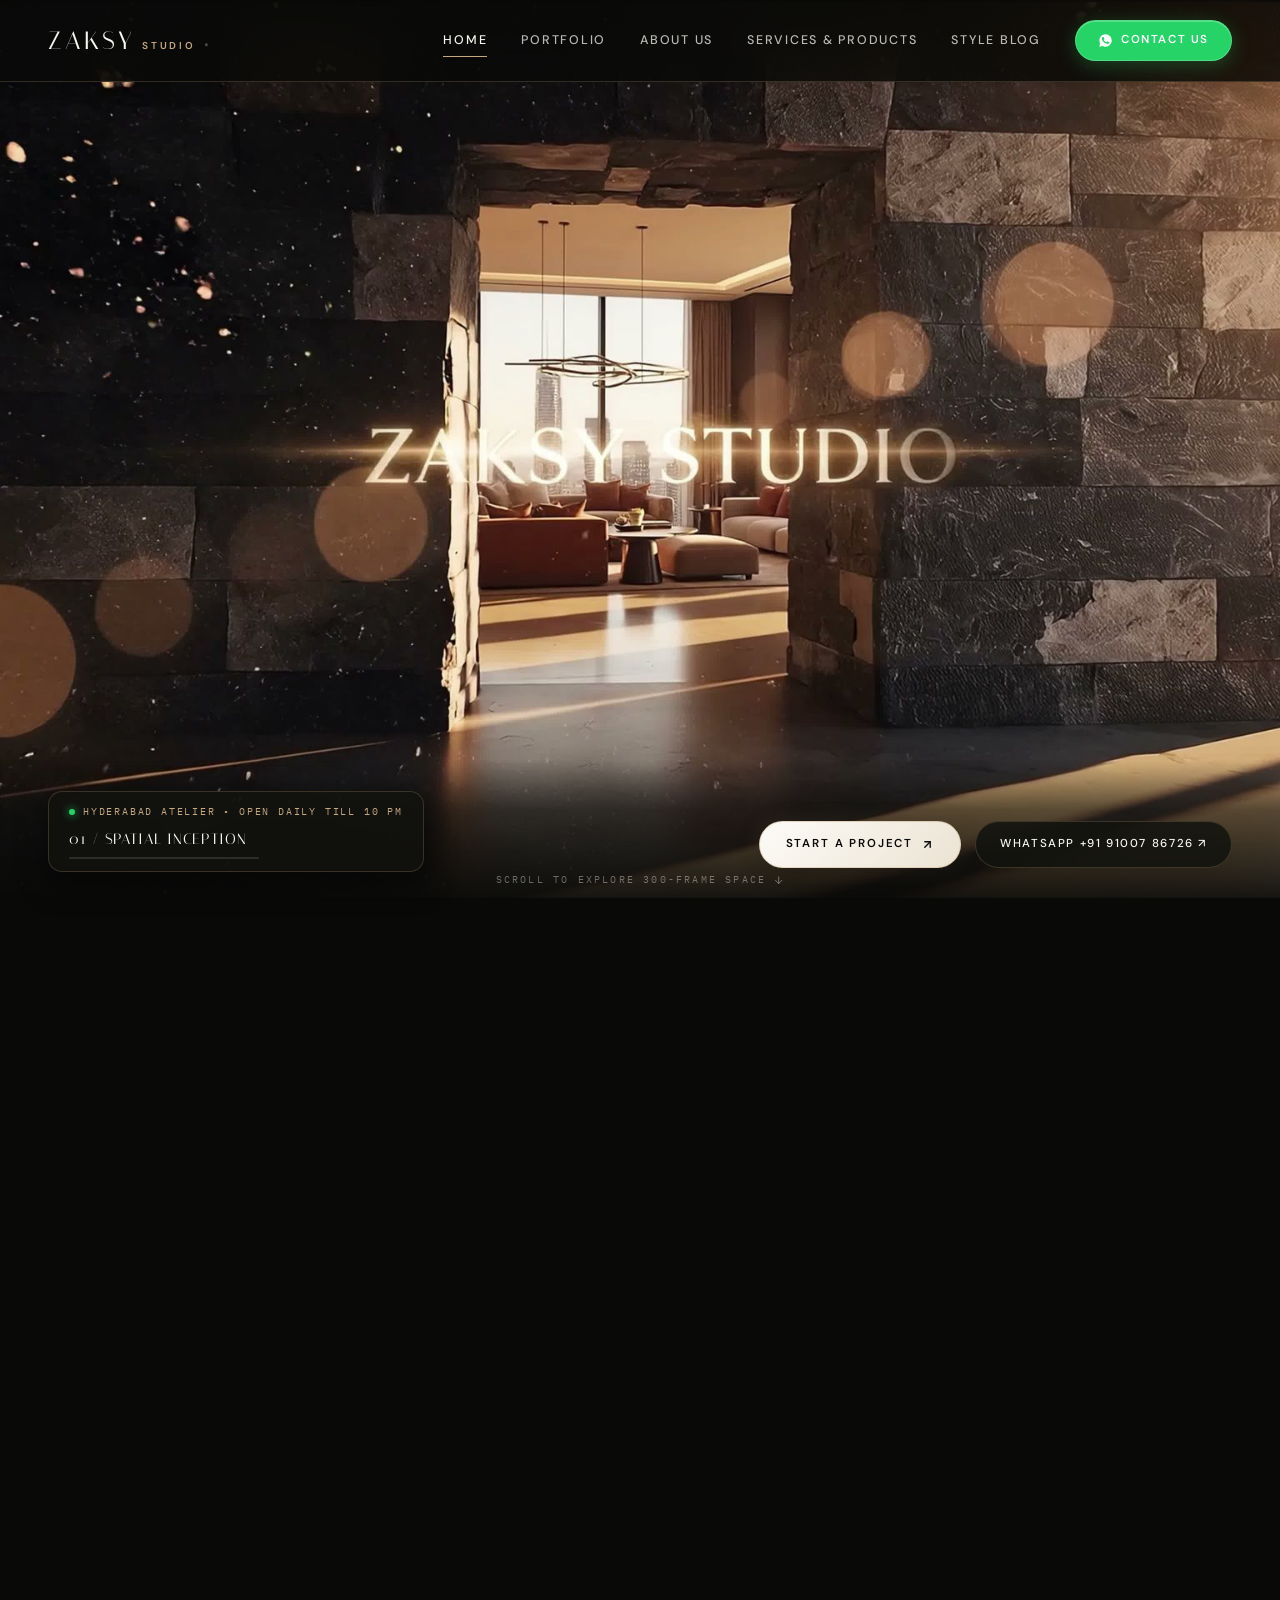
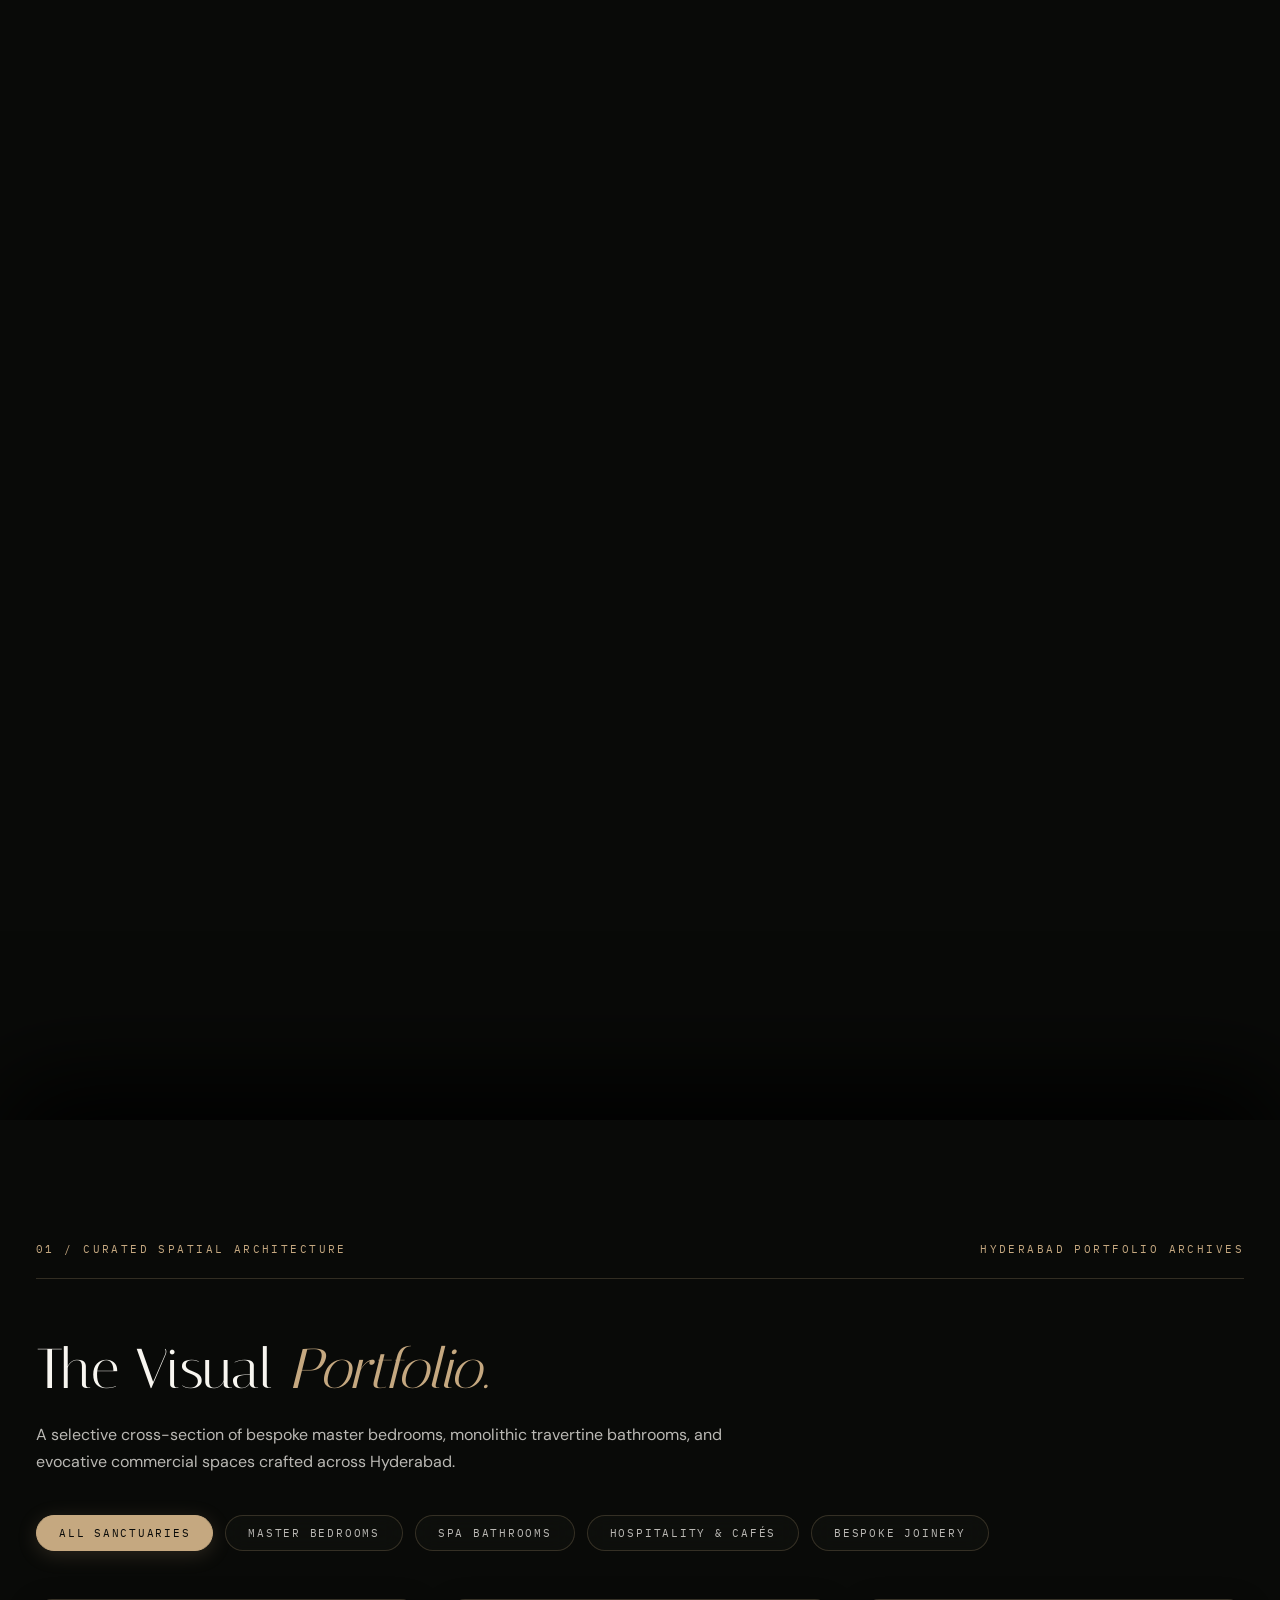
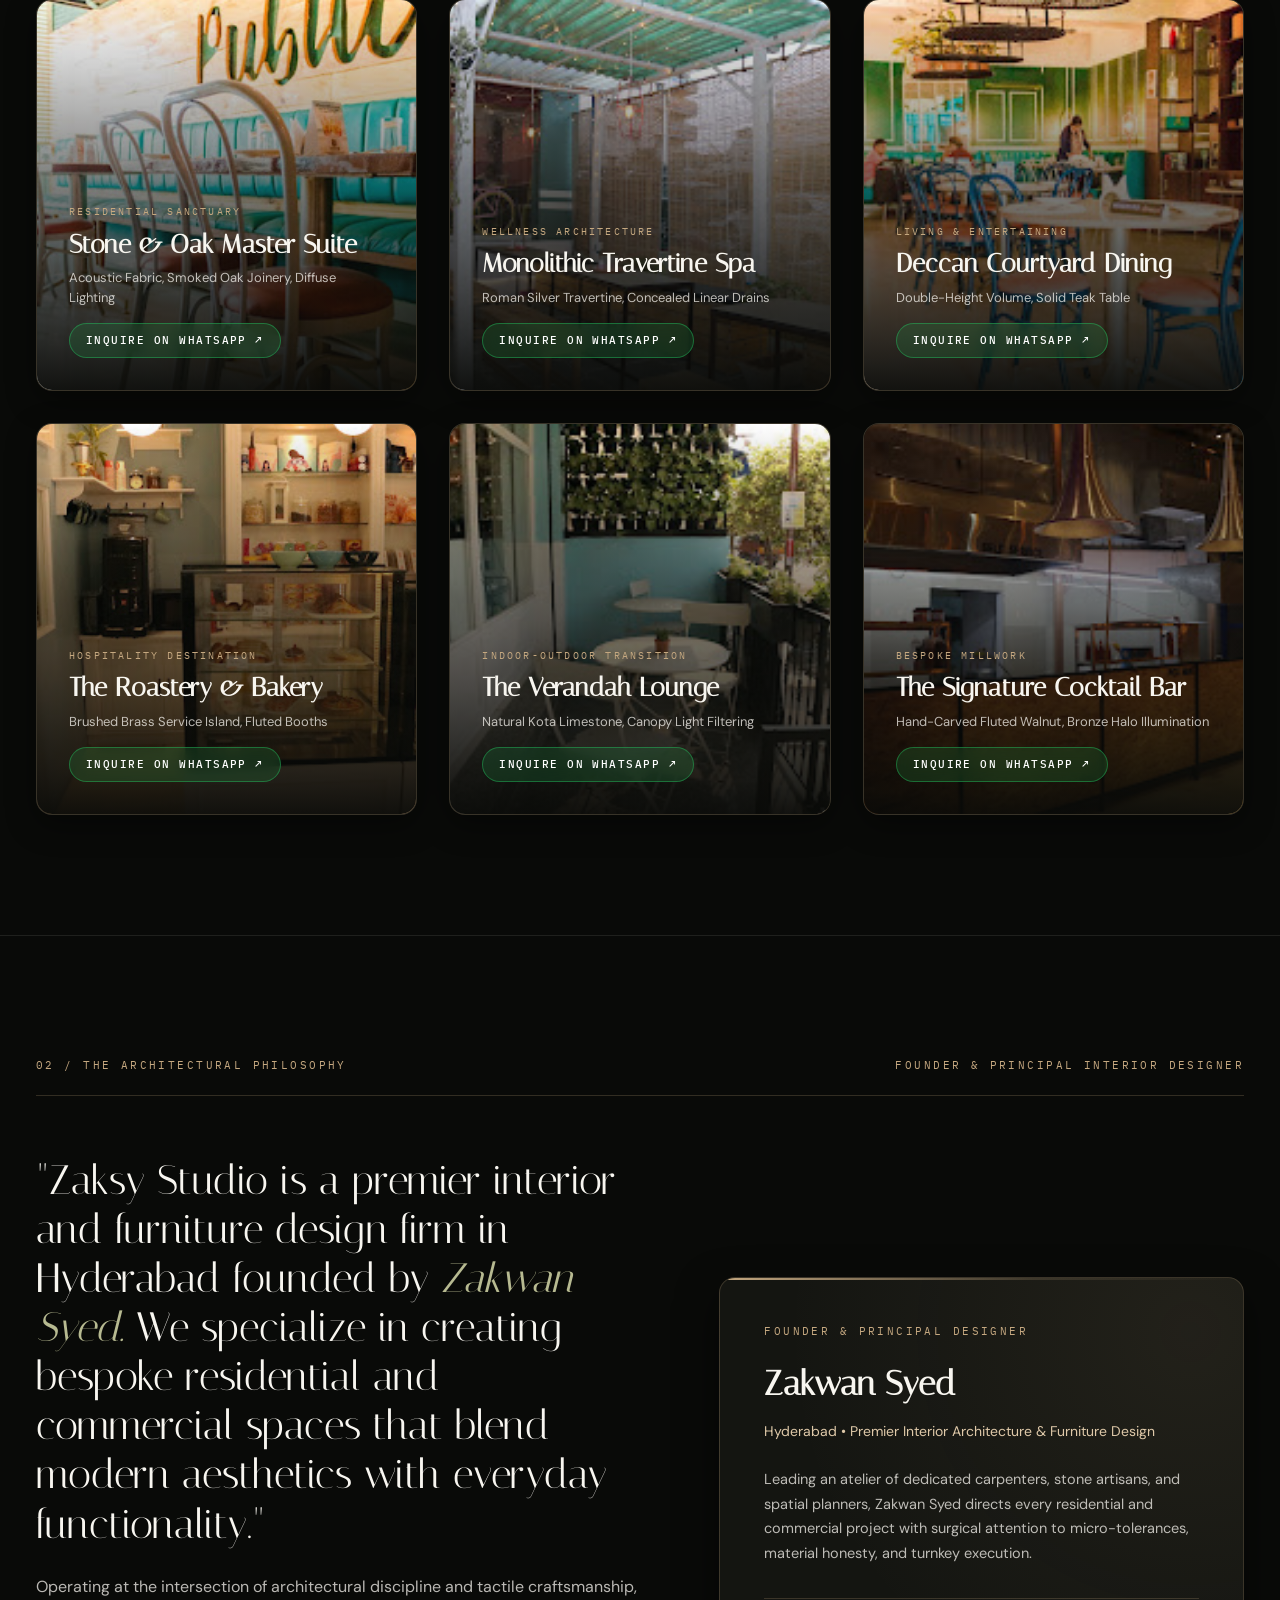
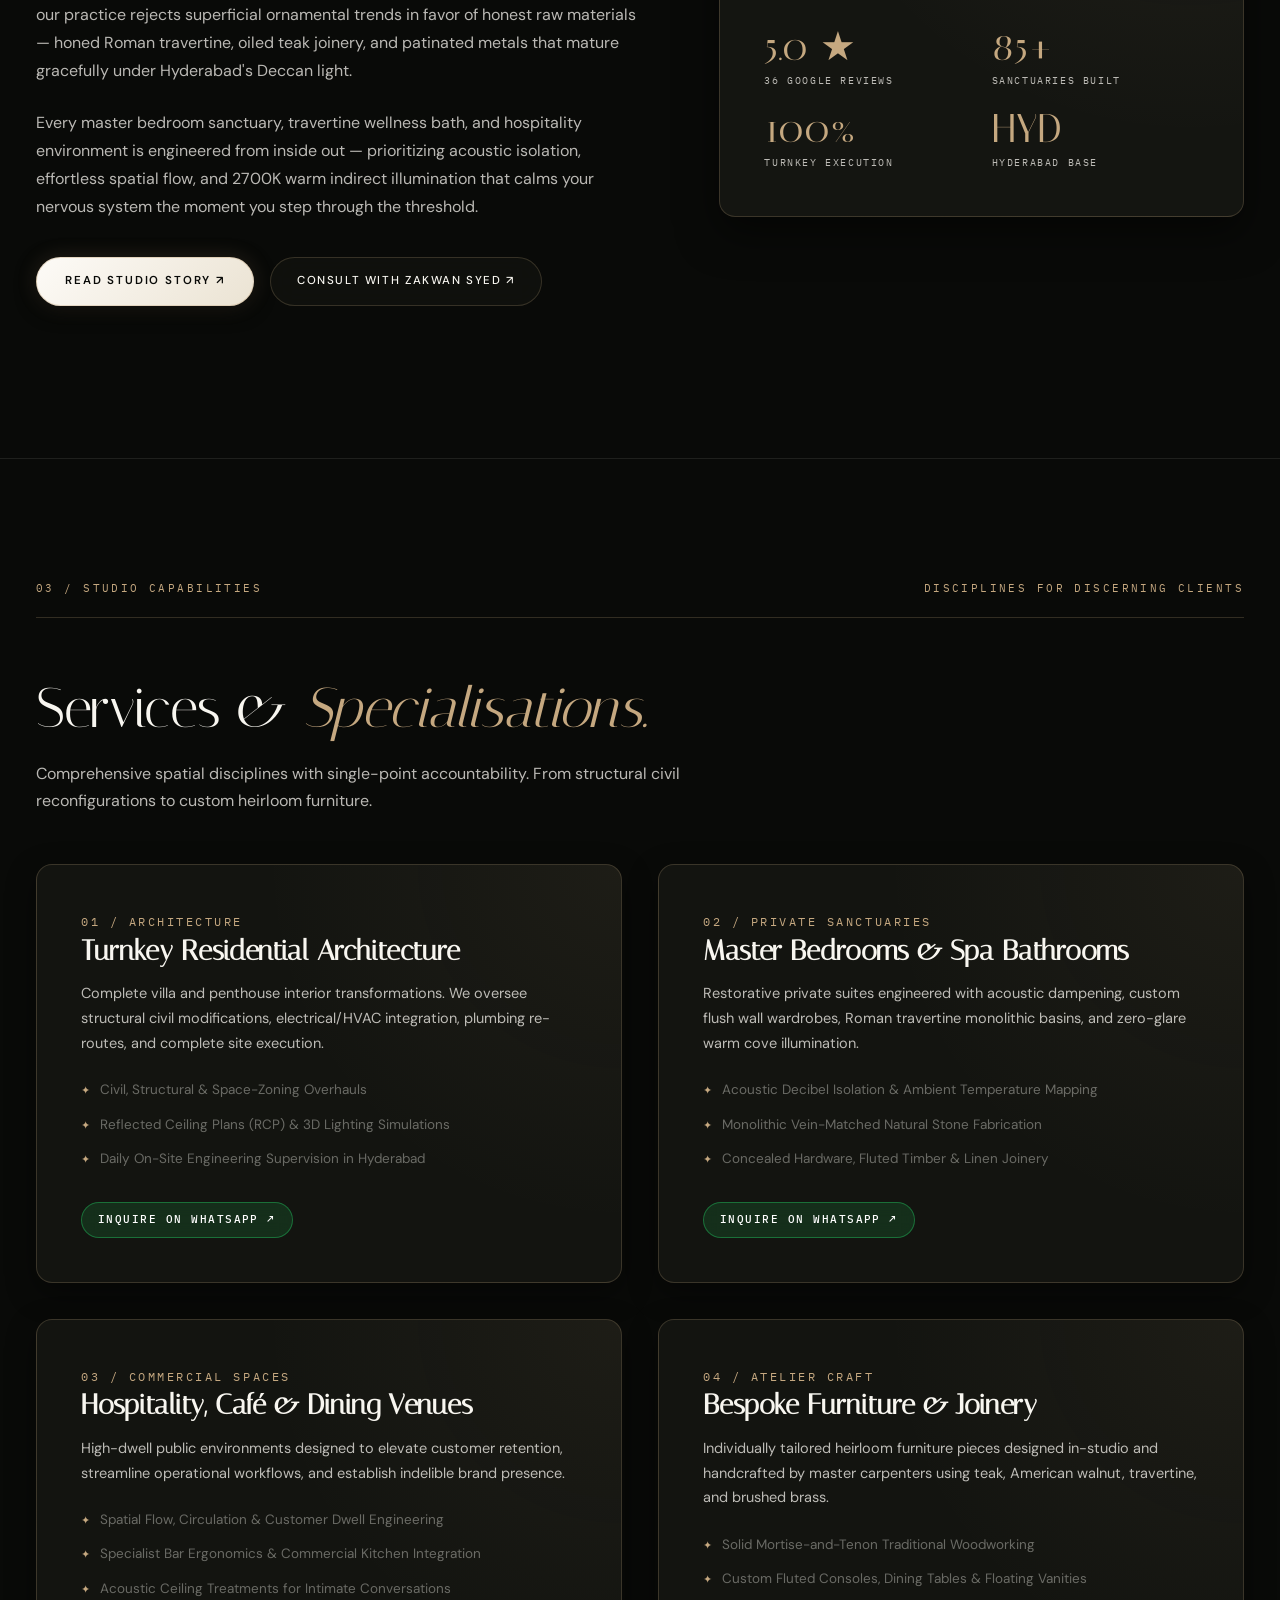
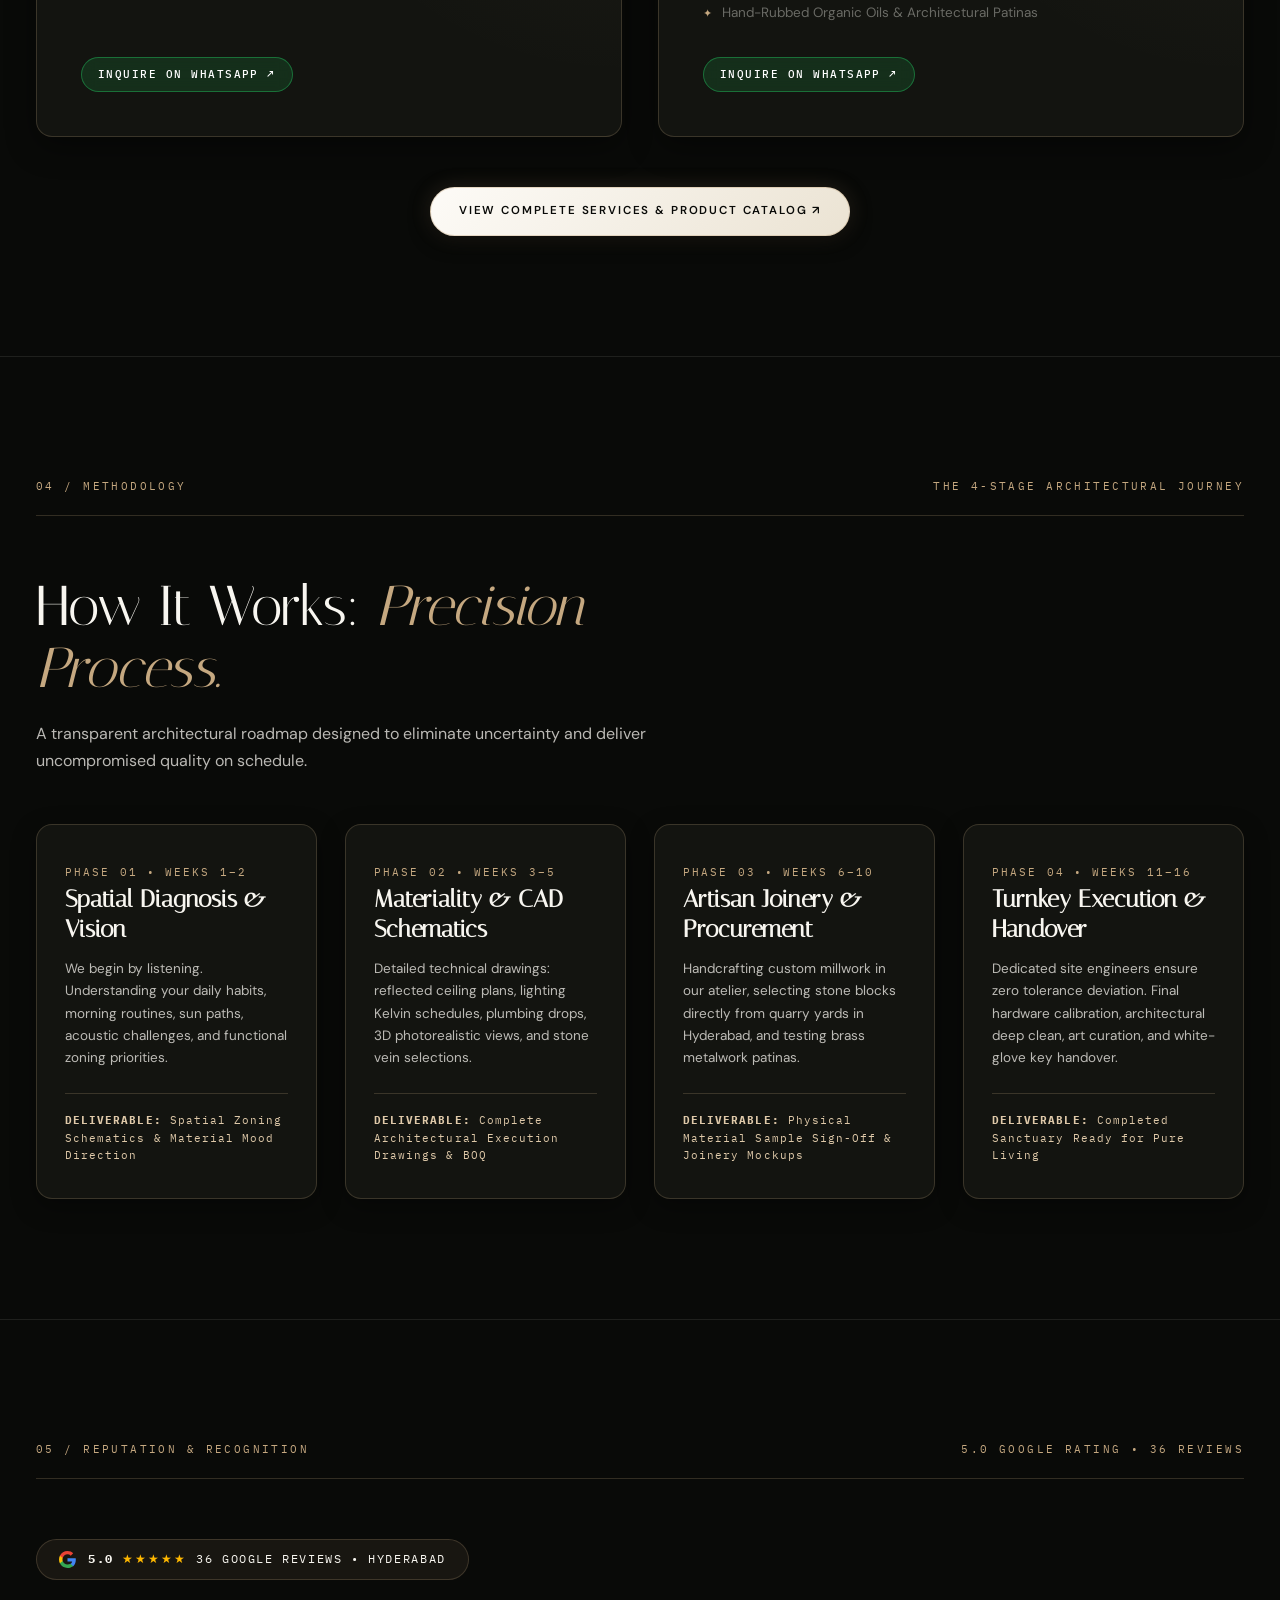
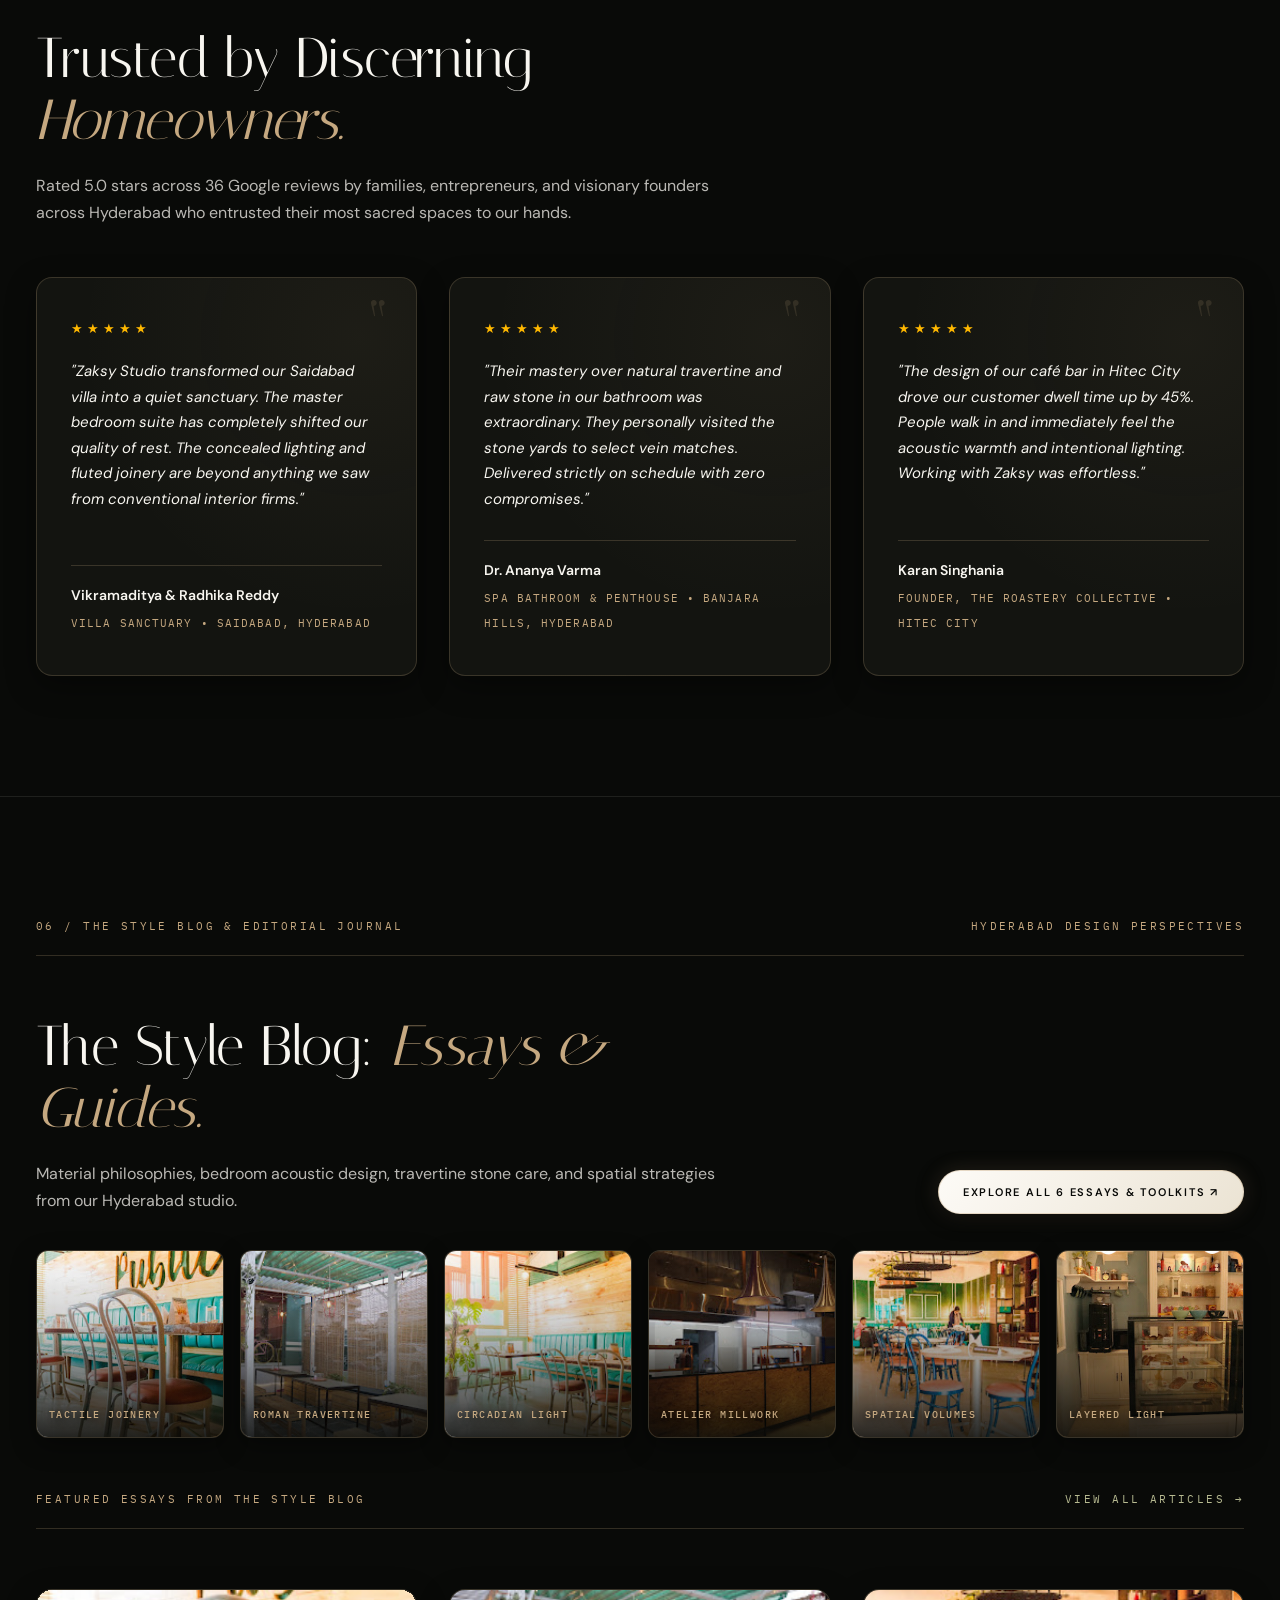
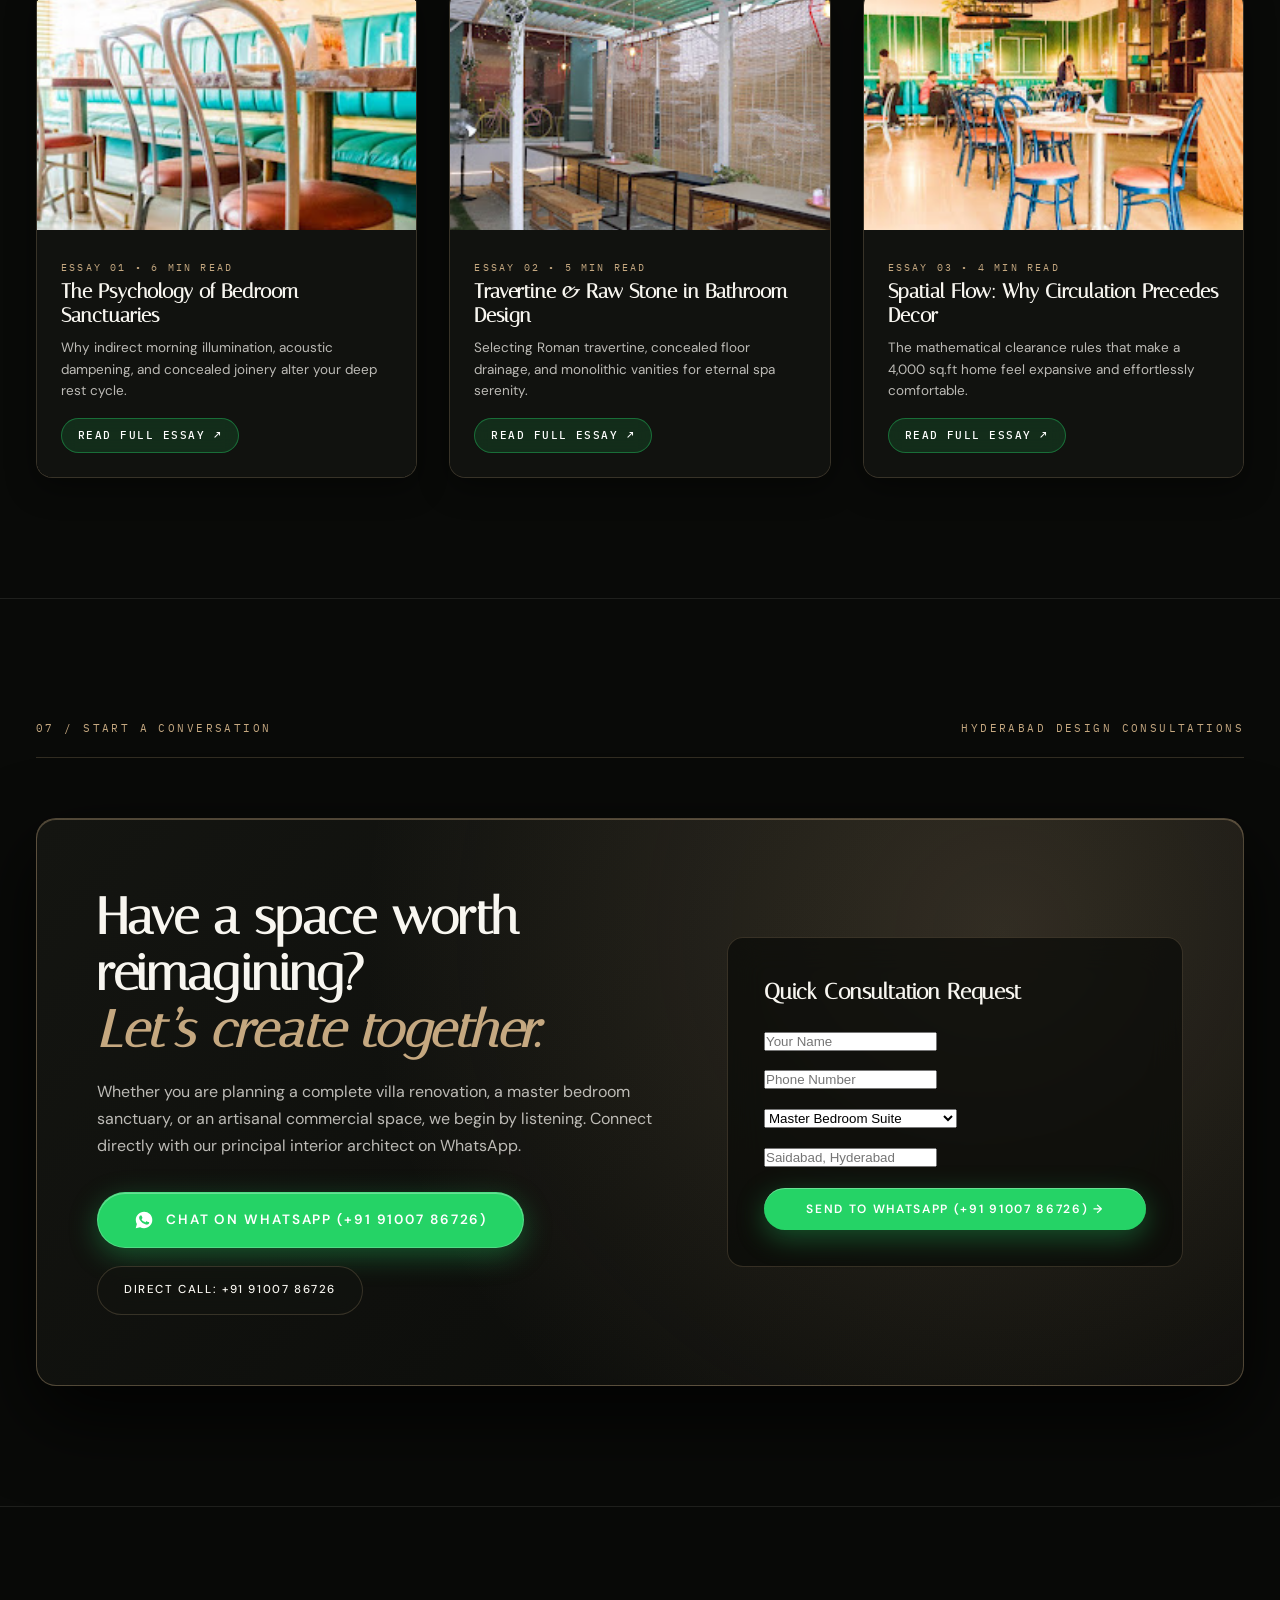
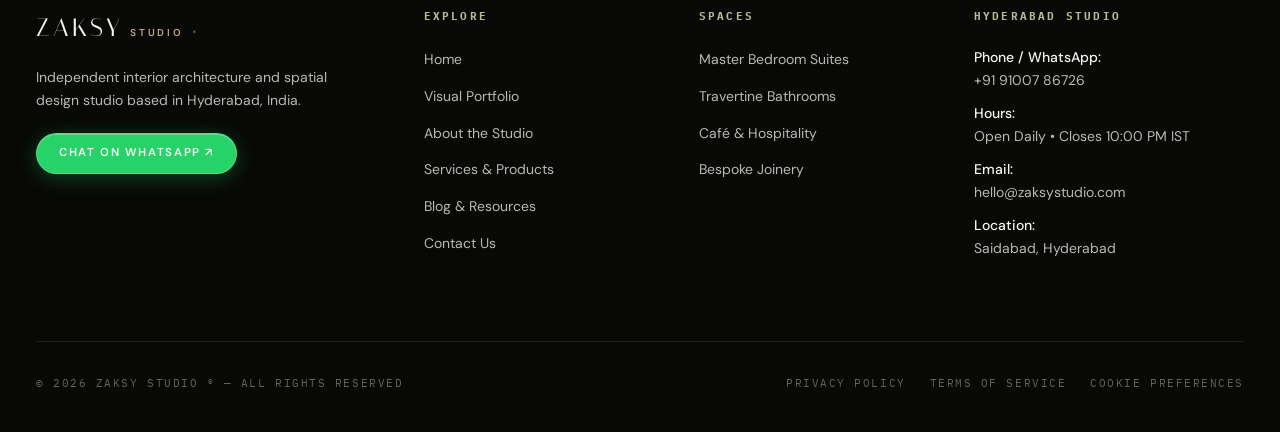
<file: index.html>
<!DOCTYPE html>
<html lang="en">
<head>
  <meta charset="UTF-8" />
  <meta name="viewport" content="width=device-width, initial-scale=1.0" />
  <title>ZAKSY STUDIO — Interior Architecture & Spatial Design | Hyderabad</title>
  <meta name="description" content="Zaksy Studio is an independent interior architecture and spatial design studio in Hyderabad, India. Specialising in bespoke master bedrooms, travertine bathrooms, and turnkey environments." />
  
  <!-- Premium Fonts -->
  <link rel="preconnect" href="https://fonts.googleapis.com">
  <link rel="preconnect" href="https://fonts.gstatic.com" crossorigin>
  <link href="https://fonts.googleapis.com/css2?family=DM+Sans:ital,opsz,wght@0,9..40,300..600;1,9..40,300..400&family=IBM+Plex+Mono:wght@400;500&family=Italiana&display=swap" rel="stylesheet">
  <link rel="stylesheet" href="styles.css" />

  <style>
    /* ====================================================================
       CINEMATIC HERO VIEWPORT & CANVAS STYLING
       The viewport stays 100% clean and unobstructed during the 300-frame scroll
       ==================================================================== */
    .hero-scroll-container {
      position: relative;
      width: 100%;
      height: 480vh;
      background: var(--bg-dark);
      touch-action: pan-y;
      -webkit-overflow-scrolling: touch;
    }

    @media (max-width: 768px) {
      .hero-scroll-container {
        height: 390vh; /* Perfectly tuned swipe travel for mobile touch screens */
        touch-action: pan-y;
      }
    }

    .hero-sticky-frame {
      position: sticky;
      top: 0;
      left: 0;
      width: 100vw;
      height: 100vh;
      height: 100dvh;
      overflow: hidden;
      z-index: 1;
      pointer-events: none;
      background: var(--bg-dark);
      contain: paint;
      transform: translateZ(0);
      will-change: transform;
    }

    #frameCanvas {
      width: 100%;
      height: 100%;
      display: block;
      transform: translate3d(0, 0, 0);
      backface-visibility: hidden;
      touch-action: pan-y;
      will-change: contents;
    }

    /* Bottom Docked Content (Headings & Dynamic CTA Buttons) */
    .bottom-dock {
      position: fixed;
      bottom: 0;
      left: 0;
      width: 100%;
      z-index: 20;
      pointer-events: none;
      padding: 30px 48px 28px 48px;
      background: linear-gradient(to top, rgba(9, 10, 8, 0.94) 0%, rgba(9, 10, 8, 0.6) 65%, transparent 100%);
      display: flex;
      justify-content: space-between;
      align-items: flex-end;
      gap: 24px;
      transition: opacity 0.35s ease, visibility 0.35s ease, transform 0.35s ease;
    }

    .bottom-dock.dock-hidden {
      opacity: 0;
      visibility: hidden;
      transform: translateY(20px);
      pointer-events: none;
    }

    /* Ambient Atelier Telemetry */
    .dock-meta-col {
      pointer-events: auto;
      display: flex;
      flex-direction: column;
      gap: 7px;
      background: rgba(18, 19, 15, 0.72);
      border: 1px solid var(--border-lux);
      backdrop-filter: blur(20px);
      -webkit-backdrop-filter: blur(20px);
      padding: 12px 20px;
      border-radius: 14px;
      box-shadow: 0 10px 30px rgba(0, 0, 0, 0.5);
    }

    .dock-atelier-tag {
      font-family: var(--font-mono);
      font-size: 10px;
      letter-spacing: 0.18em;
      text-transform: uppercase;
      color: var(--gold-champagne);
      display: flex;
      align-items: center;
      gap: 8px;
    }

    .live-pulse-dot {
      width: 6px;
      height: 6px;
      border-radius: 50%;
      background: #25D366;
      box-shadow: 0 0 8px #25D366;
      animation: livePulse 2s infinite ease-in-out;
    }

    @keyframes livePulse {
      0%, 100% { opacity: 1; transform: scale(1); }
      50% { opacity: 0.4; transform: scale(0.85); }
    }

    .dock-stage-display {
      display: flex;
      flex-direction: column;
      gap: 5px;
    }

    .dock-stage-label {
      font-family: var(--font-heading);
      font-size: 15px;
      letter-spacing: 0.06em;
      color: var(--ivory);
      text-transform: uppercase;
    }

    .dock-progress-track {
      width: 190px;
      height: 2px;
      background: rgba(248, 246, 240, 0.12);
      border-radius: 2px;
      overflow: hidden;
    }

    .dock-progress-fill {
      width: 0%;
      height: 100%;
      background: linear-gradient(90deg, var(--gold-champagne) 0%, #ede6d8 100%);
      transition: width 0.1s linear;
    }

    .dock-actions {
      display: flex;
      align-items: center;
      gap: 14px;
      pointer-events: auto;
      flex-shrink: 0;
      margin-bottom: 4px;
    }

    .cta-btn-primary {
      display: inline-flex;
      align-items: center;
      gap: 8px;
      background: linear-gradient(135deg, #fdfbf7 0%, #ebe3d3 100%);
      color: #090a08;
      font-family: var(--font-body);
      font-size: 11.5px;
      font-weight: 600;
      letter-spacing: 0.16em;
      text-transform: uppercase;
      text-decoration: none;
      padding: 13px 26px;
      border-radius: 999px;
      border: 1px solid rgba(197, 168, 128, 0.45);
      box-shadow: 0 4px 20px rgba(0, 0, 0, 0.5), 0 0 20px rgba(197, 168, 128, 0.18);
      transition: all 0.25s cubic-bezier(0.16, 1, 0.3, 1);
    }

    .cta-btn-primary:hover {
      background: #ffffff;
      transform: translateY(-2px);
      box-shadow: 0 8px 30px rgba(197, 168, 128, 0.32);
      border-color: var(--gold-champagne);
    }

    .cta-btn-primary:active {
      transform: scale(0.96);
      opacity: 0.92;
    }

    .cta-btn-primary svg {
      transition: transform 0.25s ease;
    }

    .cta-btn-primary:hover svg {
      transform: translate(2px, -2px);
    }

    .cta-btn-secondary {
      display: inline-flex;
      align-items: center;
      gap: 8px;
      background: rgba(18, 19, 15, 0.85);
      border: 1px solid var(--border-lux);
      color: var(--ivory);
      font-family: var(--font-body);
      font-size: 11.5px;
      font-weight: 500;
      letter-spacing: 0.14em;
      text-transform: uppercase;
      text-decoration: none;
      padding: 13px 24px;
      border-radius: 999px;
      backdrop-filter: blur(14px);
      -webkit-backdrop-filter: blur(14px);
      transition: all 0.25s ease;
    }

    .cta-btn-secondary:hover {
      background: rgba(25, 26, 21, 0.95);
      border-color: var(--gold-champagne);
      color: #ffffff;
    }

    .cta-btn-secondary:active {
      transform: scale(0.96);
      opacity: 0.92;
    }

    /* Scroll Prompt */
    .scroll-down-hint {
      position: absolute;
      bottom: 12px;
      left: 50%;
      transform: translateX(-50%);
      font-family: var(--font-mono);
      font-size: 10px;
      letter-spacing: 0.22em;
      text-transform: uppercase;
      color: rgba(245, 242, 235, 0.4);
      display: flex;
      align-items: center;
      gap: 6px;
      pointer-events: none;
    }

    @media (max-width: 860px) {
      .bottom-dock {
        flex-direction: column;
        align-items: stretch;
        padding: 14px 18px;
        padding-bottom: max(14px, env(safe-area-inset-bottom, 14px));
        gap: 10px;
      }
      .dock-meta-col {
        padding: 8px 14px;
        gap: 4px;
      }
      .dock-stage-label {
        font-size: 12px;
      }
      .dock-progress-track {
        width: 100%;
      }
      .dock-actions {
        width: 100%;
        display: flex;
        gap: 8px;
      }
      .cta-btn-primary {
        flex: 1.15;
        padding: 12px 14px;
        font-size: 11px;
        letter-spacing: 0.08em;
        justify-content: center;
        text-align: center;
      }
      .cta-btn-secondary {
        flex: 1;
        padding: 12px 12px;
        font-size: 11px;
        letter-spacing: 0.06em;
        justify-content: center;
        text-align: center;
      }
      .scroll-down-hint { display: none; }
    }

    @media (max-width: 480px) {
      .bottom-dock {
        padding: 10px 12px;
        padding-bottom: max(12px, env(safe-area-inset-bottom, 12px));
      }
      .dock-atelier-tag span:last-child {
        font-size: 8.5px;
      }
      .cta-btn-primary, .cta-btn-secondary {
        padding: 11px 8px;
        font-size: 10px;
        letter-spacing: 0.04em;
      }
    }

    @media (max-height: 500px) and (orientation: landscape) {
      .bottom-dock {
        padding: 8px 18px;
        padding-bottom: max(8px, env(safe-area-inset-bottom, 8px));
      }
      .dock-actions {
        margin-bottom: 0;
        gap: 8px;
      }
      .cta-btn-primary, .cta-btn-secondary {
        padding: 8px 14px;
        font-size: 10px;
      }
    }
  </style>
</head>
<body>

  <!-- ====================================================================
       TOP SITE HEADER NAVIGATION
       ==================================================================== -->
  <header class="site-header">
    <a href="index.html" class="brand-wordmark" aria-label="Zaksy Studio home">
      zaksy<span>STUDIO</span><sup>®</sup>
    </a>

    <nav class="main-nav" id="mainNav">
      <a href="index.html" class="nav-link active">Home</a>
      <a href="#portfolio" class="nav-link">Portfolio</a>
      <a href="about.html" class="nav-link">About Us</a>
      <a href="services.html" class="nav-link">Services & Products</a>
      <a href="#style-blog" class="nav-link">Style Blog</a>
      <a href="https://wa.me/919100786726?text=Hi%20Zaksy%20Studio%2C%20I%20would%20like%20to%20discuss%20an%20interior%20architecture%20project." target="_blank" rel="noopener noreferrer" class="whatsapp-nav-btn">
        <svg viewBox="0 0 24 24"><path d="M12.04 2c-5.46 0-9.91 4.45-9.91 9.91 0 1.75.46 3.45 1.32 4.95L2.05 22l5.25-1.38c1.45.79 3.08 1.21 4.74 1.21 5.46 0 9.91-4.45 9.91-9.91 0-2.65-1.03-5.14-2.9-7.01A9.816 9.816 0 0 0 12.04 2zm5.79 14.16c-.24.68-1.39 1.3-1.92 1.37-.51.08-1.15.11-3.69-.94-2.88-1.19-4.73-4.14-4.88-4.33-.14-.19-1.18-1.57-1.18-2.99 0-1.42.74-2.12 1-2.41.26-.29.58-.36.78-.36.19 0 .39.01.56.02.18.01.42-.07.65.49.24.58.82 2 .89 2.15.07.15.12.33.02.53-.1.19-.15.31-.3.48-.15.17-.31.38-.45.51-.15.14-.3.3-.13.6.17.29.77 1.27 1.66 2.05 1.14 1.01 2.1 1.33 2.4 1.48.29.15.46.12.63-.07.17-.19.73-.85.93-1.14.2-.29.4-.24.68-.14.28.1.78.84 2.15 1.07.28.05.47.08.57.23.09.15.09.87-.15 1.55z"/></svg>
        Contact Us
      </a>
    </nav>

    <button class="mobile-toggle" id="mobileToggle" aria-label="Toggle menu">
      <svg width="24" height="24" viewBox="0 0 24 24" fill="none" stroke="currentColor" stroke-width="2"><line x1="3" y1="12" x2="21" y2="12"></line><line x1="3" y1="6" x2="21" y2="6"></line><line x1="3" y1="18" x2="21" y2="18"></line></svg>
    </button>
  </header>

  <!-- ====================================================================
       SECTION 1: THE CINEMATIC HERO SECTION (300-FRAME SCROLL SEQUENCE)
       Unobstructed pure animation view; text and CTAs strictly bottom docked
       ==================================================================== -->
  <section class="hero-scroll-container" id="heroTrack" aria-label="Cinematic Interior Animation">
    <div class="hero-sticky-frame">
      <canvas id="frameCanvas"></canvas>
    </div>

    <!-- Bottom Docked Architectural Command Console (Direct WhatsApp) -->
    <aside class="bottom-dock" id="bottomDock" aria-label="Project Actions">
      <!-- Left: Ambient Atelier Telemetry & Dynamic Sequence Progress -->
      <div class="dock-meta-col">
        <div class="dock-atelier-tag">
          <span class="live-pulse-dot"></span>
          <span>HYDERABAD ATELIER • OPEN DAILY TILL 10 PM</span>
        </div>
        <div class="dock-stage-display">
          <span class="dock-stage-label" id="dockStageLabel">01 / SPATIAL INCEPTION</span>
          <div class="dock-progress-track">
            <div class="dock-progress-fill" id="dockProgressFill"></div>
          </div>
        </div>
      </div>

      <!-- Right: All CTA Buttons Grouped Cleanly at Bottom Side (Direct WhatsApp) -->
      <div class="dock-actions">
        <a href="https://wa.me/919100786726?text=Hi%20Zaksy%20Studio%2C%20I%20would%20like%20to%20discuss%20an%20interior%20design%20project." target="_blank" rel="noopener noreferrer" class="cta-btn-primary" id="primaryCta">
          Start a Project
          <svg width="13" height="13" viewBox="0 0 24 24" fill="none" stroke="currentColor" stroke-width="2.5" stroke-linecap="round" stroke-linejoin="round"><line x1="7" y1="17" x2="17" y2="7"></line><polyline points="7 7 17 7 17 17"></polyline></svg>
        </a>
        <a href="https://wa.me/919100786726?text=Hello%20Zaksy%20Studio%2C%20I%20would%20like%20to%20chat%20about%20your%20services." target="_blank" rel="noopener noreferrer" class="cta-btn-secondary" id="secondaryCta">
          WhatsApp +91 91007 86726 ↗
        </a>
      </div>

      <div class="scroll-down-hint">
        <span>Scroll to Explore 300-Frame Space</span>
        <svg width="12" height="12" viewBox="0 0 24 24" fill="none" stroke="currentColor" stroke-width="2"><line x1="12" y1="5" x2="12" y2="19"></line><polyline points="19 12 12 19 5 12"></polyline></svg>
      </div>
    </aside>
  </section>

  <!-- ====================================================================
       SECTIONS 2 - 8: THE COMPLETE EDITORIAL HOMEPAGE ARCHITECTURE
       Smoothly slides over the hero once 300-frame animation concludes
       ==================================================================== -->
  <div class="homepage-content">

    <!-- ====================================================================
         SECTION 2: THE VISUAL PORTFOLIO / GALLERY GRID
         ==================================================================== -->
    <section class="home-section" id="portfolio">
      <div class="container">
        <div class="section-meta-label">
          <span>01 / CURATED SPATIAL ARCHITECTURE</span>
          <span>HYDERABAD PORTFOLIO ARCHIVES</span>
        </div>

        <div style="max-width: 720px; margin-bottom: 40px;">
          <h2 class="section-title">The Visual <em>Portfolio.</em></h2>
          <p style="font-size: 16px; color: var(--ivory-muted); line-height: 1.7;">
            A selective cross-section of bespoke master bedrooms, monolithic travertine bathrooms, and evocative commercial spaces crafted across Hyderabad.
          </p>
        </div>

        <!-- Filter Pill Tabs -->
        <div class="portfolio-filter-bar">
          <button class="filter-btn active" data-filter="all">All Sanctuaries</button>
          <button class="filter-btn" data-filter="bedrooms">Master Bedrooms</button>
          <button class="filter-btn" data-filter="bathrooms">Spa Bathrooms</button>
          <button class="filter-btn" data-filter="hospitality">Hospitality & Cafés</button>
          <button class="filter-btn" data-filter="joinery">Bespoke Joinery</button>
        </div>

        <!-- Visual Grid -->
        <div class="portfolio-grid" id="portfolioGrid">
          <!-- Item 1: Master Bedroom -->
          <article class="portfolio-item" data-category="bedrooms">
            <div class="portfolio-img-wrap">
              <img src="img/detail.jpg" alt="Stone and Oak Master Bedroom Sanctuary" loading="lazy" />
              <div class="portfolio-overlay">
                <span class="portfolio-cat">RESIDENTIAL SANCTUARY</span>
                <h3>Stone & Oak Master Suite</h3>
                <p class="portfolio-meta">Acoustic Fabric, Smoked Oak Joinery, Diffuse Lighting</p>
                <a href="https://wa.me/919100786726?text=Hi%20Zaksy%20Studio%2C%20I%20am%20interested%20in%20a%20master%20bedroom%20design%20like%20the%20Stone%20and%20Oak%20Suite." target="_blank" rel="noopener noreferrer" class="portfolio-wa-link">
                  Inquire on WhatsApp ↗
                </a>
              </div>
            </div>
          </article>

          <!-- Item 2: Spa Bathroom -->
          <article class="portfolio-item" data-category="bathrooms">
            <div class="portfolio-img-wrap">
              <img src="img/metal.jpg" alt="Monolithic Travertine Spa Bathroom" loading="lazy" />
              <div class="portfolio-overlay">
                <span class="portfolio-cat">WELLNESS ARCHITECTURE</span>
                <h3>Monolithic Travertine Spa</h3>
                <p class="portfolio-meta">Roman Silver Travertine, Concealed Linear Drains</p>
                <a href="https://wa.me/919100786726?text=Hi%20Zaksy%20Studio%2C%20I%20would%20like%20to%20discuss%20a%20travertine%20spa%20bathroom%20project." target="_blank" rel="noopener noreferrer" class="portfolio-wa-link">
                  Inquire on WhatsApp ↗
                </a>
              </div>
            </div>
          </article>

          <!-- Item 3: Courtyard Dining -->
          <article class="portfolio-item" data-category="bedrooms">
            <div class="portfolio-img-wrap">
              <img src="img/restaurant.jpg" alt="Courtyard Living and Dining" loading="lazy" />
              <div class="portfolio-overlay">
                <span class="portfolio-cat">LIVING & ENTERTAINING</span>
                <h3>Deccan Courtyard Dining</h3>
                <p class="portfolio-meta">Double-Height Volume, Solid Teak Table</p>
                <a href="https://wa.me/919100786726?text=Hi%20Zaksy%20Studio%2C%20I%20am%20interested%20in%20living%20and%20dining%20architecture." target="_blank" rel="noopener noreferrer" class="portfolio-wa-link">
                  Inquire on WhatsApp ↗
                </a>
              </div>
            </div>
          </article>

          <!-- Item 4: Café Roastery -->
          <article class="portfolio-item" data-category="hospitality">
            <div class="portfolio-img-wrap">
              <img src="img/bakery.jpg" alt="Artisanal Bakery & Specialty Roastery" loading="lazy" />
              <div class="portfolio-overlay">
                <span class="portfolio-cat">HOSPITALITY DESTINATION</span>
                <h3>The Roastery & Bakery</h3>
                <p class="portfolio-meta">Brushed Brass Service Island, Fluted Booths</p>
                <a href="https://wa.me/919100786726?text=Hi%20Zaksy%20Studio%2C%20I%20am%20planning%20a%20cafe%20or%20hospitality%20venue." target="_blank" rel="noopener noreferrer" class="portfolio-wa-link">
                  Inquire on WhatsApp ↗
                </a>
              </div>
            </div>
          </article>

          <!-- Item 5: Verandah Lounge -->
          <article class="portfolio-item" data-category="hospitality">
            <div class="portfolio-img-wrap">
              <img src="img/outdoor.jpg" alt="Sunlit Verandah & Courtyard Lounge" loading="lazy" />
              <div class="portfolio-overlay">
                <span class="portfolio-cat">INDOOR-OUTDOOR TRANSITION</span>
                <h3>The Verandah Lounge</h3>
                <p class="portfolio-meta">Natural Kota Limestone, Canopy Light Filtering</p>
                <a href="https://wa.me/919100786726?text=Hi%20Zaksy%20Studio%2C%20I%20want%20to%20discuss%20an%20outdoor%20or%20verandah%20lounge." target="_blank" rel="noopener noreferrer" class="portfolio-wa-link">
                  Inquire on WhatsApp ↗
                </a>
              </div>
            </div>
          </article>

          <!-- Item 6: Signature Bar & Joinery -->
          <article class="portfolio-item" data-category="joinery">
            <div class="portfolio-img-wrap">
              <img src="img/counter.jpg" alt="Signature Bar and Custom Fluted Millwork" loading="lazy" />
              <div class="portfolio-overlay">
                <span class="portfolio-cat">BESPOKE MILLWORK</span>
                <h3>The Signature Cocktail Bar</h3>
                <p class="portfolio-meta">Hand-Carved Fluted Walnut, Bronze Halo Illumination</p>
                <a href="https://wa.me/919100786726?text=Hi%20Zaksy%20Studio%2C%20I%20am%20looking%20for%20custom%20bar%20joinery%20and%20furniture." target="_blank" rel="noopener noreferrer" class="portfolio-wa-link">
                  Inquire on WhatsApp ↗
                </a>
              </div>
            </div>
          </article>
        </div>
      </div>
    </section>

    <!-- ====================================================================
         SECTION 3: THE PHILOSOPHY / MEET THE DESIGNER
         ==================================================================== -->
    <section class="home-section" id="philosophy">
      <div class="container">
        <div class="section-meta-label">
          <span>02 / THE ARCHITECTURAL PHILOSOPHY</span>
          <span>FOUNDER & PRINCIPAL INTERIOR DESIGNER</span>
        </div>

        <div class="philosophy-layout">
          <!-- Left: Narrative & Manifesto -->
          <div class="philosophy-quote-box">
            <blockquote>
              "Zaksy Studio is a premier interior and furniture design firm in Hyderabad founded by <em>Zakwan Syed.</em> We specialize in creating bespoke residential and commercial spaces that blend modern aesthetics with everyday functionality."
            </blockquote>
            <p class="philosophy-lead">
              Operating at the intersection of architectural discipline and tactile craftsmanship, our practice rejects superficial ornamental trends in favor of honest raw materials — honed Roman travertine, oiled teak joinery, and patinated metals that mature gracefully under Hyderabad's Deccan light.
            </p>
            <p class="philosophy-lead">
              Every master bedroom sanctuary, travertine wellness bath, and hospitality environment is engineered from inside out — prioritizing acoustic isolation, effortless spatial flow, and 2700K warm indirect illumination that calms your nervous system the moment you step through the threshold.
            </p>
            <div style="margin-top: 36px; display: flex; gap: 16px; flex-wrap: wrap;">
              <a href="about.html" class="btn-primary">
                Read Studio Story ↗
              </a>
              <a href="https://wa.me/919100786726?text=Hello%20Zakwan%2C%20I%20would%20like%20to%20discuss%20an%20interior%20design%20project%20in%20Hyderabad." target="_blank" rel="noopener noreferrer" class="btn-secondary">
                Consult with Zakwan Syed ↗
              </a>
            </div>
          </div>

          <!-- Right: Designer & Studio Credentials Card -->
          <aside class="designer-card">
            <span class="designer-badge">FOUNDER & PRINCIPAL DESIGNER</span>
            <h3>Zakwan Syed</h3>
            <p class="designer-role">Hyderabad • Premier Interior Architecture & Furniture Design</p>
            <p style="font-size: 14.5px; color: var(--ivory-muted); line-height: 1.7;">
              Leading an atelier of dedicated carpenters, stone artisans, and spatial planners, Zakwan Syed directs every residential and commercial project with surgical attention to micro-tolerances, material honesty, and turnkey execution.
            </p>

            <div class="designer-stats-grid">
              <div class="stat-item">
                <div class="stat-num">5.0 ★</div>
                <div class="stat-lbl">36 Google Reviews</div>
              </div>
              <div class="stat-item">
                <div class="stat-num">85+</div>
                <div class="stat-lbl">Sanctuaries Built</div>
              </div>
              <div class="stat-item">
                <div class="stat-num">100%</div>
                <div class="stat-lbl">Turnkey Execution</div>
              </div>
              <div class="stat-item">
                <div class="stat-num">HYD</div>
                <div class="stat-lbl">Hyderabad Base</div>
              </div>
            </div>
          </aside>
        </div>
      </div>
    </section>

    <!-- ====================================================================
         SECTION 4: SERVICES & SPECIALISATIONS
         ==================================================================== -->
    <section class="home-section" id="services">
      <div class="container">
        <div class="section-meta-label">
          <span>03 / STUDIO CAPABILITIES</span>
          <span>DISCIPLINES FOR DISCERNING CLIENTS</span>
        </div>

        <div style="max-width: 700px; margin-bottom: 50px;">
          <h2 class="section-title">Services & <em>Specialisations.</em></h2>
          <p style="font-size: 16px; color: var(--ivory-muted); line-height: 1.7;">
            Comprehensive spatial disciplines with single-point accountability. From structural civil reconfigurations to custom heirloom furniture.
          </p>
        </div>

        <div class="services-card-grid">
          <!-- Service 1: Turnkey Residential -->
          <div class="service-box-lux">
            <div>
              <span class="service-num">01 / ARCHITECTURE</span>
              <h3>Turnkey Residential Architecture</h3>
              <p>
                Complete villa and penthouse interior transformations. We oversee structural civil modifications, electrical/HVAC integration, plumbing re-routes, and complete site execution.
              </p>
              <ul class="service-checklist">
                <li>Civil, Structural & Space-Zoning Overhauls</li>
                <li>Reflected Ceiling Plans (RCP) & 3D Lighting Simulations</li>
                <li>Daily On-Site Engineering Supervision in Hyderabad</li>
              </ul>
            </div>
            <a href="https://wa.me/919100786726?text=Hi%20Zaksy%20Studio%2C%20I%20am%20interested%20in%20Turnkey%20Residential%20Architecture." target="_blank" rel="noopener noreferrer" class="portfolio-wa-link">
              Inquire on WhatsApp ↗
            </a>
          </div>

          <!-- Service 2: Bedroom & Bathroom Sanctuaries -->
          <div class="service-box-lux">
            <div>
              <span class="service-num">02 / PRIVATE SANCTUARIES</span>
              <h3>Master Bedrooms & Spa Bathrooms</h3>
              <p>
                Restorative private suites engineered with acoustic dampening, custom flush wall wardrobes, Roman travertine monolithic basins, and zero-glare warm cove illumination.
              </p>
              <ul class="service-checklist">
                <li>Acoustic Decibel Isolation & Ambient Temperature Mapping</li>
                <li>Monolithic Vein-Matched Natural Stone Fabrication</li>
                <li>Concealed Hardware, Fluted Timber & Linen Joinery</li>
              </ul>
            </div>
            <a href="https://wa.me/919100786726?text=Hi%20Zaksy%20Studio%2C%20I%20want%20to%20discuss%20Master%20Bedroom%20and%20Bathroom%20Sanctuaries." target="_blank" rel="noopener noreferrer" class="portfolio-wa-link">
              Inquire on WhatsApp ↗
            </a>
          </div>

          <!-- Service 3: Hospitality & Commercial -->
          <div class="service-box-lux">
            <div>
              <span class="service-num">03 / COMMERCIAL SPACES</span>
              <h3>Hospitality, Café & Dining Venues</h3>
              <p>
                High-dwell public environments designed to elevate customer retention, streamline operational workflows, and establish indelible brand presence.
              </p>
              <ul class="service-checklist">
                <li>Spatial Flow, Circulation & Customer Dwell Engineering</li>
                <li>Specialist Bar Ergonomics & Commercial Kitchen Integration</li>
                <li>Acoustic Ceiling Treatments for Intimate Conversations</li>
              </ul>
            </div>
            <a href="https://wa.me/919100786726?text=Hi%20Zaksy%20Studio%2C%20I%20need%20design%20consultancy%20for%20a%20hospitality%20venue." target="_blank" rel="noopener noreferrer" class="portfolio-wa-link">
              Inquire on WhatsApp ↗
            </a>
          </div>

          <!-- Service 4: Bespoke Products & Joinery -->
          <div class="service-box-lux">
            <div>
              <span class="service-num">04 / ATELIER CRAFT</span>
              <h3>Bespoke Furniture & Joinery</h3>
              <p>
                Individually tailored heirloom furniture pieces designed in-studio and handcrafted by master carpenters using teak, American walnut, travertine, and brushed brass.
              </p>
              <ul class="service-checklist">
                <li>Solid Mortise-and-Tenon Traditional Woodworking</li>
                <li>Custom Fluted Consoles, Dining Tables & Floating Vanities</li>
                <li>Hand-Rubbed Organic Oils & Architectural Patinas</li>
              </ul>
            </div>
            <a href="https://wa.me/919100786726?text=Hi%20Zaksy%20Studio%2C%20I%20would%20like%20to%20inquire%20about%20custom%20furniture%20and%20joinery." target="_blank" rel="noopener noreferrer" class="portfolio-wa-link">
              Inquire on WhatsApp ↗
            </a>
          </div>
        </div>

        <div style="text-align: center; margin-top: 50px;">
          <a href="services.html" class="btn-primary">
            View Complete Services & Product Catalog ↗
          </a>
        </div>
      </div>
    </section>

    <!-- ====================================================================
         SECTION 5: THE DESIGN PROCESS (HOW IT WORKS)
         ==================================================================== -->
    <section class="home-section" id="process">
      <div class="container">
        <div class="section-meta-label">
          <span>04 / METHODOLOGY</span>
          <span>THE 4-STAGE ARCHITECTURAL JOURNEY</span>
        </div>

        <div style="max-width: 680px; margin-bottom: 40px;">
          <h2 class="section-title">How It Works: <em>Precision Process.</em></h2>
          <p style="font-size: 16px; color: var(--ivory-muted); line-height: 1.7;">
            A transparent architectural roadmap designed to eliminate uncertainty and deliver uncompromised quality on schedule.
          </p>
        </div>

        <div class="process-steps-track">
          <!-- Step 1 -->
          <div class="process-step-box">
            <div>
              <span class="step-phase-pill">PHASE 01 • WEEKS 1–2</span>
              <h3>Spatial Diagnosis & Vision</h3>
              <p>
                We begin by listening. Understanding your daily habits, morning routines, sun paths, acoustic challenges, and functional zoning priorities.
              </p>
            </div>
            <div class="step-deliverable">
              <strong>DELIVERABLE:</strong> Spatial Zoning Schematics & Material Mood Direction
            </div>
          </div>

          <!-- Step 2 -->
          <div class="process-step-box">
            <div>
              <span class="step-phase-pill">PHASE 02 • WEEKS 3–5</span>
              <h3>Materiality & CAD Schematics</h3>
              <p>
                Detailed technical drawings: reflected ceiling plans, lighting Kelvin schedules, plumbing drops, 3D photorealistic views, and stone vein selections.
              </p>
            </div>
            <div class="step-deliverable">
              <strong>DELIVERABLE:</strong> Complete Architectural Execution Drawings & BOQ
            </div>
          </div>

          <!-- Step 3 -->
          <div class="process-step-box">
            <div>
              <span class="step-phase-pill">PHASE 03 • WEEKS 6–10</span>
              <h3>Artisan Joinery & Procurement</h3>
              <p>
                Handcrafting custom millwork in our atelier, selecting stone blocks directly from quarry yards in Hyderabad, and testing brass metalwork patinas.
              </p>
            </div>
            <div class="step-deliverable">
              <strong>DELIVERABLE:</strong> Physical Material Sample Sign-Off & Joinery Mockups
            </div>
          </div>

          <!-- Step 4 -->
          <div class="process-step-box">
            <div>
              <span class="step-phase-pill">PHASE 04 • WEEKS 11–16</span>
              <h3>Turnkey Execution & Handover</h3>
              <p>
                Dedicated site engineers ensure zero tolerance deviation. Final hardware calibration, architectural deep clean, art curation, and white-glove key handover.
              </p>
            </div>
            <div class="step-deliverable">
              <strong>DELIVERABLE:</strong> Completed Sanctuary Ready for Pure Living
            </div>
          </div>
        </div>
      </div>
    </section>

    <!-- ====================================================================
         SECTION 6: CLIENT TESTIMONIALS & GOOGLE REVIEWS
         ==================================================================== -->
    <section class="home-section" id="testimonials">
      <div class="container">
        <div class="section-meta-label">
          <span>05 / REPUTATION & RECOGNITION</span>
          <span>5.0 GOOGLE RATING • 36 REVIEWS</span>
        </div>

        <!-- Google Reviews Verified Badge -->
        <div style="margin-bottom: 24px;">
          <a href="https://www.google.com/search?q=zaksy+studio" target="_blank" rel="noopener noreferrer" class="google-rating-badge" title="View 36 Google reviews for Zaksy Studio">
            <svg class="google-g" viewBox="0 0 24 24"><path fill="#4285F4" d="M23.745 12.27c0-.7-.06-1.4-.19-2.07H12v4.51h6.6c-.29 1.52-1.14 2.82-2.4 3.68v3.05h3.88c2.27-2.09 3.665-5.17 3.665-9.17z"/><path fill="#34A853" d="M12 24c3.24 0 5.95-1.08 7.93-2.91l-3.88-3.05c-1.08.72-2.45 1.16-4.05 1.16-3.12 0-5.77-2.1-6.72-4.93H1.25v3.15C3.26 21.41 7.33 24 12 24z"/><path fill="#FBBC05" d="M5.28 14.27c-.25-.72-.38-1.49-.38-2.27s.13-1.55.38-2.27V6.58H1.25C.45 8.18 0 9.99 0 12s.45 3.82 1.25 5.42l4.03-3.15z"/><path fill="#EA4335" d="M12 4.75c1.77 0 3.35.61 4.6 1.8l3.42-3.42C17.95 1.19 15.24 0 12 0 7.33 0 3.26 2.59 1.25 6.58l4.03 3.15c.95-2.83 3.6-4.98 6.72-4.98z"/></svg>
            <span><strong>5.0</strong> <span class="stars">★★★★★</span> 36 Google Reviews • Hyderabad</span>
          </a>
        </div>

        <div style="max-width: 680px; margin-bottom: 50px;">
          <h2 class="section-title">Trusted by Discerning <em>Homeowners.</em></h2>
          <p style="font-size: 16px; color: var(--ivory-muted); line-height: 1.7;">
            Rated 5.0 stars across 36 Google reviews by families, entrepreneurs, and visionary founders across Hyderabad who entrusted their most sacred spaces to our hands.
          </p>
        </div>

        <div class="testimonials-grid">
          <!-- Testimonial 1 -->
          <div class="testimonial-card-lux">
            <div class="testimonial-rating">★★★★★</div>
            <p>
              "Zaksy Studio transformed our Saidabad villa into a quiet sanctuary. The master bedroom suite has completely shifted our quality of rest. The concealed lighting and fluted joinery are beyond anything we saw from conventional interior firms."
            </p>
            <div class="testimonial-author-meta">
              <strong>Vikramaditya & Radhika Reddy</strong>
              <span>Villa Sanctuary • Saidabad, Hyderabad</span>
            </div>
          </div>

          <!-- Testimonial 2 -->
          <div class="testimonial-card-lux">
            <div class="testimonial-rating">★★★★★</div>
            <p>
              "Their mastery over natural travertine and raw stone in our bathroom was extraordinary. They personally visited the stone yards to select vein matches. Delivered strictly on schedule with zero compromises."
            </p>
            <div class="testimonial-author-meta">
              <strong>Dr. Ananya Varma</strong>
              <span>Spa Bathroom & Penthouse • Banjara Hills, Hyderabad</span>
            </div>
          </div>

          <!-- Testimonial 3 -->
          <div class="testimonial-card-lux">
            <div class="testimonial-rating">★★★★★</div>
            <p>
              "The design of our café bar in Hitec City drove our customer dwell time up by 45%. People walk in and immediately feel the acoustic warmth and intentional lighting. Working with Zaksy was effortless."
            </p>
            <div class="testimonial-author-meta">
              <strong>Karan Singhania</strong>
              <span>Founder, The Roastery Collective • Hitec City</span>
            </div>
          </div>
        </div>
      </div>
    </section>

    <!-- ====================================================================
         SECTION 7: THE STYLE BLOG & EDITORIAL JOURNAL
         Curated architectural essays, material guides, and spatial studies
         ==================================================================== -->
    <section class="home-section" id="style-blog">
      <div class="container">
        <div class="section-meta-label">
          <span>06 / THE STYLE BLOG & EDITORIAL JOURNAL</span>
          <span>HYDERABAD DESIGN PERSPECTIVES</span>
        </div>

        <div class="insta-header-strip">
          <div style="max-width: 680px;">
            <h2 class="section-title">The Style Blog: <em>Essays & Guides.</em></h2>
            <p style="font-size: 16px; color: var(--ivory-muted); line-height: 1.7;">
              Material philosophies, bedroom acoustic design, travertine stone care, and spatial strategies from our Hyderabad studio.
            </p>
          </div>

          <!-- Direct Blog Link Button -->
          <a href="blog.html" class="btn-primary" style="font-size: 11px; padding: 12px 24px;">
            Explore All 6 Essays & Toolkits ↗
          </a>
        </div>

        <!-- Studio Material & Workshop Visual Strip -->
        <div class="insta-grid-6 editorial-photo-strip">
          <div class="insta-tile editorial-photo-tile">
            <img src="img/detail.jpg" alt="Joinery craftsmanship and acoustic linen wall in studio workshop" loading="lazy" />
            <div class="insta-tile-overlay editorial-photo-overlay">
              <span class="insta-tile-tag editorial-photo-tag">Tactile Joinery</span>
            </div>
          </div>

          <div class="insta-tile editorial-photo-tile">
            <img src="img/metal.jpg" alt="Travertine slab testing and water erosion resistance" loading="lazy" />
            <div class="insta-tile-overlay editorial-photo-overlay">
              <span class="insta-tile-tag editorial-photo-tag">Roman Travertine</span>
            </div>
          </div>

          <div class="insta-tile editorial-photo-tile">
            <img src="img/cafe.jpg" alt="Natural light casting through teak joinery in residential interior" loading="lazy" />
            <div class="insta-tile-overlay editorial-photo-overlay">
              <span class="insta-tile-tag editorial-photo-tag">Circadian Light</span>
            </div>
          </div>

          <div class="insta-tile editorial-photo-tile">
            <img src="img/counter.jpg" alt="Artisan hand-sanding fluted walnut cocktail counter" loading="lazy" />
            <div class="insta-tile-overlay editorial-photo-overlay">
              <span class="insta-tile-tag editorial-photo-tag">Atelier Millwork</span>
            </div>
          </div>

          <div class="insta-tile editorial-photo-tile">
            <img src="img/restaurant.jpg" alt="Kota limestone and double-height volume dining room" loading="lazy" />
            <div class="insta-tile-overlay editorial-photo-overlay">
              <span class="insta-tile-tag editorial-photo-tag">Spatial Volumes</span>
            </div>
          </div>

          <div class="insta-tile editorial-photo-tile">
            <img src="img/bakery.jpg" alt="Evening lighting check with 2700K warm cove fixtures" loading="lazy" />
            <div class="insta-tile-overlay editorial-photo-overlay">
              <span class="insta-tile-tag editorial-photo-tag">Layered Light</span>
            </div>
          </div>
        </div>

        <!-- Style Blog Editorial Cards -->
        <div class="section-meta-label" style="margin-top: 40px;">
          <span>FEATURED ESSAYS FROM THE STYLE BLOG</span>
          <span><a href="blog.html" style="color: var(--olive);">VIEW ALL ARTICLES →</a></span>
        </div>

        <div class="blog-cards-grid">
          <article class="portfolio-item">
            <div class="portfolio-img-wrap" style="height: 240px;">
              <img src="img/detail.jpg" alt="Bedroom Sanctuary Psychology" loading="lazy" />
            </div>
            <div style="padding: 24px; background: var(--bg-surface);">
              <span class="portfolio-cat">ESSAY 01 • 6 MIN READ</span>
              <h3 style="font-size: 20px; margin-bottom: 10px;">The Psychology of Bedroom Sanctuaries</h3>
              <p style="font-size: 13.5px; color: var(--ivory-muted); line-height: 1.6; margin-bottom: 16px;">
                Why indirect morning illumination, acoustic dampening, and concealed joinery alter your deep rest cycle.
              </p>
              <a href="blog.html" class="portfolio-wa-link">Read Full Essay ↗</a>
            </div>
          </article>

          <article class="portfolio-item">
            <div class="portfolio-img-wrap" style="height: 240px;">
              <img src="img/metal.jpg" alt="Travertine in Modern Bathrooms" loading="lazy" />
            </div>
            <div style="padding: 24px; background: var(--bg-surface);">
              <span class="portfolio-cat">ESSAY 02 • 5 MIN READ</span>
              <h3 style="font-size: 20px; margin-bottom: 10px;">Travertine & Raw Stone in Bathroom Design</h3>
              <p style="font-size: 13.5px; color: var(--ivory-muted); line-height: 1.6; margin-bottom: 16px;">
                Selecting Roman travertine, concealed floor drainage, and monolithic vanities for eternal spa serenity.
              </p>
              <a href="blog.html" class="portfolio-wa-link">Read Full Essay ↗</a>
            </div>
          </article>

          <article class="portfolio-item">
            <div class="portfolio-img-wrap" style="height: 240px;">
              <img src="img/restaurant-wide.jpg" alt="Spatial Flow in Residential Design" loading="lazy" />
            </div>
            <div style="padding: 24px; background: var(--bg-surface);">
              <span class="portfolio-cat">ESSAY 03 • 4 MIN READ</span>
              <h3 style="font-size: 20px; margin-bottom: 10px;">Spatial Flow: Why Circulation Precedes Decor</h3>
              <p style="font-size: 13.5px; color: var(--ivory-muted); line-height: 1.6; margin-bottom: 16px;">
                The mathematical clearance rules that make a 4,000 sq.ft home feel expansive and effortlessly comfortable.
              </p>
              <a href="blog.html" class="portfolio-wa-link">Read Full Essay ↗</a>
            </div>
          </article>
        </div>
      </div>
    </section>

    <!-- ====================================================================
         SECTION 8: THE CONSULTATIVE CLOSING CTA CARD
         Direct WhatsApp conversation, studio details, and consultation booking
         ==================================================================== -->
    <section class="home-section" id="contact" style="border-bottom: none;">
      <div class="container">
        <div class="section-meta-label">
          <span>07 / START A CONVERSATION</span>
          <span>HYDERABAD DESIGN CONSULTATIONS</span>
        </div>

        <div class="consultative-closing-card">
          <!-- Left Column: Vision & Direct Action -->
          <div class="closing-text-col">
            <h2>
              Have a space worth reimagining?<br>
              <em>Let’s create together.</em>
            </h2>
            <p>
              Whether you are planning a complete villa renovation, a master bedroom sanctuary, or an artisanal commercial space, we begin by listening. Connect directly with our principal interior architect on WhatsApp.
            </p>
            <div class="closing-action-group">
              <a href="https://wa.me/919100786726?text=Hi%20Zaksy%20Studio%2C%20I%20would%20like%20to%20book%20an%20interior%20architecture%20consultation." target="_blank" rel="noopener noreferrer" class="btn-whatsapp-large">
                <svg viewBox="0 0 24 24"><path d="M12.04 2c-5.46 0-9.91 4.45-9.91 9.91 0 1.75.46 3.45 1.32 4.95L2.05 22l5.25-1.38c1.45.79 3.08 1.21 4.74 1.21 5.46 0 9.91-4.45 9.91-9.91 0-2.65-1.03-5.14-2.9-7.01A9.816 9.816 0 0 0 12.04 2zm5.79 14.16c-.24.68-1.39 1.3-1.92 1.37-.51.08-1.15.11-3.69-.94-2.88-1.19-4.73-4.14-4.88-4.33-.14-.19-1.18-1.57-1.18-2.99 0-1.42.74-2.12 1-2.41.26-.29.58-.36.78-.36.19 0 .39.01.56.02.18.01.42-.07.65.49.24.58.82 2 .89 2.15.07.15.12.33.02.53-.1.19-.15.31-.3.48-.15.17-.31.38-.45.51-.15.14-.3.3-.13.6.17.29.77 1.27 1.66 2.05 1.14 1.01 2.1 1.33 2.4 1.48.29.15.46.12.63-.07.17-.19.73-.85.93-1.14.2-.29.4-.24.68-.14.28.1.78.84 2.15 1.07.28.05.47.08.57.23.09.15.09.87-.15 1.55z"/></svg>
                Chat on WhatsApp (+91 91007 86726)
              </a>
              <a href="tel:+919100786726" class="btn-secondary">
                Direct Call: +91 91007 86726
              </a>
            </div>
          </div>

          <!-- Right Column: Quick WhatsApp Consultation Form -->
          <div class="closing-info-box">
            <h4 style="font-family: var(--font-heading); font-size: 22px; margin-bottom: 18px; color: var(--ivory);">
              Quick Consultation Request
            </h4>
            <form id="quickConsultForm">
              <div style="margin-bottom: 14px;">
                <input type="text" id="qName" class="form-control" placeholder="Your Name" required />
              </div>
              <div style="margin-bottom: 14px;">
                <input type="tel" id="qPhone" class="form-control" placeholder="Phone Number" required />
              </div>
              <div style="margin-bottom: 14px;">
                <select id="qType" class="form-control form-select">
                  <option value="Master Bedroom Suite">Master Bedroom Suite</option>
                  <option value="Spa Bathroom Sanctuary">Spa Bathroom Sanctuary</option>
                  <option value="Full Villa Interior Architecture">Full Villa Interior Architecture</option>
                  <option value="Commercial / Café Space">Commercial / Café Space</option>
                  <option value="Bespoke Furniture & Joinery">Bespoke Furniture & Joinery</option>
                </select>
              </div>
              <div style="margin-bottom: 18px;">
                <input type="text" id="qLoc" class="form-control" placeholder="Saidabad, Hyderabad" />
              </div>
              <button type="submit" class="btn-whatsapp-large" style="width: 100%; border: none; cursor: pointer; padding: 13px 20px; font-size: 12px;">
                Send to WhatsApp (+91 91007 86726) →
              </button>
            </form>
          </div>
        </div>
      </div>
    </section>

    <!-- ====================================================================
         ARCHITECTURAL STUDIO FOOTER
         ==================================================================== -->
    <footer class="site-footer">
      <div class="container">
        <div class="footer-main-grid">
          <div class="footer-col">
            <a href="index.html" class="brand-wordmark" style="margin-bottom: 18px;">
              zaksy<span>STUDIO</span><sup>®</sup>
            </a>
            <p style="font-size: 14px; color: var(--ivory-muted); max-width: 320px; line-height: 1.6; margin-bottom: 22px;">
              Independent interior architecture and spatial design studio based in Hyderabad, India.
            </p>
            <a href="https://wa.me/919100786726?text=Hi%20Zaksy%20Studio%2C%20I%20would%20like%20to%20discuss%20a%20project." target="_blank" rel="noopener noreferrer" class="whatsapp-nav-btn">
              Chat on WhatsApp ↗
            </a>
          </div>

          <div class="footer-col">
            <h4>EXPLORE</h4>
            <ul class="footer-links">
              <li><a href="index.html">Home</a></li>
              <li><a href="#portfolio">Visual Portfolio</a></li>
              <li><a href="about.html">About the Studio</a></li>
              <li><a href="services.html">Services & Products</a></li>
              <li><a href="blog.html">Blog & Resources</a></li>
              <li><a href="contact.html">Contact Us</a></li>
            </ul>
          </div>

          <div class="footer-col">
            <h4>SPACES</h4>
            <ul class="footer-links">
              <li><a href="services.html#residential">Master Bedroom Suites</a></li>
              <li><a href="services.html#residential">Travertine Bathrooms</a></li>
              <li><a href="services.html#commercial">Café & Hospitality</a></li>
              <li><a href="services.html#products">Bespoke Joinery</a></li>
            </ul>
          </div>

          <div class="footer-col">
            <h4>HYDERABAD STUDIO</h4>
            <div class="footer-contact-item">
              <strong>Phone / WhatsApp:</strong>
              <a href="tel:+919100786726">+91 91007 86726</a>
            </div>
            <div class="footer-contact-item">
              <strong>Hours:</strong>
              Open Daily • Closes 10:00 PM IST
            </div>
            <div class="footer-contact-item">
              <strong>Email:</strong>
              <a href="mailto:hello@zaksystudio.com">hello@zaksystudio.com</a>
            </div>
            <div class="footer-contact-item">
              <strong>Location:</strong>
              Saidabad, Hyderabad
            </div>
          </div>
        </div>

        <div class="footer-sub-bar">
          <span>© 2026 ZAKSY STUDIO ® — ALL RIGHTS RESERVED</span>
          <div class="footer-legal-links">
            <a href="privacy.html">Privacy Policy</a>
            <a href="privacy.html#terms">Terms of Service</a>
            <a href="privacy.html#cookies">Cookie Preferences</a>
          </div>
        </div>
      </div>
    </footer>
  </div>

  <!-- ====================================================================
       HIGH-PERFORMANCE OFF-THREAD GPU IMAGEBITMAP ENGINE & SCROLL LOGIC
       ==================================================================== -->
  <script>
    (function () {
      'use strict';

      const TOTAL_FRAMES = 300;
      const isTouch = ('ontouchstart' in window) || (navigator.maxTouchPoints > 0);
      const isMobile = window.innerWidth < 768 || isTouch;
      const isLowMemory = (navigator.deviceMemory && navigator.deviceMemory <= 3) || (navigator.hardwareConcurrency && navigator.hardwareConcurrency <= 4);

      // HIGH-RESPONSIVENESS LERP:
      // Touch: 0.45 (near-instant thumb tracking, zero rubber-banding lag)
      // Desktop: 0.28 (glides between mouse wheel ticks smoothly in ~80ms instead of 500ms)
      const LERP_FACTOR = isTouch ? 0.45 : 0.28;
      const CONCURRENCY = isMobile ? 3 : 5;

      const canvas = document.getElementById('frameCanvas');
      const ctx = canvas.getContext('2d', { alpha: false, desynchronized: true });

      const heroTrack = document.getElementById('heroTrack');
      const bottomDock = document.getElementById('bottomDock');
      const primaryCta = document.getElementById('primaryCta');
      const dockStageLabel = document.getElementById('dockStageLabel');
      const dockProgressFill = document.getElementById('dockProgressFill');

      const bitmaps = new Array(TOTAL_FRAMES + 1);
      let targetFrame = 1;
      let currentFrame = 1;
      let lastRenderedFrame = -1;
      let isRafRunning = false;

      // Cache layout metrics to eliminate forced reflow / layout thrashing
      let cachedHeroHeight = 1;
      let isScrolling = false;
      let scrollTimer = null;

      function getFrameUrl(index) {
        return 'frames/ezgif-frame-' + String(index).padStart(3, '0') + '.jpg';
      }

      function updateLayoutMetrics() {
        cachedHeroHeight = Math.max(1, heroTrack.offsetHeight - window.innerHeight);
      }

      function computeTargetDimensions() {
        if (!isMobile) {
          return { targetW: 0, targetH: 0 }; // 0 means native 1080p direct GPU decode on desktop
        }
        const aspect = 16 / 9;
        const targetH = isLowMemory ? 540 : 720;
        const targetW = Math.round(targetH * aspect); // 1280x720 or 960x540
        return { targetW, targetH };
      }

      function resizeCanvas() {
        const dpr = Math.min(window.devicePixelRatio || 1, isMobile ? 1.5 : 2);
        canvas.width = Math.round(window.innerWidth * dpr);
        canvas.height = Math.round(window.innerHeight * dpr);

        ctx.imageSmoothingEnabled = true;
        ctx.imageSmoothingQuality = 'low'; // Low uses ultra-fast bilinear texture sampling

        updateLayoutMetrics();

        if (lastRenderedFrame > 0 && bitmaps[lastRenderedFrame]) {
          drawBitmap(bitmaps[lastRenderedFrame]);
        }
      }

      let lastW = window.innerWidth;
      let lastH = window.innerHeight;
      function handleResize() {
        const w = window.innerWidth;
        const h = window.innerHeight;
        if (w !== lastW || Math.abs(h - lastH) > 120) {
          lastW = w;
          lastH = h;
          resizeCanvas();
        }
      }

      // Fast, integer-aligned GPU texture blit
      function drawBitmap(bitmap) {
        if (!bitmap) return;

        const cw = canvas.width;
        const ch = canvas.height;
        const bw = bitmap.width;
        const bh = bitmap.height;

        const scale = Math.max(cw / bw, ch / bh);
        const sw = Math.round(cw / scale);
        const sh = Math.round(ch / scale);
        const sx = Math.round((bw - sw) * 0.5);
        const sy = Math.round((bh - sh) * 0.5);

        ctx.drawImage(bitmap, sx, sy, sw, sh, 0, 0, cw, ch);
      }

      function getNearestDecodedFrame(targetIdx) {
        if (bitmaps[targetIdx]) return targetIdx;

        for (let offset = 1; offset < TOTAL_FRAMES; offset++) {
          const prev = targetIdx - offset;
          if (prev >= 1 && bitmaps[prev]) return prev;
          const next = targetIdx + offset;
          if (next <= TOTAL_FRAMES && bitmaps[next]) return next;
        }
        return 1;
      }

      // Guarded DOM updates to prevent style re-calculations on every frame
      let lastDockStage = -1;
      let lastProgressPct = -1;
      let lastHeroActive = null;

      function updateBottomDock(progress, isHeroActive) {
        if (isHeroActive !== lastHeroActive) {
          lastHeroActive = isHeroActive;
          if (!isHeroActive) {
            bottomDock.classList.add('dock-hidden');
            return;
          } else {
            bottomDock.classList.remove('dock-hidden');
          }
        }

        if (!isHeroActive) return;

        const pct = Math.min(100, Math.max(0, Math.round(progress * 100)));
        if (pct !== lastProgressPct && dockProgressFill) {
          lastProgressPct = pct;
          dockProgressFill.style.width = pct + '%';
        }

        let stage = 0;
        if (progress < 0.35) stage = 1;
        else if (progress >= 0.38 && progress < 0.75) stage = 2;
        else if (progress >= 0.78) stage = 3;

        if (stage !== 0 && stage !== lastDockStage) {
          lastDockStage = stage;
          if (stage === 1) {
            if (dockStageLabel) dockStageLabel.textContent = '01 / SPATIAL INCEPTION';
            primaryCta.innerHTML = 'Start a Project <svg width="13" height="13" viewBox="0 0 24 24" fill="none" stroke="currentColor" stroke-width="2.5" stroke-linecap="round" stroke-linejoin="round"><line x1="7" y1="17" x2="17" y2="7"></line><polyline points="7 7 17 7 17 17"></polyline></svg>';
            primaryCta.href = 'https://wa.me/919100786726?text=Hi%20Zaksy%20Studio%2C%20I%20would%20like%20to%20discuss%20an%20interior%20design%20project.';
          } else if (stage === 2) {
            if (dockStageLabel) dockStageLabel.textContent = '02 / TACTILE MATERIALITY';
            primaryCta.innerHTML = 'Chat on WhatsApp <svg width="13" height="13" viewBox="0 0 24 24" fill="none" stroke="currentColor" stroke-width="2.5" stroke-linecap="round" stroke-linejoin="round"><line x1="7" y1="17" x2="17" y2="7"></line><polyline points="7 7 17 7 17 17"></polyline></svg>';
            primaryCta.href = 'https://wa.me/919100786726?text=Hi%20Zaksy%20Studio%2C%20I%20am%20exploring%20materials%20and%20design%20services.';
          } else if (stage === 3) {
            if (dockStageLabel) dockStageLabel.textContent = '03 / BESPOKE LIVING REVEALED';
            primaryCta.innerHTML = 'Let’s Create Together <svg width="13" height="13" viewBox="0 0 24 24" fill="none" stroke="currentColor" stroke-width="2.5" stroke-linecap="round" stroke-linejoin="round"><line x1="7" y1="17" x2="17" y2="7"></line><polyline points="7 7 17 7 17 17"></polyline></svg>';
            primaryCta.href = 'https://wa.me/919100786726?text=Hello%20Zaksy%20Studio%2C%20let%27s%20create%20together.%20I%20have%20a%20space%20to%20reimagine.';
          }
        }
      }

      function renderLoop() {
        const delta = targetFrame - currentFrame;

        // Snappy threshold: when within 0.04 frames, snap to eliminate trailing lag
        if (Math.abs(delta) < 0.04) {
          currentFrame = targetFrame;
          isRafRunning = false;
        } else {
          currentFrame += delta * LERP_FACTOR;
          isRafRunning = true;
        }

        const targetIdx = Math.min(TOTAL_FRAMES, Math.max(1, Math.round(currentFrame)));
        const frameToDraw = getNearestDecodedFrame(targetIdx);

        if (frameToDraw && frameToDraw !== lastRenderedFrame && bitmaps[frameToDraw]) {
          drawBitmap(bitmaps[frameToDraw]);
          lastRenderedFrame = frameToDraw;
        }

        const scrollTop = window.pageYOffset || document.documentElement.scrollTop || 0;
        const progress = Math.min(1, Math.max(0, scrollTop / cachedHeroHeight));
        const isHeroActive = scrollTop < cachedHeroHeight + 50;

        updateBottomDock(progress, isHeroActive);

        if (isRafRunning) {
          requestAnimationFrame(renderLoop);
        }
      }

      // ZERO-LATENCY SCROLL HANDLER:
      // Computes targetFrame immediately on scroll event and schedules render on the very next v-blank!
      function handleScroll() {
        isScrolling = true;
        clearTimeout(scrollTimer);
        scrollTimer = setTimeout(() => { isScrolling = false; }, 120);

        const scrollTop = window.pageYOffset || document.documentElement.scrollTop || 0;
        const progress = Math.min(1, Math.max(0, scrollTop / cachedHeroHeight));
        targetFrame = 1 + progress * (TOTAL_FRAMES - 1);

        if (!isRafRunning) {
          isRafRunning = true;
          requestAnimationFrame(renderLoop);
        }
      }

      async function decodeFrame(index, targetW, targetH) {
        if (bitmaps[index]) return;
        try {
          const res = await fetch(getFrameUrl(index));
          const blob = await res.blob();
          
          let bitmap;
          if ('createImageBitmap' in window) {
            try {
              if (targetW > 0 && targetH > 0) {
                bitmap = await createImageBitmap(blob, {
                  resizeWidth: targetW,
                  resizeHeight: targetH,
                  resizeQuality: 'low'
                });
              } else {
                bitmap = await createImageBitmap(blob);
              }
            } catch (_) {
              bitmap = await createImageBitmap(blob);
            }
          } else {
            const img = new Image();
            img.src = URL.createObjectURL(blob);
            await img.decode();
            bitmap = img;
          }

          bitmaps[index] = bitmap;

          if (index === 1 && lastRenderedFrame === -1) {
            drawBitmap(bitmap);
            lastRenderedFrame = 1;
            updateBottomDock(0, true);
          }
        } catch (_) {
          try {
            const img = new Image();
            img.src = getFrameUrl(index);
            bitmaps[index] = img;
          } catch (__) {}
        }
      }

      async function preloadAllFrames() {
        const { targetW, targetH } = computeTargetDimensions();

        // PHASE 1: Immediate First Frame (0ms instant paint)
        await decodeFrame(1, targetW, targetH);

        // PHASE 2: Fast Keyframe Sweep (Every 10th frame: 10, 20, 30... 300)
        const keyframes = [];
        for (let i = 10; i <= TOTAL_FRAMES; i += 10) {
          keyframes.push(i);
        }

        let kfIdx = 0;
        const kfConcurrency = isMobile ? 3 : 5;
        async function kfWorker() {
          while (kfIdx < keyframes.length) {
            // If user is actively scrolling, yield 25ms to let render thread run at full 120Hz/60Hz
            if (isScrolling) {
              await new Promise(r => setTimeout(r, 25));
            }
            const idx = keyframes[kfIdx++];
            await decodeFrame(idx, targetW, targetH);
            if (Math.abs(targetFrame - idx) <= 10) {
              if (!isRafRunning) {
                isRafRunning = true;
                requestAnimationFrame(renderLoop);
              }
            }
          }
        }
        const kfWorkers = [];
        for (let w = 0; w < kfConcurrency; w++) {
          kfWorkers.push(kfWorker());
        }
        await Promise.all(kfWorkers);

        // PHASE 3: Intermediate Keyframes (Every 5th frame: 5, 15, 25... 295)
        const midframes = [];
        for (let i = 5; i <= TOTAL_FRAMES; i += 10) {
          if (!bitmaps[i]) midframes.push(i);
        }
        let midIdx = 0;
        async function midWorker() {
          while (midIdx < midframes.length) {
            if (isScrolling) {
              await new Promise(r => setTimeout(r, 25));
            }
            const idx = midframes[midIdx++];
            await decodeFrame(idx, targetW, targetH);
            if (Math.abs(targetFrame - idx) <= 5) {
              if (!isRafRunning) {
                isRafRunning = true;
                requestAnimationFrame(renderLoop);
              }
            }
          }
        }
        const midWorkers = [];
        for (let w = 0; w < (isMobile ? 2 : 4); w++) {
          midWorkers.push(midWorker());
        }
        await Promise.all(midWorkers);

        // PHASE 4: Dense Frame Fill
        const step = isLowMemory ? 2 : 1;
        const remaining = [];
        for (let i = 2; i <= TOTAL_FRAMES; i += step) {
          if (!bitmaps[i]) remaining.push(i);
        }

        let remIdx = 0;
        const denseConcurrency = isMobile ? 2 : CONCURRENCY;
        async function denseWorker() {
          while (remIdx < remaining.length) {
            if (isScrolling) {
              await new Promise(r => setTimeout(r, 30));
            }

            // Dynamic Priority: Swap frames closer to current active scroll position forward
            if (remaining.length - remIdx > 8) {
              const cur = Math.round(targetFrame);
              let best = remIdx;
              let bestDist = Math.abs(remaining[remIdx] - cur);
              const lookAhead = Math.min(remIdx + 16, remaining.length);
              for (let s = remIdx + 1; s < lookAhead; s++) {
                const d = Math.abs(remaining[s] - cur);
                if (d < bestDist) {
                  bestDist = d;
                  best = s;
                }
              }
              if (best !== remIdx) {
                const temp = remaining[remIdx];
                remaining[remIdx] = remaining[best];
                remaining[best] = temp;
              }
            }

            const idx = remaining[remIdx++];
            await decodeFrame(idx, targetW, targetH);
            if (Math.abs(targetFrame - idx) <= 2) {
              if (!isRafRunning) {
                isRafRunning = true;
                requestAnimationFrame(renderLoop);
              }
            }
          }
        }

        const denseWorkers = [];
        for (let w = 0; w < denseConcurrency; w++) {
          denseWorkers.push(denseWorker());
        }
        await Promise.all(denseWorkers);
      }

      // Portfolio Filter Interactivity
      const filterBtns = document.querySelectorAll('.filter-btn');
      const portfolioItems = document.querySelectorAll('.portfolio-item');
      filterBtns.forEach(btn => {
        btn.addEventListener('click', () => {
          filterBtns.forEach(b => b.classList.remove('active'));
          btn.classList.add('active');
          const filter = btn.getAttribute('data-filter');

          portfolioItems.forEach(item => {
            if (filter === 'all' || item.getAttribute('data-category') === filter) {
              item.style.display = 'block';
            } else {
              item.style.display = 'none';
            }
          });
        });
      });

      // Quick Consultation Form -> Direct WhatsApp
      const quickForm = document.getElementById('quickConsultForm');
      if (quickForm) {
        quickForm.addEventListener('submit', function (e) {
          e.preventDefault();
          const name = document.getElementById('qName').value.trim();
          const phone = document.getElementById('qPhone').value.trim();
          const type = document.getElementById('qType').value;
          const loc = document.getElementById('qLoc').value.trim();

          const text = `Hi Zaksy Studio!%0A%0A*Name:* ${encodeURIComponent(name)}%0A*Phone:* ${encodeURIComponent(phone)}%0A*Project Type:* ${encodeURIComponent(type)}%0A*Location:* ${encodeURIComponent(loc)}%0A%0AI would like to schedule an interior architecture consultation.`;
          window.open(`https://wa.me/919100786726?text=${text}`, '_blank');
        });
      }

      // Mobile Navigation Menu Toggle with Auto-Close on Tap
      const mobileToggle = document.getElementById('mobileToggle');
      const mainNav = document.getElementById('mainNav');
      if (mobileToggle) {
        mobileToggle.addEventListener('click', (e) => {
          e.stopPropagation();
          mainNav.classList.toggle('open');
        });
      }

      if (mainNav) {
        mainNav.querySelectorAll('a').forEach(link => {
          link.addEventListener('click', () => {
            mainNav.classList.remove('open');
          });
        });
        document.addEventListener('click', (e) => {
          if (!mainNav.contains(e.target) && mobileToggle && !mobileToggle.contains(e.target)) {
            mainNav.classList.remove('open');
          }
        });
      }

      window.addEventListener('resize', handleResize, { passive: true });
      window.addEventListener('scroll', handleScroll, { passive: true });

      resizeCanvas();
      preloadAllFrames();
      scheduleRender();
    })();
  </script>
</body>
</html>
</file>
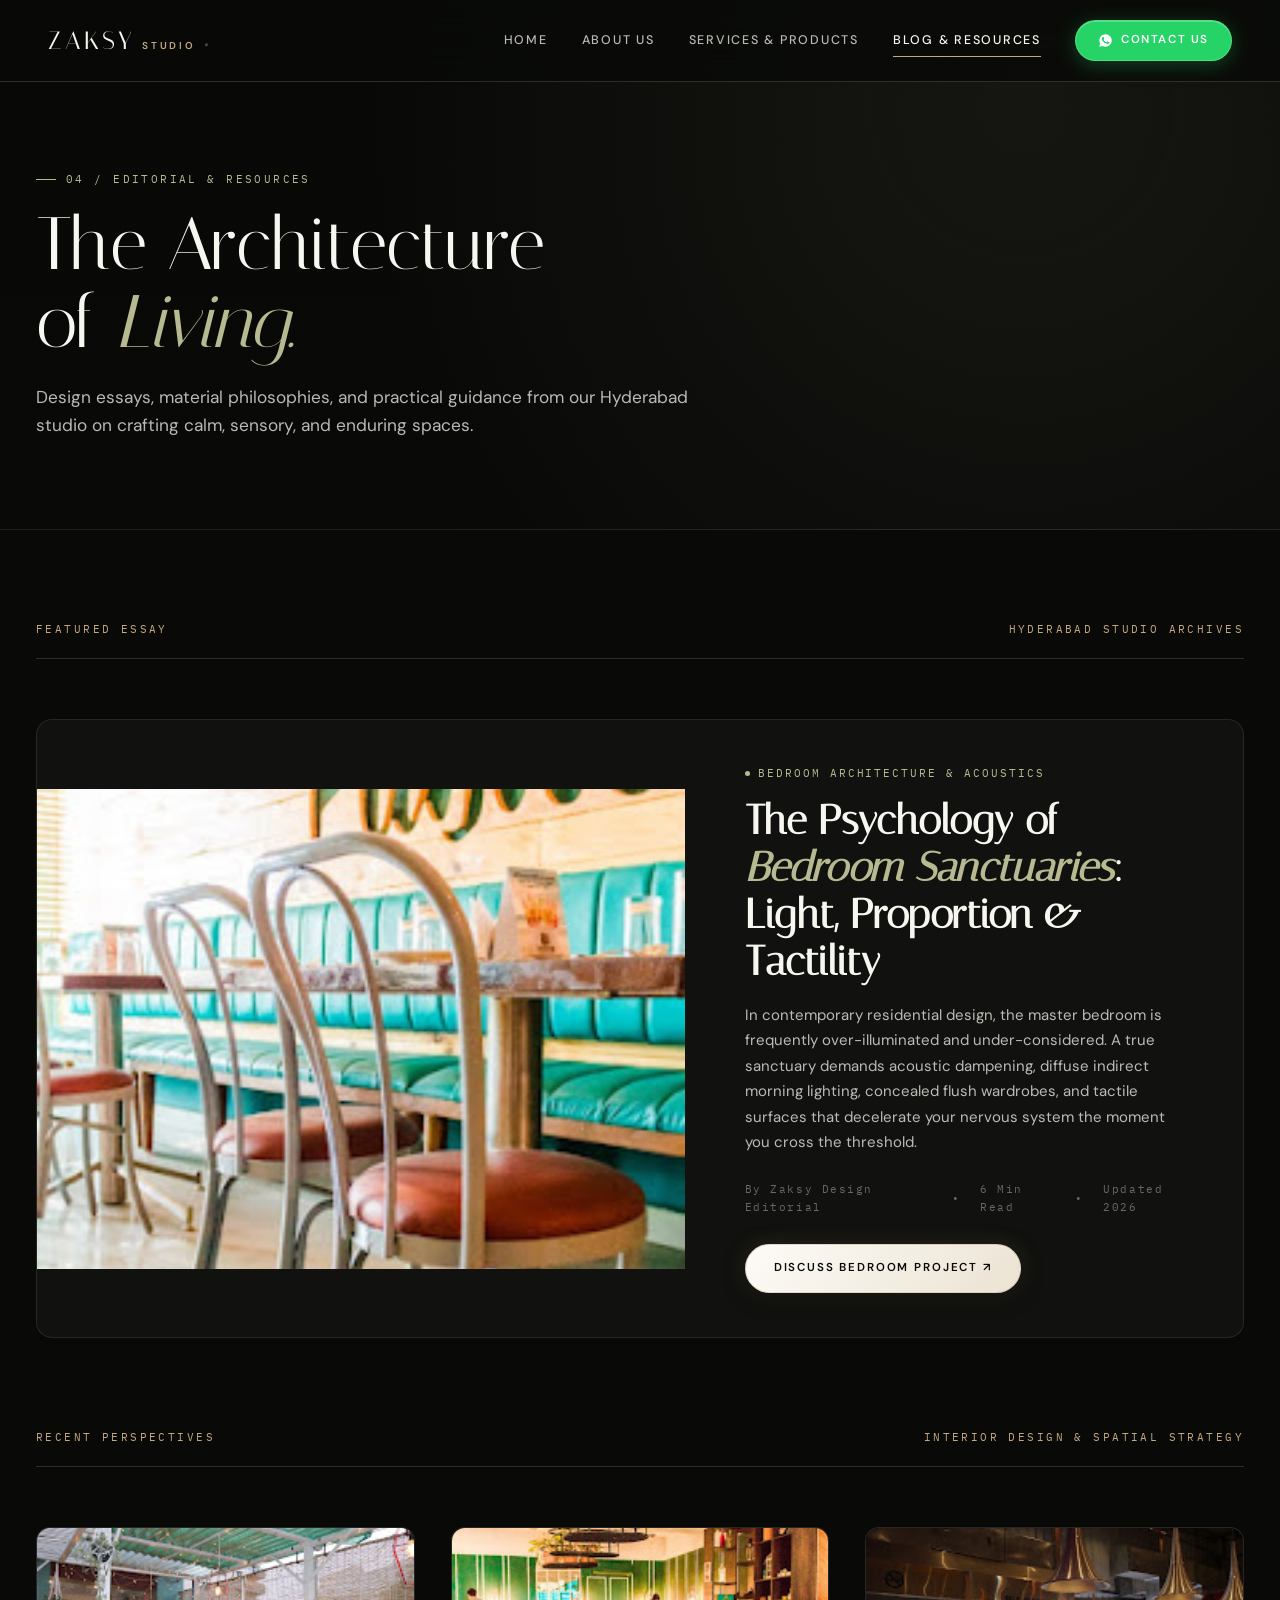
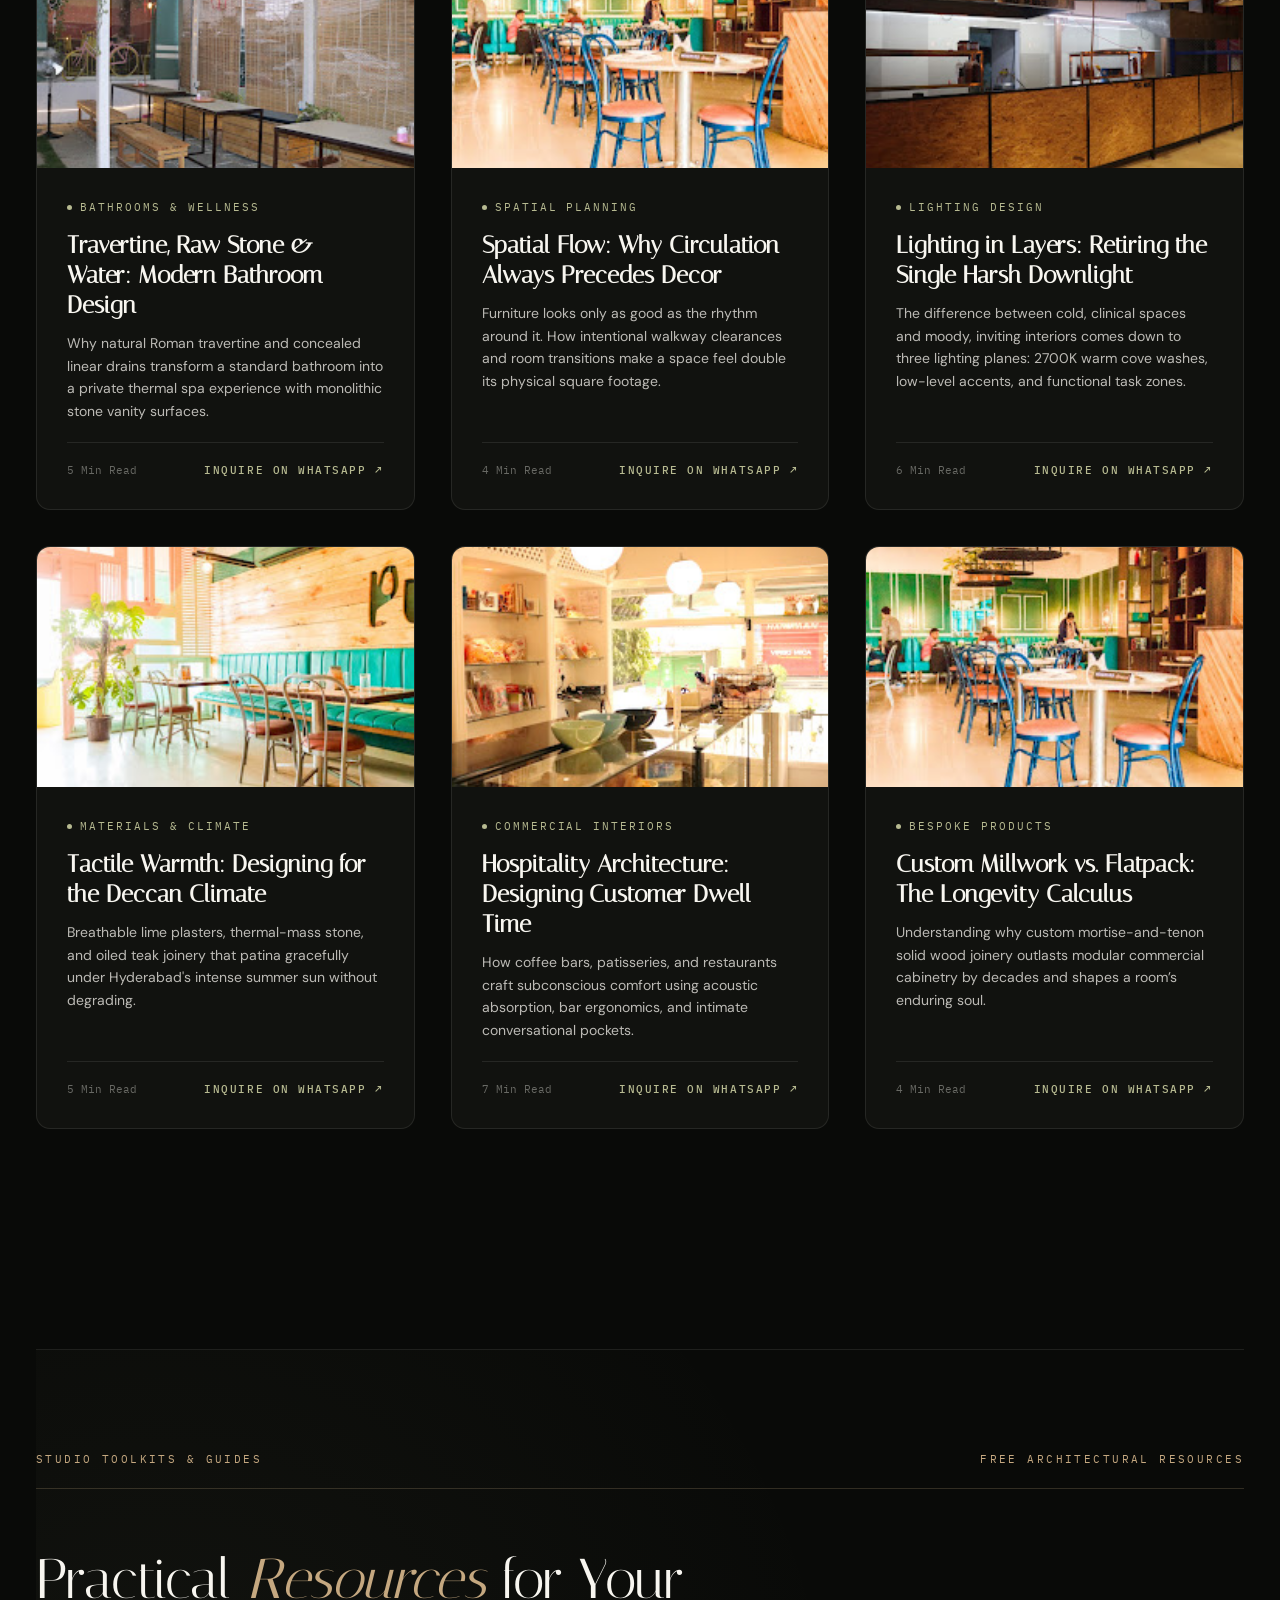
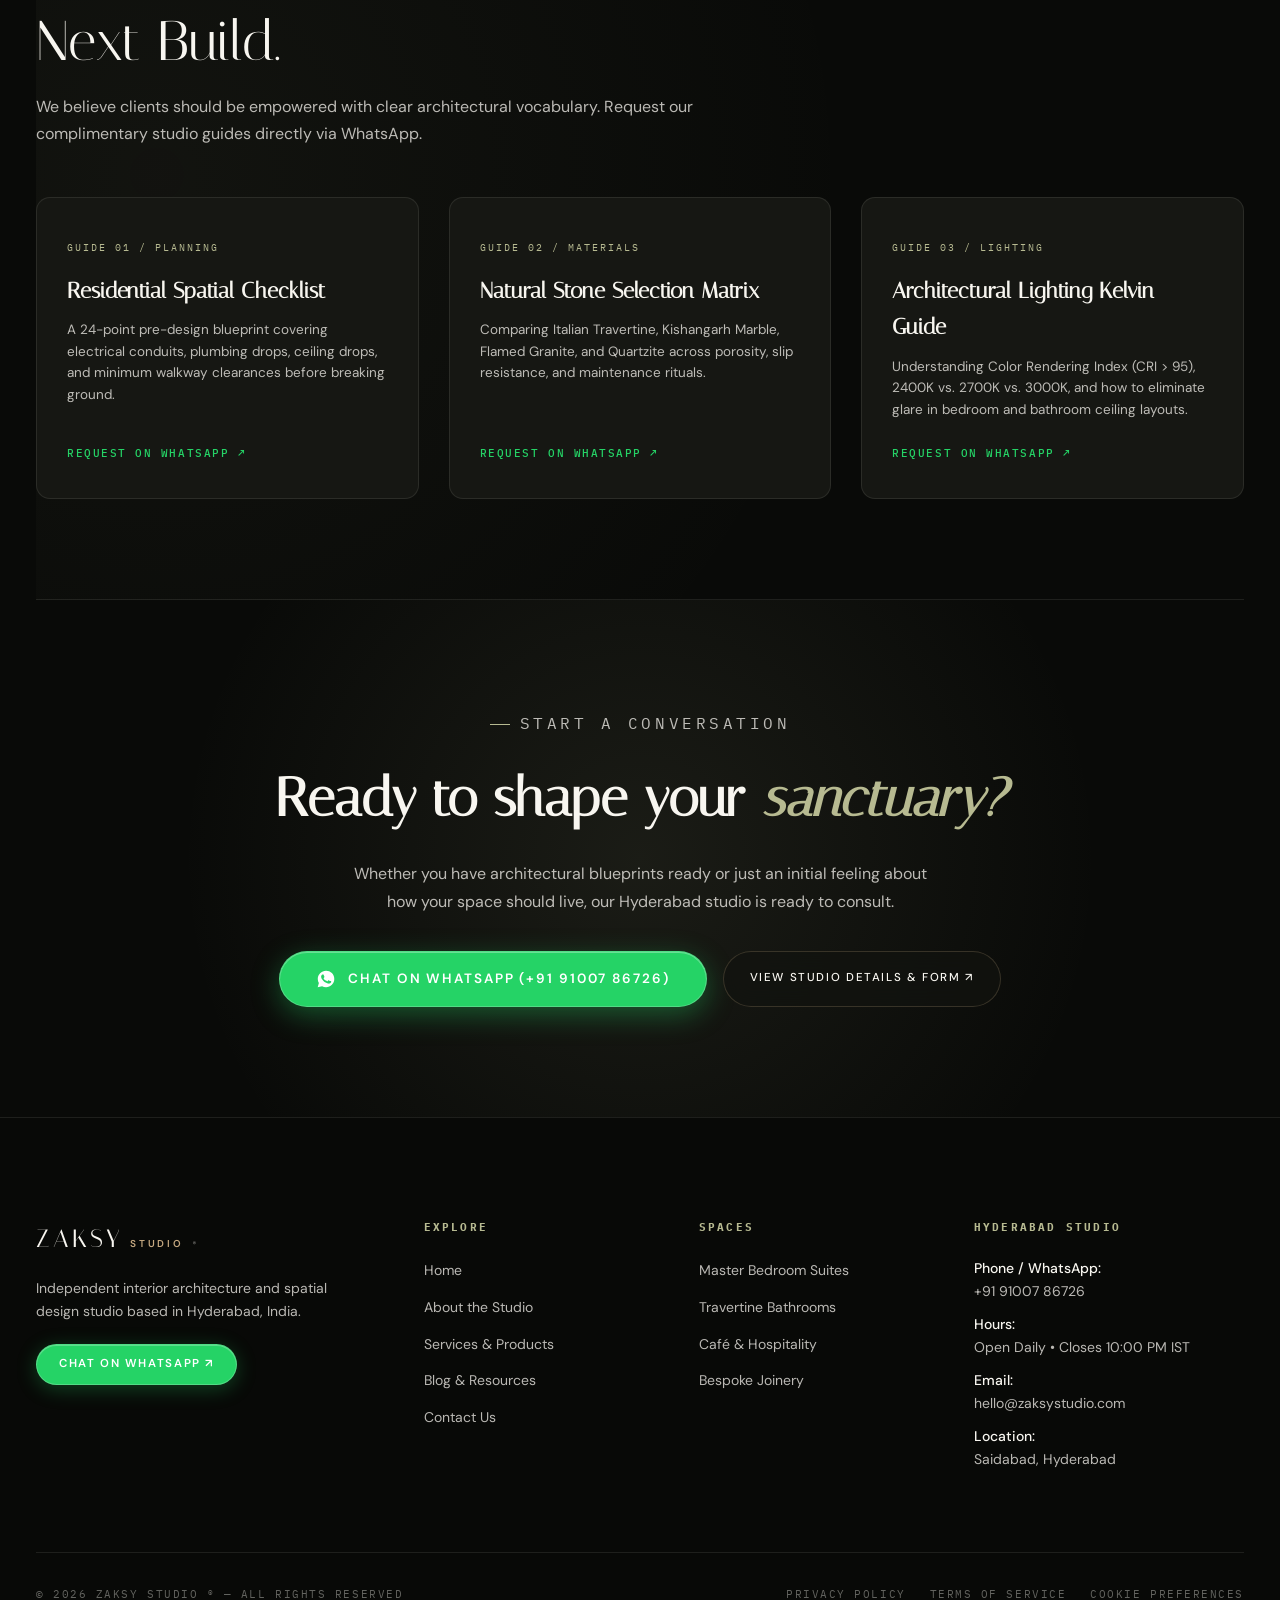
<file: blog.html>
<!DOCTYPE html>
<html lang="en">
<head>
  <meta charset="UTF-8" />
  <meta name="viewport" content="width=device-width, initial-scale=1.0" />
  <title>Blog & Resources — ZAKSY STUDIO | Interior Design Articles & Guides</title>
  <meta name="description" content="Read expert interior design perspectives from Zaksy Studio Hyderabad: Bedroom sanctuaries, travertine bathrooms, lighting design, and architectural spatial flow." />
  <link rel="stylesheet" href="styles.css" />
  <style>
    /* Blog Grid & Articles */
    .blog-section {
      padding: 90px 0 130px 0;
      border-bottom: 1px solid var(--border-subtle);
    }

    /* Featured Hero Article */
    .featured-article-card {
      display: grid;
      grid-template-columns: 1.3fr 1fr;
      gap: 60px;
      align-items: center;
      background: var(--bg-surface);
      border: 1px solid var(--border-subtle);
      border-radius: 16px;
      overflow: hidden;
      margin-bottom: 90px;
      transition: border-color 0.3s ease;
    }

    .featured-article-card:hover {
      border-color: rgba(183, 186, 145, 0.4);
    }

    .featured-visual {
      position: relative;
      height: 480px;
      overflow: hidden;
      background: #141512;
    }

    .featured-visual img {
      width: 100%;
      height: 100%;
      object-fit: cover;
      transition: transform 0.6s ease;
    }

    .featured-article-card:hover .featured-visual img {
      transform: scale(1.03);
    }

    .featured-body {
      padding: 44px 50px 44px 0;
    }

    .article-tag {
      font-family: var(--font-mono);
      font-size: 11px;
      letter-spacing: 0.18em;
      text-transform: uppercase;
      color: var(--olive);
      margin-bottom: 14px;
      display: flex;
      align-items: center;
      gap: 8px;
    }

    .article-tag .dot {
      width: 5px;
      height: 5px;
      border-radius: 50%;
      background: var(--olive);
    }

    .featured-body h2 {
      font-family: var(--font-heading);
      font-size: clamp(32px, 3.2vw, 46px);
      line-height: 1.15;
      margin-bottom: 18px;
      color: var(--ivory);
    }

    .featured-body h2 em {
      font-style: italic;
      color: var(--olive);
    }

    .featured-body p {
      font-size: 15px;
      color: var(--ivory-muted);
      line-height: 1.7;
      margin-bottom: 24px;
    }

    .article-meta-row {
      display: flex;
      align-items: center;
      gap: 20px;
      font-family: var(--font-mono);
      font-size: 11px;
      letter-spacing: 0.14em;
      color: var(--ivory-dim);
      margin-bottom: 28px;
    }

    /* Standard Articles Grid */
    .articles-grid {
      display: grid;
      grid-template-columns: repeat(3, 1fr);
      gap: 36px;
      margin-bottom: 90px;
    }

    .article-card {
      background: var(--bg-surface);
      border: 1px solid var(--border-subtle);
      border-radius: 14px;
      overflow: hidden;
      display: flex;
      flex-direction: column;
      transition: transform 0.3s ease, border-color 0.3s ease;
    }

    .article-card:hover {
      transform: translateY(-5px);
      border-color: rgba(183, 186, 145, 0.4);
    }

    .article-card-visual {
      height: 240px;
      position: relative;
      overflow: hidden;
      background: #141512;
    }

    .article-card-visual img {
      width: 100%;
      height: 100%;
      object-fit: cover;
      transition: transform 0.5s ease;
    }

    .article-card:hover .article-card-visual img {
      transform: scale(1.05);
    }

    .article-card-body {
      padding: 30px;
      display: flex;
      flex-direction: column;
      flex-grow: 1;
    }

    .article-card-body h3 {
      font-family: var(--font-heading);
      font-size: 24px;
      line-height: 1.25;
      margin-bottom: 12px;
      color: var(--ivory);
    }

    .article-card-body p {
      font-size: 14px;
      color: var(--ivory-muted);
      line-height: 1.6;
      margin-bottom: 20px;
      flex-grow: 1;
    }

    .article-card-footer {
      display: flex;
      justify-content: space-between;
      align-items: center;
      border-top: 1px solid var(--border-subtle);
      padding-top: 18px;
      font-family: var(--font-mono);
      font-size: 11px;
      color: var(--ivory-dim);
    }

    .read-more-link {
      color: var(--olive);
      text-transform: uppercase;
      letter-spacing: 0.14em;
      font-weight: 500;
      display: inline-flex;
      align-items: center;
      gap: 6px;
      transition: color 0.2s ease;
    }

    .read-more-link:hover {
      color: #ffffff;
    }

    /* Design Resources & Toolkits */
    .resources-section {
      padding: 100px 0;
      border-bottom: 1px solid var(--border-subtle);
      background: radial-gradient(circle at 10% 50%, rgba(183, 186, 145, 0.05) 0%, transparent 60%);
    }

    .resource-downloads-grid {
      display: grid;
      grid-template-columns: repeat(3, 1fr);
      gap: 30px;
      margin-top: 50px;
    }

    .resource-box {
      background: var(--bg-card);
      border: 1px solid var(--border-subtle);
      border-radius: 14px;
      padding: 36px 30px;
      display: flex;
      flex-direction: column;
      justify-content: space-between;
      transition: border-color 0.25s ease;
    }

    .resource-box:hover {
      border-color: var(--olive);
    }

    .resource-type-pill {
      font-family: var(--font-mono);
      font-size: 10px;
      letter-spacing: 0.2em;
      text-transform: uppercase;
      color: var(--olive);
      margin-bottom: 16px;
      display: inline-block;
    }

    .resource-box h4 {
      font-family: var(--font-heading);
      font-size: 22px;
      margin-bottom: 10px;
      color: var(--ivory);
    }

    .resource-box p {
      font-size: 13.5px;
      color: var(--ivory-muted);
      line-height: 1.6;
      margin-bottom: 24px;
    }

    .resource-action-btn {
      display: inline-flex;
      align-items: center;
      gap: 8px;
      font-family: var(--font-mono);
      font-size: 11px;
      letter-spacing: 0.14em;
      text-transform: uppercase;
      color: var(--whatsapp);
      font-weight: 500;
      transition: color 0.2s ease;
    }

    .resource-action-btn:hover {
      color: #ffffff;
    }

    /* Bottom CTA Section */
    .blog-cta-section {
      padding: 110px 0;
      text-align: center;
      background: radial-gradient(circle at center, rgba(183, 186, 145, 0.1) 0%, transparent 70%);
    }

    .blog-cta-section h2 {
      font-family: var(--font-heading);
      font-size: clamp(38px, 4.2vw, 64px);
      margin-bottom: 18px;
    }

    .blog-cta-section h2 em {
      font-style: italic;
      color: var(--olive);
    }

    .blog-cta-section p {
      font-size: 16px;
      color: var(--ivory-muted);
      max-width: 580px;
      margin: 0 auto 36px auto;
      line-height: 1.7;
    }

    @media (max-width: 1024px) {
      .articles-grid { grid-template-columns: repeat(2, 1fr); }
      .resource-downloads-grid { grid-template-columns: 1fr 1fr; }
    }

    @media (max-width: 860px) {
      .featured-article-card { grid-template-columns: 1fr; }
      .featured-visual { height: 320px; }
      .featured-body { padding: 30px; }
      .articles-grid { grid-template-columns: 1fr; }
      .resource-downloads-grid { grid-template-columns: 1fr; }
    }
  </style>
</head>
<body>

  <!-- Top Navigation Header -->
  <header class="site-header">
    <a href="index.html" class="brand-wordmark" aria-label="Zaksy Studio home">
      zaksy<span>STUDIO</span><sup>®</sup>
    </a>

    <nav class="main-nav" id="mainNav">
      <a href="index.html" class="nav-link">Home</a>
      <a href="about.html" class="nav-link">About Us</a>
      <a href="services.html" class="nav-link">Services & Products</a>
      <a href="blog.html" class="nav-link active">Blog & Resources</a>
      <a href="https://wa.me/919100786726?text=Hi%20Zaksy%20Studio%2C%20I%20would%20like%20to%20discuss%20an%20interior%20design%20project." target="_blank" rel="noopener noreferrer" class="whatsapp-nav-btn">
        <svg viewBox="0 0 24 24"><path d="M12.04 2c-5.46 0-9.91 4.45-9.91 9.91 0 1.75.46 3.45 1.32 4.95L2.05 22l5.25-1.38c1.45.79 3.08 1.21 4.74 1.21 5.46 0 9.91-4.45 9.91-9.91 0-2.65-1.03-5.14-2.9-7.01A9.816 9.816 0 0 0 12.04 2zm5.79 14.16c-.24.68-1.39 1.3-1.92 1.37-.51.08-1.15.11-3.69-.94-2.88-1.19-4.73-4.14-4.88-4.33-.14-.19-1.18-1.57-1.18-2.99 0-1.42.74-2.12 1-2.41.26-.29.58-.36.78-.36.19 0 .39.01.56.02.18.01.42-.07.65.49.24.58.82 2 .89 2.15.07.15.12.33.02.53-.1.19-.15.31-.3.48-.15.17-.31.38-.45.51-.15.14-.3.3-.13.6.17.29.77 1.27 1.66 2.05 1.14 1.01 2.1 1.33 2.4 1.48.29.15.46.12.63-.07.17-.19.73-.85.93-1.14.2-.29.4-.24.68-.14.28.1.78.84 2.15 1.07.28.05.47.08.57.23.09.15.09.87-.15 1.55z"/></svg>
        Contact Us
      </a>
    </nav>

    <button class="mobile-toggle" id="mobileToggle" aria-label="Toggle menu">
      <svg width="24" height="24" viewBox="0 0 24 24" fill="none" stroke="currentColor" stroke-width="2"><line x1="3" y1="12" x2="21" y2="12"></line><line x1="3" y1="6" x2="21" y2="6"></line><line x1="3" y1="18" x2="21" y2="18"></line></svg>
    </button>
  </header>

  <!-- Page Banner -->
  <section class="page-banner">
    <div class="container">
      <p class="banner-meta">04 / EDITORIAL & RESOURCES</p>
      <h1 class="banner-title">
        The Architecture<br>
        of <em>Living.</em>
      </h1>
      <p class="banner-lead">
        Design essays, material philosophies, and practical guidance from our Hyderabad studio on crafting calm, sensory, and enduring spaces.
      </p>
    </div>
  </section>

  <!-- Main Articles Content -->
  <main class="container">
    <section class="blog-section">
      <div class="section-meta-label">
        <span>FEATURED ESSAY</span>
        <span>HYDERABAD STUDIO ARCHIVES</span>
      </div>

      <!-- Lead Featured Article -->
      <article class="featured-article-card">
        <div class="featured-visual">
          <img src="img/detail.jpg" alt="Minimalist bedroom joinery and acoustic design by Zaksy Studio" loading="lazy" />
        </div>
        <div class="featured-body">
          <div class="article-tag">
            <span class="dot"></span>
            BEDROOM ARCHITECTURE & ACOUSTICS
          </div>
          <h2>The Psychology of <em>Bedroom Sanctuaries</em>: Light, Proportion & Tactility</h2>
          <p>
            In contemporary residential design, the master bedroom is frequently over-illuminated and under-considered. A true sanctuary demands acoustic dampening, diffuse indirect morning lighting, concealed flush wardrobes, and tactile surfaces that decelerate your nervous system the moment you cross the threshold.
          </p>
          <div class="article-meta-row">
            <span>By Zaksy Design Editorial</span>
            <span>•</span>
            <span>6 Min Read</span>
            <span>•</span>
            <span>Updated 2026</span>
          </div>
          <a href="https://wa.me/919100786726?text=Hi%20Zaksy%20Studio%2C%20I%20read%20your%20article%20on%20Bedroom%20Sanctuaries%20and%20would%20like%20to%20discuss%20my%20bedroom%20renovation." target="_blank" rel="noopener noreferrer" class="btn-primary">
            Discuss Bedroom Project ↗
          </a>
        </div>
      </article>

      <!-- Standard Articles Grid -->
      <div class="section-meta-label">
        <span>RECENT PERSPECTIVES</span>
        <span>INTERIOR DESIGN & SPATIAL STRATEGY</span>
      </div>

      <div class="articles-grid">
        <!-- Article 1: Bathroom Architecture -->
        <article class="article-card">
          <div class="article-card-visual">
            <img src="img/metal.jpg" alt="Travertine stone bathroom architecture" loading="lazy" />
          </div>
          <div class="article-card-body">
            <div class="article-tag">
              <span class="dot"></span>
              BATHROOMS & WELLNESS
            </div>
            <h3>Travertine, Raw Stone & Water: Modern Bathroom Design</h3>
            <p>
              Why natural Roman travertine and concealed linear drains transform a standard bathroom into a private thermal spa experience with monolithic stone vanity surfaces.
            </p>
            <div class="article-card-footer">
              <span>5 Min Read</span>
              <a href="https://wa.me/919100786726?text=Hi%20Zaksy%20Studio%2C%20I%20am%20interested%20in%20a%20luxury%20travertine%20bathroom%20design." target="_blank" rel="noopener noreferrer" class="read-more-link">Inquire on WhatsApp ↗</a>
            </div>
          </div>
        </article>

        <!-- Article 2: Spatial Flow -->
        <article class="article-card">
          <div class="article-card-visual">
            <img src="img/restaurant-wide.jpg" alt="Interior circulation and furniture placement" loading="lazy" />
          </div>
          <div class="article-card-body">
            <div class="article-tag">
              <span class="dot"></span>
              SPATIAL PLANNING
            </div>
            <h3>Spatial Flow: Why Circulation Always Precedes Decor</h3>
            <p>
              Furniture looks only as good as the rhythm around it. How intentional walkway clearances and room transitions make a space feel double its physical square footage.
            </p>
            <div class="article-card-footer">
              <span>4 Min Read</span>
              <a href="https://wa.me/919100786726?text=Hi%20Zaksy%20Studio%2C%20I%20would%20like%20guidance%20on%20spatial%20planning%20for%20my%20residence." target="_blank" rel="noopener noreferrer" class="read-more-link">Inquire on WhatsApp ↗</a>
            </div>
          </div>
        </article>

        <!-- Article 3: Lighting Layers -->
        <article class="article-card">
          <div class="article-card-visual">
            <img src="img/counter.jpg" alt="Ambient 2700K lighting in hospitality interior" loading="lazy" />
          </div>
          <div class="article-card-body">
            <div class="article-tag">
              <span class="dot"></span>
              LIGHTING DESIGN
            </div>
            <h3>Lighting in Layers: Retiring the Single Harsh Downlight</h3>
            <p>
              The difference between cold, clinical spaces and moody, inviting interiors comes down to three lighting planes: 2700K warm cove washes, low-level accents, and functional task zones.
            </p>
            <div class="article-card-footer">
              <span>6 Min Read</span>
              <a href="https://wa.me/919100786726?text=Hi%20Zaksy%20Studio%2C%20I%20want%20to%20upgrade%20the%20architectural%20lighting%20in%20my%20home." target="_blank" rel="noopener noreferrer" class="read-more-link">Inquire on WhatsApp ↗</a>
            </div>
          </div>
        </article>

        <!-- Article 4: Raw Materials & Hyderabad Climate -->
        <article class="article-card">
          <div class="article-card-visual">
            <img src="img/cafe.jpg" alt="Warm timber, lime plaster, and soft ambient natural light" loading="lazy" />
          </div>
          <div class="article-card-body">
            <div class="article-tag">
              <span class="dot"></span>
              MATERIALS & CLIMATE
            </div>
            <h3>Tactile Warmth: Designing for the Deccan Climate</h3>
            <p>
              Breathable lime plasters, thermal-mass stone, and oiled teak joinery that patina gracefully under Hyderabad's intense summer sun without degrading.
            </p>
            <div class="article-card-footer">
              <span>5 Min Read</span>
              <a href="https://wa.me/919100786726?text=Hi%20Zaksy%20Studio%2C%20tell%20me%20more%20about%20sustainable%20materials%20for%20Hyderabad%20homes." target="_blank" rel="noopener noreferrer" class="read-more-link">Inquire on WhatsApp ↗</a>
            </div>
          </div>
        </article>

        <!-- Article 5: Commercial & Café Atmosphere -->
        <article class="article-card">
          <div class="article-card-visual">
            <img src="img/bakery-wide.jpg" alt="Hospitality interior with custom metal and oak counter" loading="lazy" />
          </div>
          <div class="article-card-body">
            <div class="article-tag">
              <span class="dot"></span>
              COMMERCIAL INTERIORS
            </div>
            <h3>Hospitality Architecture: Designing Customer Dwell Time</h3>
            <p>
              How coffee bars, patisseries, and restaurants craft subconscious comfort using acoustic absorption, bar ergonomics, and intimate conversational pockets.
            </p>
            <div class="article-card-footer">
              <span>7 Min Read</span>
              <a href="https://wa.me/919100786726?text=Hi%20Zaksy%20Studio%2C%20I%20am%20opening%20a%20commercial%2Fcafe%20space%20and%20need%20design%20consultancy." target="_blank" rel="noopener noreferrer" class="read-more-link">Inquire on WhatsApp ↗</a>
            </div>
          </div>
        </article>

        <!-- Article 6: Bespoke Joinery -->
        <article class="article-card">
          <div class="article-card-visual">
            <img src="img/restaurant.jpg" alt="Custom architectural timber furniture" loading="lazy" />
          </div>
          <div class="article-card-body">
            <div class="article-tag">
              <span class="dot"></span>
              BESPOKE PRODUCTS
            </div>
            <h3>Custom Millwork vs. Flatpack: The Longevity Calculus</h3>
            <p>
              Understanding why custom mortise-and-tenon solid wood joinery outlasts modular commercial cabinetry by decades and shapes a room’s enduring soul.
            </p>
            <div class="article-card-footer">
              <span>4 Min Read</span>
              <a href="https://wa.me/919100786726?text=Hi%20Zaksy%20Studio%2C%20I%20am%20looking%20for%20custom%20joinery%20and%20furniture." target="_blank" rel="noopener noreferrer" class="read-more-link">Inquire on WhatsApp ↗</a>
            </div>
          </div>
        </article>
      </div>
    </section>

    <!-- Studio Resources & Downloads Section -->
    <section class="resources-section">
      <div class="section-meta-label">
        <span>STUDIO TOOLKITS & GUIDES</span>
        <span>FREE ARCHITECTURAL RESOURCES</span>
      </div>

      <div style="max-width: 680px;">
        <h2 class="section-title">Practical <em>Resources</em> for Your Next Build.</h2>
        <p style="font-size: 16px; color: var(--ivory-muted); line-height: 1.7;">
          We believe clients should be empowered with clear architectural vocabulary. Request our complimentary studio guides directly via WhatsApp.
        </p>
      </div>

      <div class="resource-downloads-grid">
        <div class="resource-box">
          <div>
            <span class="resource-type-pill">GUIDE 01 / PLANNING</span>
            <h4>Residential Spatial Checklist</h4>
            <p>
              A 24-point pre-design blueprint covering electrical conduits, plumbing drops, ceiling drops, and minimum walkway clearances before breaking ground.
            </p>
          </div>
          <a href="https://wa.me/919100786726?text=Hi%20Zaksy%20Studio%2C%20please%20share%20the%20Residential%20Spatial%20Checklist%20guide." target="_blank" rel="noopener noreferrer" class="resource-action-btn">
            Request on WhatsApp ↗
          </a>
        </div>

        <div class="resource-box">
          <div>
            <span class="resource-type-pill">GUIDE 02 / MATERIALS</span>
            <h4>Natural Stone Selection Matrix</h4>
            <p>
              Comparing Italian Travertine, Kishangarh Marble, Flamed Granite, and Quartzite across porosity, slip resistance, and maintenance rituals.
            </p>
          </div>
          <a href="https://wa.me/919100786726?text=Hi%20Zaksy%20Studio%2C%20please%20share%20the%20Natural%20Stone%20Selection%20Matrix." target="_blank" rel="noopener noreferrer" class="resource-action-btn">
            Request on WhatsApp ↗
          </a>
        </div>

        <div class="resource-box">
          <div>
            <span class="resource-type-pill">GUIDE 03 / LIGHTING</span>
            <h4>Architectural Lighting Kelvin Guide</h4>
            <p>
              Understanding Color Rendering Index (CRI > 95), 2400K vs. 2700K vs. 3000K, and how to eliminate glare in bedroom and bathroom ceiling layouts.
            </p>
          </div>
          <a href="https://wa.me/919100786726?text=Hi%20Zaksy%20Studio%2C%20please%20share%20the%20Architectural%20Lighting%20Kelvin%20Guide." target="_blank" rel="noopener noreferrer" class="resource-action-btn">
            Request on WhatsApp ↗
          </a>
        </div>
      </div>
    </section>

    <!-- Bottom Call To Action -->
    <section class="blog-cta-section">
      <p class="banner-meta" style="justify-content: center; margin-bottom: 16px;">START A CONVERSATION</p>
      <h2>Ready to shape your <em>sanctuary?</em></h2>
      <p>
        Whether you have architectural blueprints ready or just an initial feeling about how your space should live, our Hyderabad studio is ready to consult.
      </p>
      <div style="display: flex; justify-content: center; gap: 16px; flex-wrap: wrap;">
        <a href="https://wa.me/919100786726?text=Hi%20Zaksy%20Studio%2C%20I%20would%20like%20to%20book%20an%20interior%20design%20consultation." target="_blank" rel="noopener noreferrer" class="btn-whatsapp-large">
          <svg viewBox="0 0 24 24"><path d="M12.04 2c-5.46 0-9.91 4.45-9.91 9.91 0 1.75.46 3.45 1.32 4.95L2.05 22l5.25-1.38c1.45.79 3.08 1.21 4.74 1.21 5.46 0 9.91-4.45 9.91-9.91 0-2.65-1.03-5.14-2.9-7.01A9.816 9.816 0 0 0 12.04 2zm5.79 14.16c-.24.68-1.39 1.3-1.92 1.37-.51.08-1.15.11-3.69-.94-2.88-1.19-4.73-4.14-4.88-4.33-.14-.19-1.18-1.57-1.18-2.99 0-1.42.74-2.12 1-2.41.26-.29.58-.36.78-.36.19 0 .39.01.56.02.18.01.42-.07.65.49.24.58.82 2 .89 2.15.07.15.12.33.02.53-.1.19-.15.31-.3.48-.15.17-.31.38-.45.51-.15.14-.3.3-.13.6.17.29.77 1.27 1.66 2.05 1.14 1.01 2.1 1.33 2.4 1.48.29.15.46.12.63-.07.17-.19.73-.85.93-1.14.2-.29.4-.24.68-.14.28.1.78.84 2.15 1.07.28.05.47.08.57.23.09.15.09.87-.15 1.55z"/></svg>
          Chat on WhatsApp (+91 91007 86726)
        </a>
        <a href="contact.html" class="btn-secondary">
          View Studio Details & Form ↗
        </a>
      </div>
    </section>
  </main>

  <!-- Unified Site Footer -->
  <footer class="site-footer">
    <div class="container">
      <div class="footer-main-grid">
        <div class="footer-col">
          <a href="index.html" class="brand-wordmark" style="margin-bottom: 18px;">
            zaksy<span>STUDIO</span><sup>®</sup>
          </a>
          <p style="font-size: 14px; color: var(--ivory-muted); max-width: 320px; line-height: 1.6; margin-bottom: 22px;">
            Independent interior architecture and spatial design studio based in Hyderabad, India.
          </p>
          <a href="https://wa.me/919100786726?text=Hi%20Zaksy%20Studio%2C%20I%20would%20like%20to%20discuss%20a%20project." target="_blank" rel="noopener noreferrer" class="whatsapp-nav-btn">
            Chat on WhatsApp ↗
          </a>
        </div>

        <div class="footer-col">
          <h4>EXPLORE</h4>
          <ul class="footer-links">
            <li><a href="index.html">Home</a></li>
            <li><a href="about.html">About the Studio</a></li>
            <li><a href="services.html">Services & Products</a></li>
            <li><a href="blog.html">Blog & Resources</a></li>
            <li><a href="contact.html">Contact Us</a></li>
          </ul>
        </div>

        <div class="footer-col">
          <h4>SPACES</h4>
          <ul class="footer-links">
            <li><a href="services.html#residential">Master Bedroom Suites</a></li>
            <li><a href="services.html#residential">Travertine Bathrooms</a></li>
            <li><a href="services.html#commercial">Café & Hospitality</a></li>
            <li><a href="services.html#products">Bespoke Joinery</a></li>
          </ul>
        </div>

        <div class="footer-col">
          <h4>HYDERABAD STUDIO</h4>
          <div class="footer-contact-item">
            <strong>Phone / WhatsApp:</strong>
            <a href="tel:+919100786726">+91 91007 86726</a>
          </div>
          <div class="footer-contact-item">
            <strong>Hours:</strong>
            Open Daily • Closes 10:00 PM IST
          </div>
          <div class="footer-contact-item">
            <strong>Email:</strong>
            <a href="mailto:hello@zaksystudio.com">hello@zaksystudio.com</a>
          </div>
          <div class="footer-contact-item">
            <strong>Location:</strong>
            Saidabad, Hyderabad
          </div>
        </div>
      </div>

      <div class="footer-sub-bar">
        <span>© 2026 ZAKSY STUDIO ® — ALL RIGHTS RESERVED</span>
        <div class="footer-legal-links">
          <a href="privacy.html">Privacy Policy</a>
          <a href="privacy.html#terms">Terms of Service</a>
          <a href="privacy.html#cookies">Cookie Preferences</a>
        </div>
      </div>
    </div>
  </footer>

  <script>
    const mobileToggle = document.getElementById('mobileToggle');
    const mainNav = document.getElementById('mainNav');
    if (mobileToggle) {
      mobileToggle.addEventListener('click', (e) => {
        e.stopPropagation();
        mainNav.classList.toggle('open');
      });
    }

    if (mainNav) {
      mainNav.querySelectorAll('a').forEach(link => {
        link.addEventListener('click', () => {
          mainNav.classList.remove('open');
        });
      });
      document.addEventListener('click', (e) => {
        if (!mainNav.contains(e.target) && mobileToggle && !mobileToggle.contains(e.target)) {
          mainNav.classList.remove('open');
        }
      });
    }
  </script>
</body>
</html>
</file>
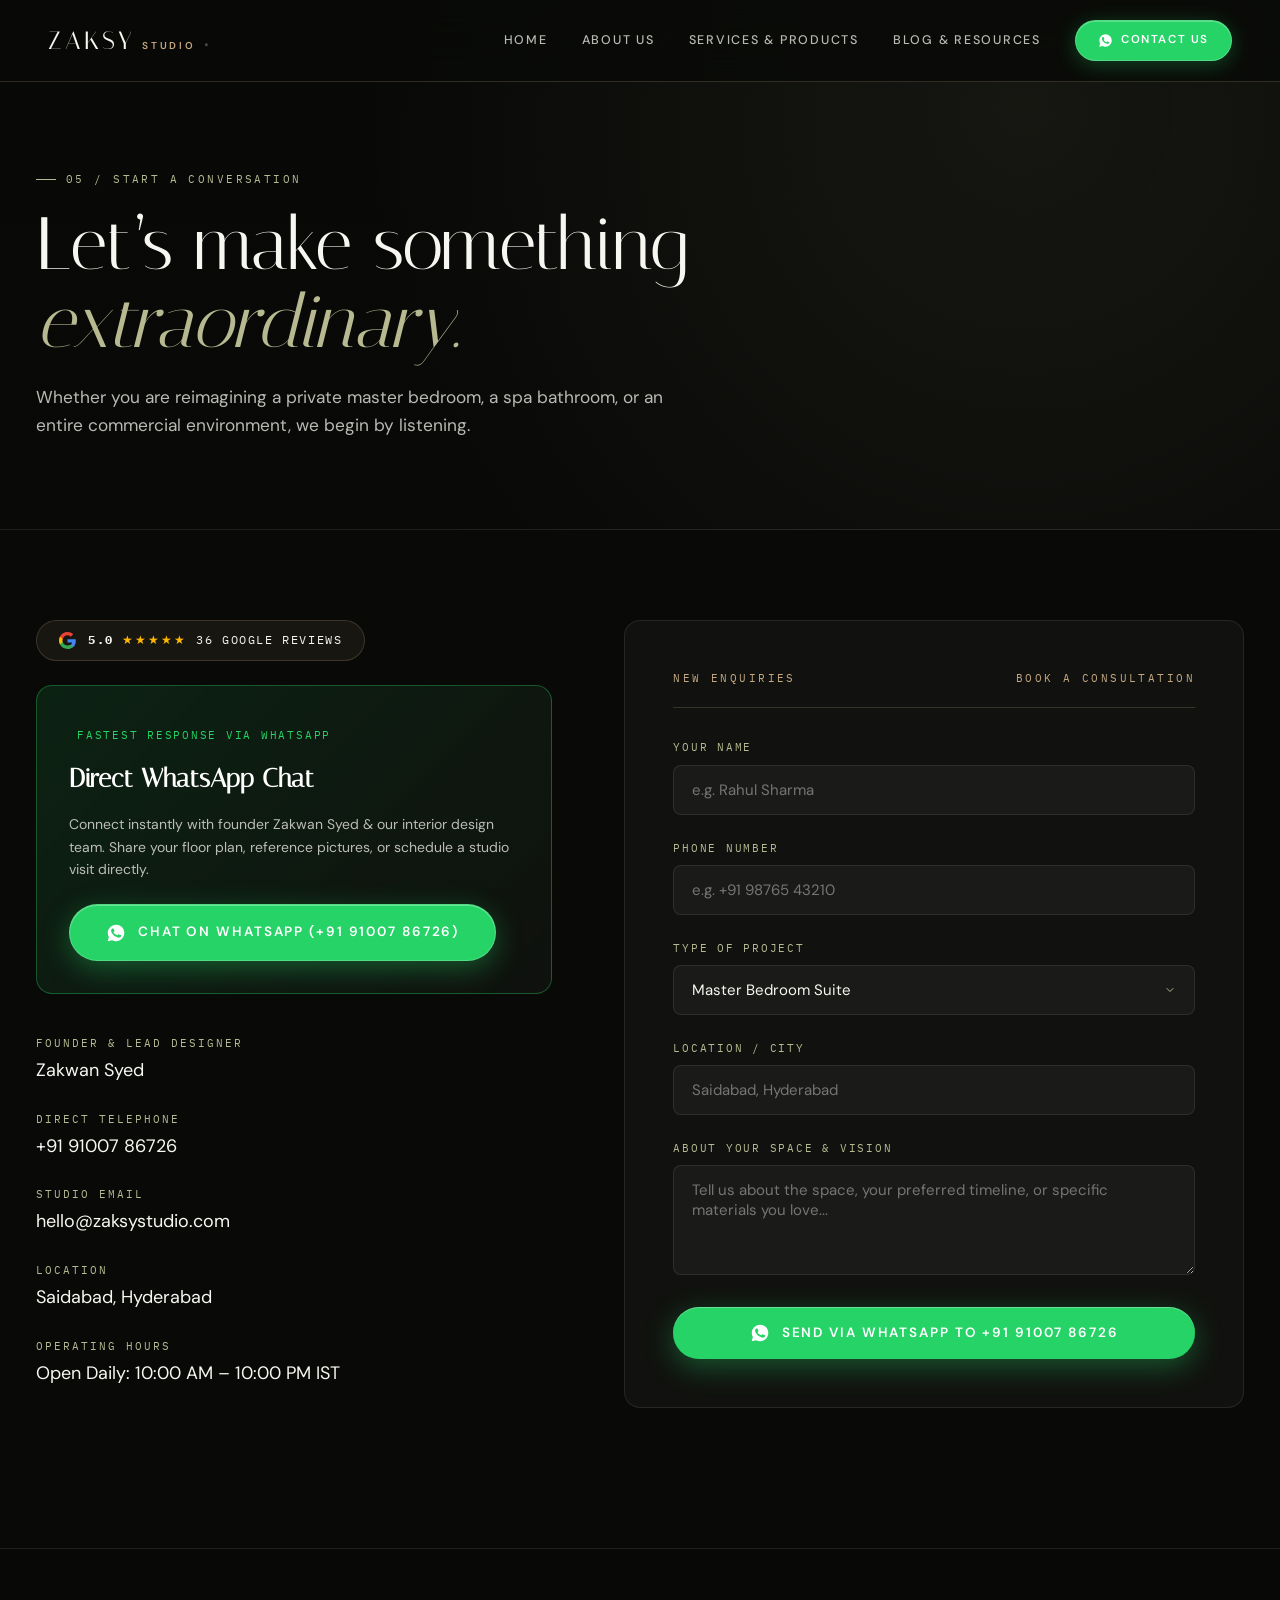
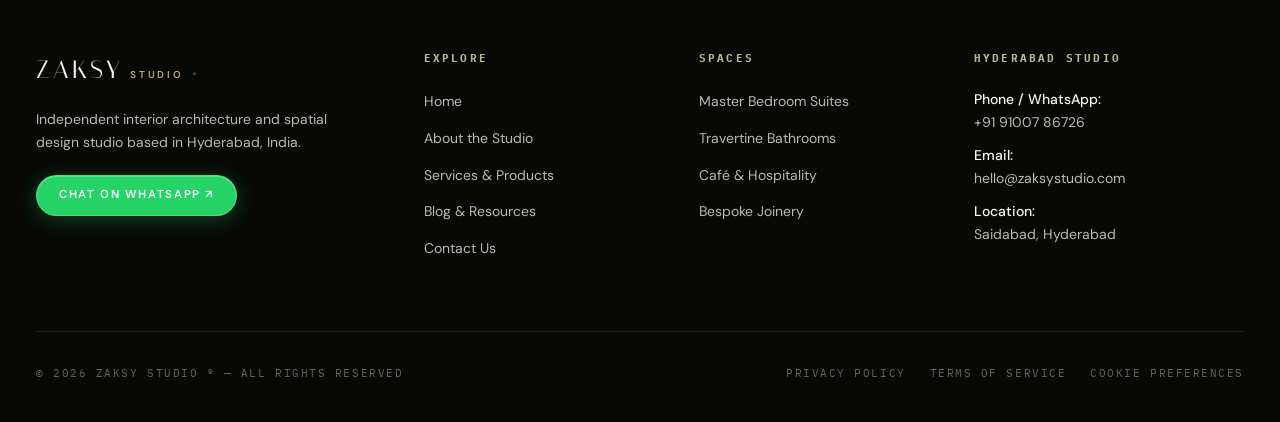
<file: contact.html>
<!DOCTYPE html>
<html lang="en">
<head>
  <meta charset="UTF-8" />
  <meta name="viewport" content="width=device-width, initial-scale=1.0" />
  <title>Contact Us — ZAKSY STUDIO | Hyderabad Interior Architecture</title>
  <meta name="description" content="Connect with Zaksy Studio for interior architecture, master bedroom design, luxury bathrooms, and commercial projects in Hyderabad. Direct WhatsApp consultation." />
  <link rel="stylesheet" href="styles.css" />
  <style>
    .contact-layout {
      display: grid;
      grid-template-columns: 1fr 1.2fr;
      gap: 72px;
      padding: 90px 0 140px 0;
    }

    .contact-info-col h2 {
      font-family: var(--font-heading);
      font-size: clamp(38px, 4vw, 56px);
      line-height: 1.1;
      margin-bottom: 24px;
    }

    .contact-info-col h2 em {
      font-style: italic;
      color: var(--olive);
    }

    .contact-lead {
      font-size: 16px;
      color: var(--ivory-muted);
      line-height: 1.7;
      margin-bottom: 40px;
    }

    /* WhatsApp Direct Action Highlight Card */
    .whatsapp-instant-card {
      background: linear-gradient(135deg, rgba(37, 211, 102, 0.12) 0%, rgba(20, 22, 18, 0.6) 100%);
      border: 1px solid rgba(37, 211, 102, 0.35);
      border-radius: 16px;
      padding: 32px;
      margin-bottom: 40px;
    }

    .whatsapp-badge-pill {
      display: inline-flex;
      align-items: center;
      gap: 8px;
      font-family: var(--font-mono);
      font-size: 11px;
      letter-spacing: 0.16em;
      text-transform: uppercase;
      color: var(--whatsapp);
      margin-bottom: 14px;
    }

    .whatsapp-instant-card h3 {
      font-family: var(--font-heading);
      font-size: 26px;
      margin-bottom: 12px;
      color: #ffffff;
    }

    .whatsapp-instant-card p {
      font-size: 14px;
      color: var(--ivory-muted);
      margin-bottom: 24px;
      line-height: 1.6;
    }

    /* Contact Details Grid */
    .details-list {
      display: flex;
      flex-direction: column;
      gap: 24px;
    }

    .detail-item {
      display: flex;
      flex-direction: column;
      gap: 4px;
    }

    .detail-item span.label {
      font-family: var(--font-mono);
      font-size: 11px;
      letter-spacing: 0.18em;
      text-transform: uppercase;
      color: var(--olive);
    }

    .detail-item a, .detail-item p {
      font-size: 18px;
      color: var(--ivory);
      transition: color 0.2s ease;
    }

    .detail-item a:hover {
      color: var(--olive);
    }

    /* Interactive Form */
    .contact-form-card {
      background: var(--bg-surface);
      border: 1px solid var(--border-subtle);
      border-radius: 16px;
      padding: 48px;
    }

    .form-group {
      margin-bottom: 24px;
    }

    .form-group label {
      display: block;
      font-family: var(--font-mono);
      font-size: 11px;
      letter-spacing: 0.16em;
      text-transform: uppercase;
      color: var(--olive);
      margin-bottom: 8px;
    }

    .form-control {
      width: 100%;
      background: rgba(255, 255, 255, 0.04);
      border: 1px solid var(--border-subtle);
      border-radius: 8px;
      padding: 14px 18px;
      color: var(--ivory);
      font-family: var(--font-body);
      font-size: 15px;
      outline: none;
      transition: border-color 0.2s ease, background 0.2s ease;
    }

    .form-control:focus {
      border-color: var(--olive);
      background: rgba(255, 255, 255, 0.07);
    }

    .form-select {
      appearance: none;
      background-image: url("data:image/svg+xml,%3Csvg xmlns='http://www.w3.org/2000/svg' width='12' height='12' viewBox='0 0 24 24' fill='none' stroke='%23b7ba91' stroke-width='2' stroke-linecap='round' stroke-linejoin='round'%3E%3Cpolyline points='6 9 12 15 18 9'%3E%3C/polyline%3E%3C/svg%3E");
      background-repeat: no-repeat;
      background-position: right 18px center;
    }

    .form-select option {
      background: #191a16;
      color: var(--ivory);
    }

    .btn-submit-whatsapp {
      width: 100%;
      border: none;
      cursor: pointer;
    }

    @media (max-width: 900px) {
      .contact-layout { grid-template-columns: 1fr; gap: 48px; }
      .contact-form-card { padding: 28px 20px; }
    }
  </style>
</head>
<body>

  <!-- Navigation Header -->
  <header class="site-header">
    <a href="index.html" class="brand-wordmark" aria-label="Zaksy Studio home">
      zaksy<span>STUDIO</span><sup>®</sup>
    </a>

    <nav class="main-nav" id="mainNav">
      <a href="index.html" class="nav-link">Home</a>
      <a href="about.html" class="nav-link">About Us</a>
      <a href="services.html" class="nav-link">Services & Products</a>
      <a href="blog.html" class="nav-link">Blog & Resources</a>
      <a href="https://wa.me/919100786726?text=Hi%20Zaksy%20Studio%2C%20I%20would%20like%20to%20inquire%20about%20an%20interior%20design%20project." target="_blank" rel="noopener noreferrer" class="whatsapp-nav-btn">
        <svg viewBox="0 0 24 24"><path d="M12.04 2c-5.46 0-9.91 4.45-9.91 9.91 0 1.75.46 3.45 1.32 4.95L2.05 22l5.25-1.38c1.45.79 3.08 1.21 4.74 1.21 5.46 0 9.91-4.45 9.91-9.91 0-2.65-1.03-5.14-2.9-7.01A9.816 9.816 0 0 0 12.04 2zm5.79 14.16c-.24.68-1.39 1.3-1.92 1.37-.51.08-1.15.11-3.69-.94-2.88-1.19-4.73-4.14-4.88-4.33-.14-.19-1.18-1.57-1.18-2.99 0-1.42.74-2.12 1-2.41.26-.29.58-.36.78-.36.19 0 .39.01.56.02.18.01.42-.07.65.49.24.58.82 2 .89 2.15.07.15.12.33.02.53-.1.19-.15.31-.3.48-.15.17-.31.38-.45.51-.15.14-.3.3-.13.6.17.29.77 1.27 1.66 2.05 1.14 1.01 2.1 1.33 2.4 1.48.29.15.46.12.63-.07.17-.19.73-.85.93-1.14.2-.29.4-.24.68-.14.28.1.78.84 2.15 1.07.28.05.47.08.57.23.09.15.09.87-.15 1.55z"/></svg>
        Contact Us
      </a>
    </nav>

    <button class="mobile-toggle" id="mobileToggle" aria-label="Toggle menu">
      <svg width="24" height="24" viewBox="0 0 24 24" fill="none" stroke="currentColor" stroke-width="2"><line x1="3" y1="12" x2="21" y2="12"></line><line x1="3" y1="6" x2="21" y2="6"></line><line x1="3" y1="18" x2="21" y2="18"></line></svg>
    </button>
  </header>

  <!-- Page Banner -->
  <section class="page-banner">
    <div class="container">
      <p class="banner-meta">05 / START A CONVERSATION</p>
      <h1 class="banner-title">
        Let’s make something<br>
        <em>extraordinary.</em>
      </h1>
      <p class="banner-lead">
        Whether you are reimagining a private master bedroom, a spa bathroom, or an entire commercial environment, we begin by listening.
      </p>
    </div>
  </section>

  <!-- Main Contact Content -->
  <main class="container">
    <div class="contact-layout">
      <!-- Left Column: Studio Information & Direct WhatsApp CTA -->
      <div class="contact-info-col">
        <!-- Google Reviews Verified Badge -->
        <a href="https://www.google.com/search?q=zaksy+studio" target="_blank" rel="noopener noreferrer" class="google-rating-badge" title="View 36 Google reviews for Zaksy Studio">
          <svg class="google-g" viewBox="0 0 24 24"><path fill="#4285F4" d="M23.745 12.27c0-.7-.06-1.4-.19-2.07H12v4.51h6.6c-.29 1.52-1.14 2.82-2.4 3.68v3.05h3.88c2.27-2.09 3.665-5.17 3.665-9.17z"/><path fill="#34A853" d="M12 24c3.24 0 5.95-1.08 7.93-2.91l-3.88-3.05c-1.08.72-2.45 1.16-4.05 1.16-3.12 0-5.77-2.1-6.72-4.93H1.25v3.15C3.26 21.41 7.33 24 12 24z"/><path fill="#FBBC05" d="M5.28 14.27c-.25-.72-.38-1.49-.38-2.27s.13-1.55.38-2.27V6.58H1.25C.45 8.18 0 9.99 0 12s.45 3.82 1.25 5.42l4.03-3.15z"/><path fill="#EA4335" d="M12 4.75c1.77 0 3.35.61 4.6 1.8l3.42-3.42C17.95 1.19 15.24 0 12 0 7.33 0 3.26 2.59 1.25 6.58l4.03 3.15c.95-2.83 3.6-4.98 6.72-4.98z"/></svg>
          <span><strong>5.0</strong> <span class="stars">★★★★★</span> 36 Google Reviews</span>
        </a>

        <!-- Direct WhatsApp Callout Card -->
        <div class="whatsapp-instant-card">
          <span class="whatsapp-badge-pill">
            <span class="dot-live"></span>
            FASTEST RESPONSE VIA WHATSAPP
          </span>
          <h3>Direct WhatsApp Chat</h3>
          <p>
            Connect instantly with founder Zakwan Syed & our interior design team. Share your floor plan, reference pictures, or schedule a studio visit directly.
          </p>
          <a href="https://wa.me/919100786726?text=Hello%20Zakwan%20Syed%2C%20I%20am%20interested%20in%20an%20interior%20design%20consultation%20with%20Zaksy%20Studio." target="_blank" rel="noopener noreferrer" class="btn-whatsapp-large">
            <svg viewBox="0 0 24 24"><path d="M12.04 2c-5.46 0-9.91 4.45-9.91 9.91 0 1.75.46 3.45 1.32 4.95L2.05 22l5.25-1.38c1.45.79 3.08 1.21 4.74 1.21 5.46 0 9.91-4.45 9.91-9.91 0-2.65-1.03-5.14-2.9-7.01A9.816 9.816 0 0 0 12.04 2zm5.79 14.16c-.24.68-1.39 1.3-1.92 1.37-.51.08-1.15.11-3.69-.94-2.88-1.19-4.73-4.14-4.88-4.33-.14-.19-1.18-1.57-1.18-2.99 0-1.42.74-2.12 1-2.41.26-.29.58-.36.78-.36.19 0 .39.01.56.02.18.01.42-.07.65.49.24.58.82 2 .89 2.15.07.15.12.33.02.53-.1.19-.15.31-.3.48-.15.17-.31.38-.45.51-.15.14-.3.3-.13.6.17.29.77 1.27 1.66 2.05 1.14 1.01 2.1 1.33 2.4 1.48.29.15.46.12.63-.07.17-.19.73-.85.93-1.14.2-.29.4-.24.68-.14.28.1.78.84 2.15 1.07.28.05.47.08.57.23.09.15.09.87-.15 1.55z"/></svg>
            Chat on WhatsApp (+91 91007 86726)
          </a>
        </div>

        <div class="details-list">
          <div class="detail-item">
            <span class="label">FOUNDER & LEAD DESIGNER</span>
            <p>Zakwan Syed</p>
          </div>
          <div class="detail-item">
            <span class="label">DIRECT TELEPHONE</span>
            <a href="tel:+919100786726">+91 91007 86726</a>
          </div>
          <div class="detail-item">
            <span class="label">STUDIO EMAIL</span>
            <a href="mailto:hello@zaksystudio.com">hello@zaksystudio.com</a>
          </div>
          <div class="detail-item">
            <span class="label">LOCATION</span>
            <p>Saidabad, Hyderabad</p>
          </div>
          <div class="detail-item">
            <span class="label">OPERATING HOURS</span>
            <p>Open Daily: 10:00 AM – 10:00 PM IST</p>
          </div>
        </div>
      </div>

      <!-- Right Column: Interactive Consultation Booking Form -->
      <div class="contact-form-card">
        <div class="section-meta-label" style="margin-bottom: 30px;">
          <span>NEW ENQUIRIES</span>
          <span>BOOK A CONSULTATION</span>
        </div>

        <form id="consultationForm">
          <div class="form-group">
            <label for="fullName">Your Name</label>
            <input type="text" id="fullName" class="form-control" placeholder="e.g. Rahul Sharma" required />
          </div>

          <div class="form-group">
            <label for="phone">Phone Number</label>
            <input type="tel" id="phone" class="form-control" placeholder="e.g. +91 98765 43210" required />
          </div>

          <div class="form-group">
            <label for="projectType">Type of Project</label>
            <select id="projectType" class="form-control form-select" required>
              <option value="Master Bedroom Suite">Master Bedroom Suite</option>
              <option value="Spa Bathroom & Wellness">Spa Bathroom & Wellness</option>
              <option value="Full Villa Interior Architecture">Full Villa Interior Architecture</option>
              <option value="Living & Dining Renovation">Living & Dining Renovation</option>
              <option value="Bespoke Furniture & Joinery">Bespoke Furniture & Joinery</option>
              <option value="Commercial / Café / Hospitality">Commercial / Café / Hospitality</option>
            </select>
          </div>

          <div class="form-group">
            <label for="location">Location / City</label>
            <input type="text" id="location" class="form-control" placeholder="Saidabad, Hyderabad" />
          </div>

          <div class="form-group">
            <label for="message">About Your Space & Vision</label>
            <textarea id="message" rows="4" class="form-control" placeholder="Tell us about the space, your preferred timeline, or specific materials you love..."></textarea>
          </div>

          <button type="submit" class="btn-whatsapp-large btn-submit-whatsapp">
            <svg viewBox="0 0 24 24"><path d="M12.04 2c-5.46 0-9.91 4.45-9.91 9.91 0 1.75.46 3.45 1.32 4.95L2.05 22l5.25-1.38c1.45.79 3.08 1.21 4.74 1.21 5.46 0 9.91-4.45 9.91-9.91 0-2.65-1.03-5.14-2.9-7.01A9.816 9.816 0 0 0 12.04 2zm5.79 14.16c-.24.68-1.39 1.3-1.92 1.37-.51.08-1.15.11-3.69-.94-2.88-1.19-4.73-4.14-4.88-4.33-.14-.19-1.18-1.57-1.18-2.99 0-1.42.74-2.12 1-2.41.26-.29.58-.36.78-.36.19 0 .39.01.56.02.18.01.42-.07.65.49.24.58.82 2 .89 2.15.07.15.12.33.02.53-.1.19-.15.31-.3.48-.15.17-.31.38-.45.51-.15.14-.3.3-.13.6.17.29.77 1.27 1.66 2.05 1.14 1.01 2.1 1.33 2.4 1.48.29.15.46.12.63-.07.17-.19.73-.85.93-1.14.2-.29.4-.24.68-.14.28.1.78.84 2.15 1.07.28.05.47.08.57.23.09.15.09.87-.15 1.55z"/></svg>
            Send via WhatsApp to +91 91007 86726
          </button>
        </form>
      </div>
    </div>
  </main>

  <!-- Site Footer -->
  <footer class="site-footer">
    <div class="container">
      <div class="footer-main-grid">
        <div class="footer-col">
          <a href="index.html" class="brand-wordmark" style="margin-bottom: 18px;">
            zaksy<span>STUDIO</span><sup>®</sup>
          </a>
          <p style="font-size: 14px; color: var(--ivory-muted); max-width: 320px; line-height: 1.6; margin-bottom: 22px;">
            Independent interior architecture and spatial design studio based in Hyderabad, India.
          </p>
          <a href="https://wa.me/919100786726?text=Hi%20Zaksy%20Studio%2C%20I%20would%20like%20to%20discuss%20a%20project." target="_blank" rel="noopener noreferrer" class="whatsapp-nav-btn">
            Chat on WhatsApp ↗
          </a>
        </div>

        <div class="footer-col">
          <h4>EXPLORE</h4>
          <ul class="footer-links">
            <li><a href="index.html">Home</a></li>
            <li><a href="about.html">About the Studio</a></li>
            <li><a href="services.html">Services & Products</a></li>
            <li><a href="blog.html">Blog & Resources</a></li>
            <li><a href="contact.html">Contact Us</a></li>
          </ul>
        </div>

        <div class="footer-col">
          <h4>SPACES</h4>
          <ul class="footer-links">
            <li><a href="services.html#residential">Master Bedroom Suites</a></li>
            <li><a href="services.html#residential">Travertine Bathrooms</a></li>
            <li><a href="services.html#commercial">Café & Hospitality</a></li>
            <li><a href="services.html#products">Bespoke Joinery</a></li>
          </ul>
        </div>

        <div class="footer-col">
          <h4>HYDERABAD STUDIO</h4>
          <div class="footer-contact-item">
            <strong>Phone / WhatsApp:</strong>
            <a href="tel:+919100786726">+91 91007 86726</a>
          </div>
          <div class="footer-contact-item">
            <strong>Email:</strong>
            <a href="mailto:hello@zaksystudio.com">hello@zaksystudio.com</a>
          </div>
          <div class="footer-contact-item">
            <strong>Location:</strong>
            Saidabad, Hyderabad
          </div>
        </div>
      </div>

      <div class="footer-sub-bar">
        <span>© 2026 ZAKSY STUDIO ® — ALL RIGHTS RESERVED</span>
        <div class="footer-legal-links">
          <a href="privacy.html">Privacy Policy</a>
          <a href="privacy.html#terms">Terms of Service</a>
          <a href="privacy.html#cookies">Cookie Preferences</a>
        </div>
      </div>
    </div>
  </footer>

  <script>
    // Direct WhatsApp Form Redirection
    document.getElementById('consultationForm').addEventListener('submit', function (e) {
      e.preventDefault();
      const name = document.getElementById('fullName').value.trim();
      const phone = document.getElementById('phone').value.trim();
      const type = document.getElementById('projectType').value;
      const location = document.getElementById('location').value.trim();
      const message = document.getElementById('message').value.trim();

      const text = `Hi Zaksy Studio!%0A%0AMy Name: ${encodeURIComponent(name)}%0APhone: ${encodeURIComponent(phone)}%0AProject Type: ${encodeURIComponent(type)}%0ALocation: ${encodeURIComponent(location)}%0ADetails: ${encodeURIComponent(message)}`;
      
      const whatsappUrl = `https://wa.me/919100786726?text=${text}`;
      window.open(whatsappUrl, '_blank');
    });

    // Mobile Navigation Toggle with Auto-Close
    const mobileToggle = document.getElementById('mobileToggle');
    const mainNav = document.getElementById('mainNav');
    if (mobileToggle) {
      mobileToggle.addEventListener('click', (e) => {
        e.stopPropagation();
        mainNav.classList.toggle('open');
      });
    }

    if (mainNav) {
      mainNav.querySelectorAll('a').forEach(link => {
        link.addEventListener('click', () => {
          mainNav.classList.remove('open');
        });
      });
      document.addEventListener('click', (e) => {
        if (!mainNav.contains(e.target) && mobileToggle && !mobileToggle.contains(e.target)) {
          mainNav.classList.remove('open');
        }
      });
    }
  </script>
</body>
</html>
</file>
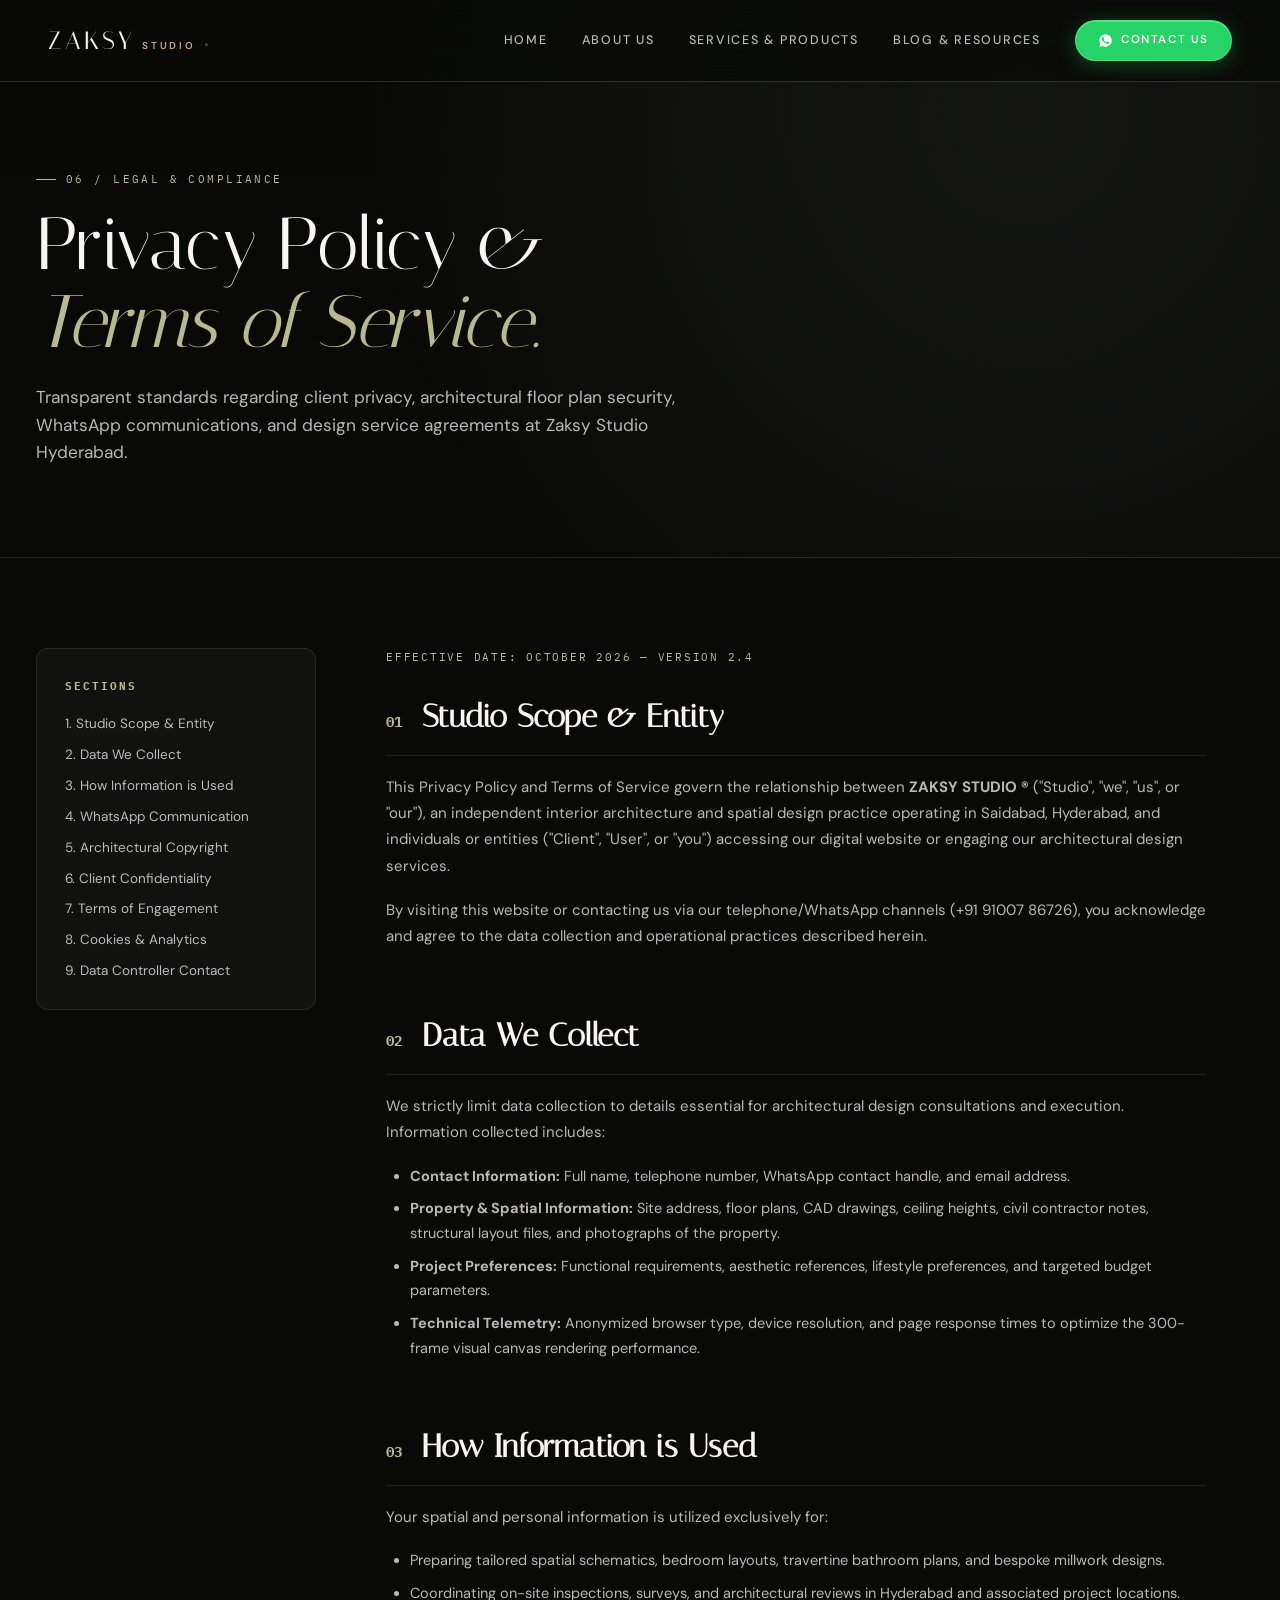
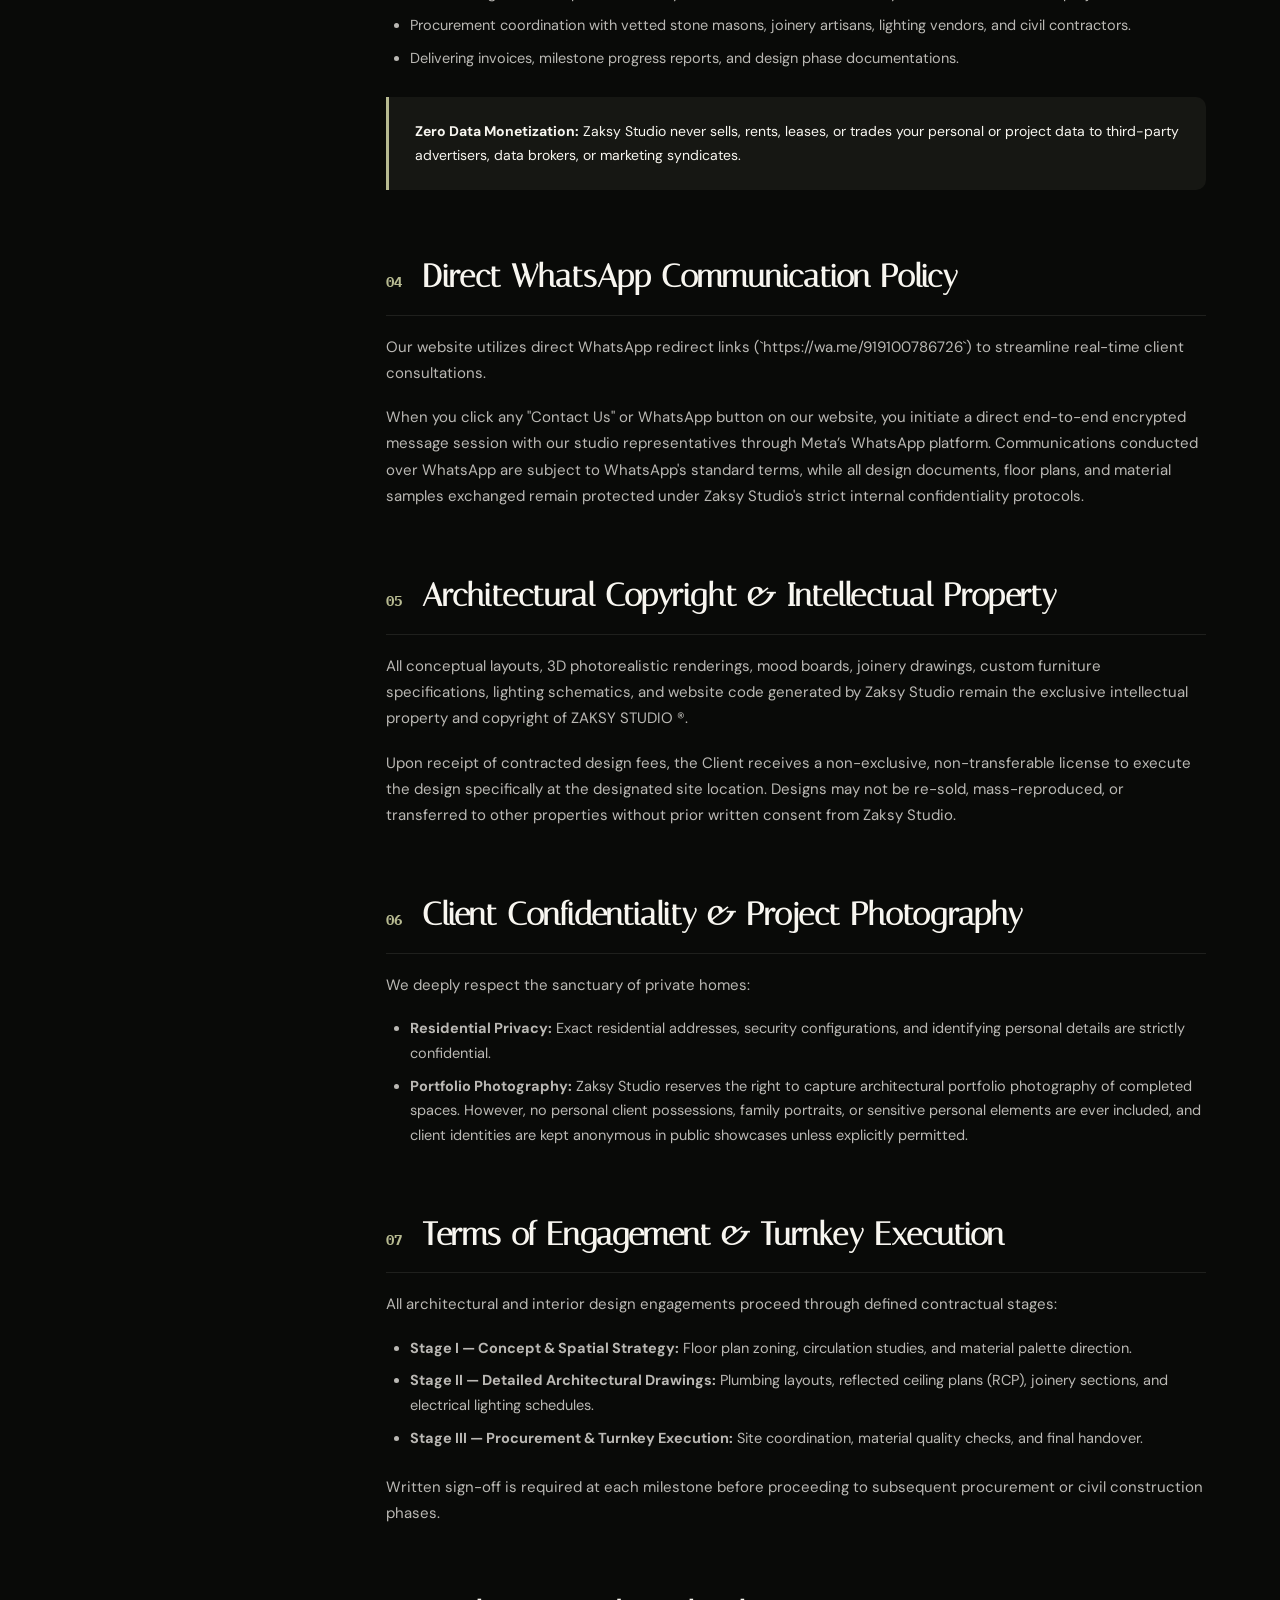
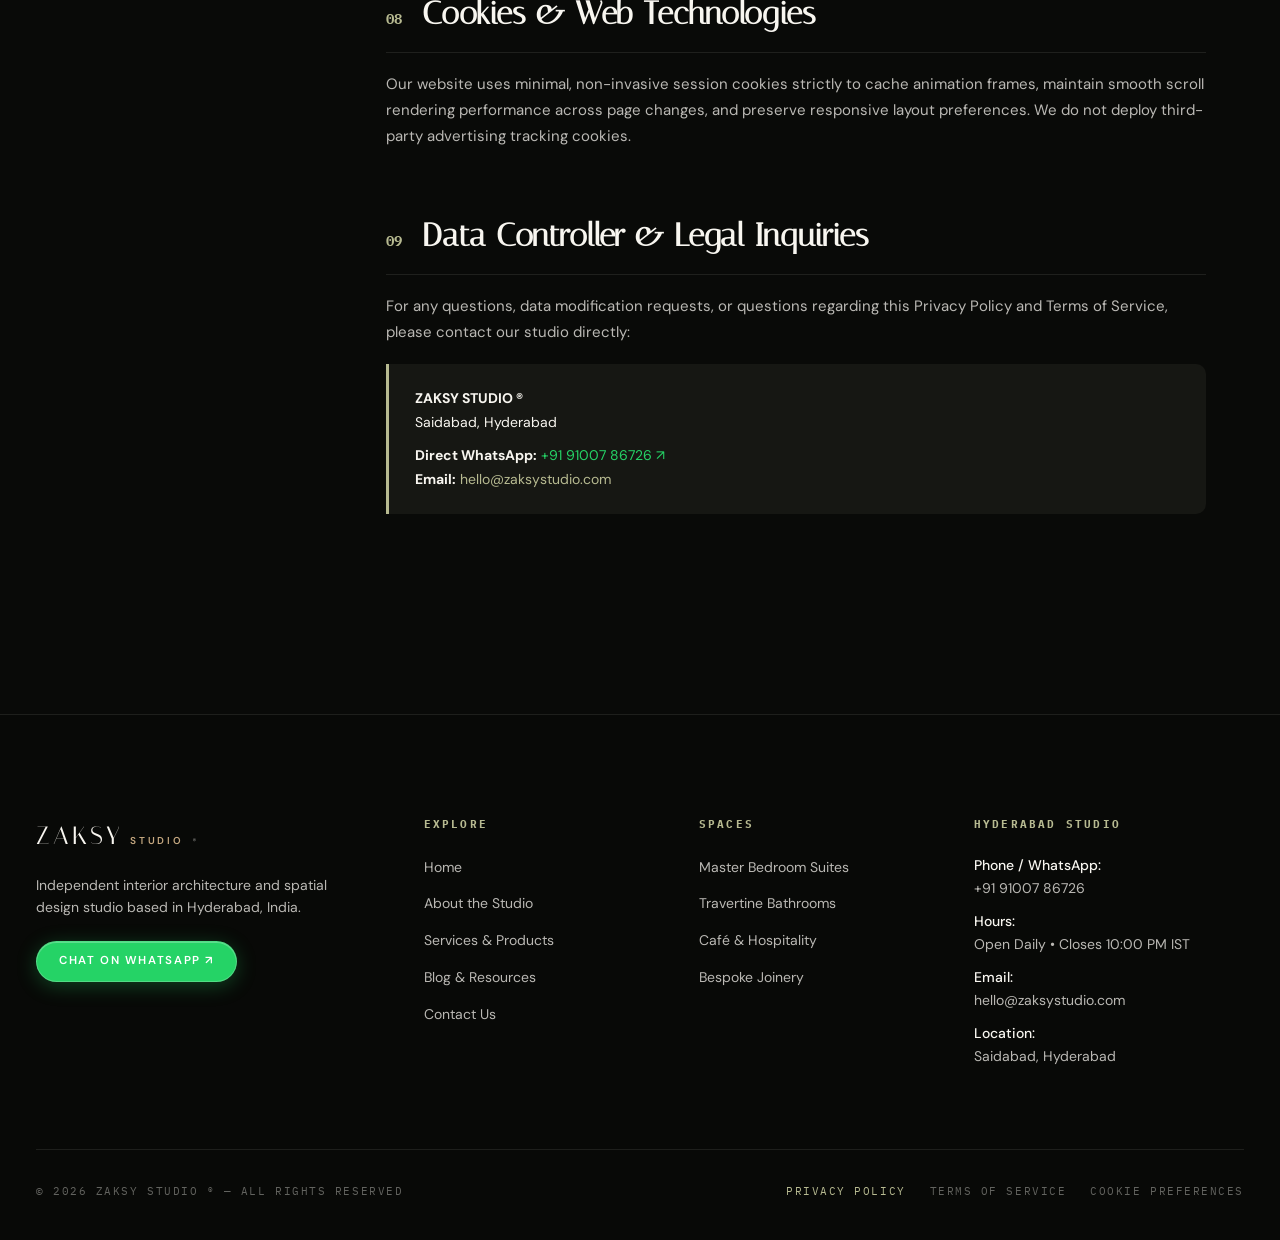
<file: privacy.html>
<!DOCTYPE html>
<html lang="en">
<head>
  <meta charset="UTF-8" />
  <meta name="viewport" content="width=device-width, initial-scale=1.0" />
  <title>Privacy Policy & Terms — ZAKSY STUDIO | Hyderabad Interior Architecture</title>
  <meta name="description" content="Privacy Policy, data protection, client confidentiality, and terms of service for Zaksy Studio Interior Architecture & Spatial Design, Hyderabad, India." />
  <link rel="stylesheet" href="styles.css" />
  <style>
    .legal-layout {
      display: grid;
      grid-template-columns: 280px 1fr;
      gap: 70px;
      padding: 90px 0 140px 0;
    }

    .legal-sidebar {
      position: sticky;
      top: 110px;
      height: fit-content;
      background: var(--bg-surface);
      border: 1px solid var(--border-subtle);
      border-radius: 12px;
      padding: 28px;
    }

    .legal-sidebar h3 {
      font-family: var(--font-mono);
      font-size: 11px;
      letter-spacing: 0.18em;
      text-transform: uppercase;
      color: var(--olive);
      margin-bottom: 20px;
    }

    .legal-nav-list {
      list-style: none;
      display: flex;
      flex-direction: column;
      gap: 12px;
    }

    .legal-nav-list a {
      font-size: 13.5px;
      color: var(--ivory-muted);
      transition: color 0.2s ease, transform 0.2s ease;
      display: block;
      line-height: 1.4;
    }

    .legal-nav-list a:hover {
      color: var(--olive);
      transform: translateX(4px);
    }

    .legal-content {
      max-width: 820px;
    }

    .legal-section-block {
      margin-bottom: 60px;
      scroll-margin-top: 110px;
    }

    .legal-section-block h2 {
      font-family: var(--font-heading);
      font-size: clamp(26px, 2.5vw, 36px);
      color: var(--ivory);
      margin-bottom: 18px;
      padding-bottom: 12px;
      border-bottom: 1px solid var(--border-subtle);
    }

    .legal-section-block h2 span.section-num {
      font-family: var(--font-mono);
      font-size: 14px;
      color: var(--olive);
      margin-right: 10px;
    }

    .legal-section-block p {
      font-size: 15px;
      color: var(--ivory-muted);
      line-height: 1.75;
      margin-bottom: 18px;
    }

    .legal-section-block ul {
      margin: 16px 0 24px 24px;
      color: var(--ivory-muted);
    }

    .legal-section-block li {
      font-size: 14.5px;
      line-height: 1.7;
      margin-bottom: 8px;
    }

    .legal-callout-box {
      background: var(--bg-card);
      border-left: 3px solid var(--olive);
      padding: 22px 26px;
      border-radius: 0 10px 10px 0;
      margin: 26px 0;
    }

    .legal-callout-box p {
      margin-bottom: 0;
      font-size: 14px;
      color: var(--ivory);
    }

    @media (max-width: 900px) {
      .legal-layout { grid-template-columns: 1fr; gap: 40px; }
      .legal-sidebar { display: none; }
    }
  </style>
</head>
<body>

  <!-- Site Navigation Header -->
  <header class="site-header">
    <a href="index.html" class="brand-wordmark" aria-label="Zaksy Studio home">
      zaksy<span>STUDIO</span><sup>®</sup>
    </a>

    <nav class="main-nav" id="mainNav">
      <a href="index.html" class="nav-link">Home</a>
      <a href="about.html" class="nav-link">About Us</a>
      <a href="services.html" class="nav-link">Services & Products</a>
      <a href="blog.html" class="nav-link">Blog & Resources</a>
      <a href="https://wa.me/919100786726?text=Hi%20Zaksy%20Studio%2C%20I%20would%20like%20to%20discuss%20an%20interior%20design%20project." target="_blank" rel="noopener noreferrer" class="whatsapp-nav-btn">
        <svg viewBox="0 0 24 24"><path d="M12.04 2c-5.46 0-9.91 4.45-9.91 9.91 0 1.75.46 3.45 1.32 4.95L2.05 22l5.25-1.38c1.45.79 3.08 1.21 4.74 1.21 5.46 0 9.91-4.45 9.91-9.91 0-2.65-1.03-5.14-2.9-7.01A9.816 9.816 0 0 0 12.04 2zm5.79 14.16c-.24.68-1.39 1.3-1.92 1.37-.51.08-1.15.11-3.69-.94-2.88-1.19-4.73-4.14-4.88-4.33-.14-.19-1.18-1.57-1.18-2.99 0-1.42.74-2.12 1-2.41.26-.29.58-.36.78-.36.19 0 .39.01.56.02.18.01.42-.07.65.49.24.58.82 2 .89 2.15.07.15.12.33.02.53-.1.19-.15.31-.3.48-.15.17-.31.38-.45.51-.15.14-.3.3-.13.6.17.29.77 1.27 1.66 2.05 1.14 1.01 2.1 1.33 2.4 1.48.29.15.46.12.63-.07.17-.19.73-.85.93-1.14.2-.29.4-.24.68-.14.28.1.78.84 2.15 1.07.28.05.47.08.57.23.09.15.09.87-.15 1.55z"/></svg>
        Contact Us
      </a>
    </nav>

    <button class="mobile-toggle" id="mobileToggle" aria-label="Toggle menu">
      <svg width="24" height="24" viewBox="0 0 24 24" fill="none" stroke="currentColor" stroke-width="2"><line x1="3" y1="12" x2="21" y2="12"></line><line x1="3" y1="6" x2="21" y2="6"></line><line x1="3" y1="18" x2="21" y2="18"></line></svg>
    </button>
  </header>

  <!-- Page Banner -->
  <section class="page-banner">
    <div class="container">
      <p class="banner-meta">06 / LEGAL & COMPLIANCE</p>
      <h1 class="banner-title">
        Privacy Policy &<br>
        <em>Terms of Service.</em>
      </h1>
      <p class="banner-lead">
        Transparent standards regarding client privacy, architectural floor plan security, WhatsApp communications, and design service agreements at Zaksy Studio Hyderabad.
      </p>
    </div>
  </section>

  <!-- Main Legal Document Layout -->
  <main class="container">
    <div class="legal-layout">
      <!-- Quick Navigation Sidebar -->
      <aside class="legal-sidebar">
        <h3>SECTIONS</h3>
        <ul class="legal-nav-list">
          <li><a href="#scope">1. Studio Scope & Entity</a></li>
          <li><a href="#collection">2. Data We Collect</a></li>
          <li><a href="#usage">3. How Information is Used</a></li>
          <li><a href="#whatsapp">4. WhatsApp Communication</a></li>
          <li><a href="#ip">5. Architectural Copyright</a></li>
          <li><a href="#confidentiality">6. Client Confidentiality</a></li>
          <li><a href="#terms">7. Terms of Engagement</a></li>
          <li><a href="#cookies">8. Cookies & Analytics</a></li>
          <li><a href="#contact">9. Data Controller Contact</a></li>
        </ul>
      </aside>

      <!-- Legal Content -->
      <div class="legal-content">
        <p style="font-family: var(--font-mono); font-size: 11px; letter-spacing: 0.16em; text-transform: uppercase; color: var(--olive); margin-bottom: 24px;">
          EFFECTIVE DATE: OCTOBER 2026 — VERSION 2.4
        </p>

        <!-- Section 1 -->
        <section class="legal-section-block" id="scope">
          <h2><span class="section-num">01</span> Studio Scope & Entity</h2>
          <p>
            This Privacy Policy and Terms of Service govern the relationship between <strong>ZAKSY STUDIO ®</strong> ("Studio", "we", "us", or "our"), an independent interior architecture and spatial design practice operating in Saidabad, Hyderabad, and individuals or entities ("Client", "User", or "you") accessing our digital website or engaging our architectural design services.
          </p>
          <p>
            By visiting this website or contacting us via our telephone/WhatsApp channels (+91 91007 86726), you acknowledge and agree to the data collection and operational practices described herein.
          </p>
        </section>

        <!-- Section 2 -->
        <section class="legal-section-block" id="collection">
          <h2><span class="section-num">02</span> Data We Collect</h2>
          <p>
            We strictly limit data collection to details essential for architectural design consultations and execution. Information collected includes:
          </p>
          <ul>
            <li><strong>Contact Information:</strong> Full name, telephone number, WhatsApp contact handle, and email address.</li>
            <li><strong>Property & Spatial Information:</strong> Site address, floor plans, CAD drawings, ceiling heights, civil contractor notes, structural layout files, and photographs of the property.</li>
            <li><strong>Project Preferences:</strong> Functional requirements, aesthetic references, lifestyle preferences, and targeted budget parameters.</li>
            <li><strong>Technical Telemetry:</strong> Anonymized browser type, device resolution, and page response times to optimize the 300-frame visual canvas rendering performance.</li>
          </ul>
        </section>

        <!-- Section 3 -->
        <section class="legal-section-block" id="usage">
          <h2><span class="section-num">03</span> How Information is Used</h2>
          <p>
            Your spatial and personal information is utilized exclusively for:
          </p>
          <ul>
            <li>Preparing tailored spatial schematics, bedroom layouts, travertine bathroom plans, and bespoke millwork designs.</li>
            <li>Coordinating on-site inspections, surveys, and architectural reviews in Hyderabad and associated project locations.</li>
            <li>Procurement coordination with vetted stone masons, joinery artisans, lighting vendors, and civil contractors.</li>
            <li>Delivering invoices, milestone progress reports, and design phase documentations.</li>
          </ul>
          <div class="legal-callout-box">
            <p>
              <strong>Zero Data Monetization:</strong> Zaksy Studio never sells, rents, leases, or trades your personal or project data to third-party advertisers, data brokers, or marketing syndicates.
            </p>
          </div>
        </section>

        <!-- Section 4 -->
        <section class="legal-section-block" id="whatsapp">
          <h2><span class="section-num">04</span> Direct WhatsApp Communication Policy</h2>
          <p>
            Our website utilizes direct WhatsApp redirect links (`https://wa.me/919100786726`) to streamline real-time client consultations.
          </p>
          <p>
            When you click any "Contact Us" or WhatsApp button on our website, you initiate a direct end-to-end encrypted message session with our studio representatives through Meta’s WhatsApp platform. Communications conducted over WhatsApp are subject to WhatsApp's standard terms, while all design documents, floor plans, and material samples exchanged remain protected under Zaksy Studio's strict internal confidentiality protocols.
          </p>
        </section>

        <!-- Section 5 -->
        <section class="legal-section-block" id="ip">
          <h2><span class="section-num">05</span> Architectural Copyright & Intellectual Property</h2>
          <p>
            All conceptual layouts, 3D photorealistic renderings, mood boards, joinery drawings, custom furniture specifications, lighting schematics, and website code generated by Zaksy Studio remain the exclusive intellectual property and copyright of ZAKSY STUDIO ®.
          </p>
          <p>
            Upon receipt of contracted design fees, the Client receives a non-exclusive, non-transferable license to execute the design specifically at the designated site location. Designs may not be re-sold, mass-reproduced, or transferred to other properties without prior written consent from Zaksy Studio.
          </p>
        </section>

        <!-- Section 6 -->
        <section class="legal-section-block" id="confidentiality">
          <h2><span class="section-num">06</span> Client Confidentiality & Project Photography</h2>
          <p>
            We deeply respect the sanctuary of private homes:
          </p>
          <ul>
            <li><strong>Residential Privacy:</strong> Exact residential addresses, security configurations, and identifying personal details are strictly confidential.</li>
            <li><strong>Portfolio Photography:</strong> Zaksy Studio reserves the right to capture architectural portfolio photography of completed spaces. However, no personal client possessions, family portraits, or sensitive personal elements are ever included, and client identities are kept anonymous in public showcases unless explicitly permitted.</li>
          </ul>
        </section>

        <!-- Section 7 -->
        <section class="legal-section-block" id="terms">
          <h2><span class="section-num">07</span> Terms of Engagement & Turnkey Execution</h2>
          <p>
            All architectural and interior design engagements proceed through defined contractual stages:
          </p>
          <ul>
            <li><strong>Stage I — Concept & Spatial Strategy:</strong> Floor plan zoning, circulation studies, and material palette direction.</li>
            <li><strong>Stage II — Detailed Architectural Drawings:</strong> Plumbing layouts, reflected ceiling plans (RCP), joinery sections, and electrical lighting schedules.</li>
            <li><strong>Stage III — Procurement & Turnkey Execution:</strong> Site coordination, material quality checks, and final handover.</li>
          </ul>
          <p>
            Written sign-off is required at each milestone before proceeding to subsequent procurement or civil construction phases.
          </p>
        </section>

        <!-- Section 8 -->
        <section class="legal-section-block" id="cookies">
          <h2><span class="section-num">08</span> Cookies & Web Technologies</h2>
          <p>
            Our website uses minimal, non-invasive session cookies strictly to cache animation frames, maintain smooth scroll rendering performance across page changes, and preserve responsive layout preferences. We do not deploy third-party advertising tracking cookies.
          </p>
        </section>

        <!-- Section 9 -->
        <section class="legal-section-block" id="contact">
          <h2><span class="section-num">09</span> Data Controller & Legal Inquiries</h2>
          <p>
            For any questions, data modification requests, or questions regarding this Privacy Policy and Terms of Service, please contact our studio directly:
          </p>
          <div class="legal-callout-box" style="margin-top: 18px;">
            <p><strong>ZAKSY STUDIO ®</strong></p>
            <p>Saidabad, Hyderabad</p>
            <p style="margin-top: 8px;">
              <strong>Direct WhatsApp:</strong> <a href="https://wa.me/919100786726?text=Hi%20Zaksy%20Studio%2C%20I%20have%20an%20inquiry%20regarding%20privacy%20and%20terms." target="_blank" rel="noopener noreferrer" style="color: var(--whatsapp);">+91 91007 86726 ↗</a>
            </p>
            <p>
              <strong>Email:</strong> <a href="mailto:hello@zaksystudio.com" style="color: var(--olive);">hello@zaksystudio.com</a>
            </p>
          </div>
        </section>
      </div>
    </div>
  </main>

  <!-- Unified Site Footer -->
  <footer class="site-footer">
    <div class="container">
      <div class="footer-main-grid">
        <div class="footer-col">
          <a href="index.html" class="brand-wordmark" style="margin-bottom: 18px;">
            zaksy<span>STUDIO</span><sup>®</sup>
          </a>
          <p style="font-size: 14px; color: var(--ivory-muted); max-width: 320px; line-height: 1.6; margin-bottom: 22px;">
            Independent interior architecture and spatial design studio based in Hyderabad, India.
          </p>
          <a href="https://wa.me/919100786726?text=Hi%20Zaksy%20Studio%2C%20I%20would%20like%20to%20discuss%20a%20project." target="_blank" rel="noopener noreferrer" class="whatsapp-nav-btn">
            Chat on WhatsApp ↗
          </a>
        </div>

        <div class="footer-col">
          <h4>EXPLORE</h4>
          <ul class="footer-links">
            <li><a href="index.html">Home</a></li>
            <li><a href="about.html">About the Studio</a></li>
            <li><a href="services.html">Services & Products</a></li>
            <li><a href="blog.html">Blog & Resources</a></li>
            <li><a href="contact.html">Contact Us</a></li>
          </ul>
        </div>

        <div class="footer-col">
          <h4>SPACES</h4>
          <ul class="footer-links">
            <li><a href="services.html#residential">Master Bedroom Suites</a></li>
            <li><a href="services.html#residential">Travertine Bathrooms</a></li>
            <li><a href="services.html#commercial">Café & Hospitality</a></li>
            <li><a href="services.html#products">Bespoke Joinery</a></li>
          </ul>
        </div>

        <div class="footer-col">
          <h4>HYDERABAD STUDIO</h4>
          <div class="footer-contact-item">
            <strong>Phone / WhatsApp:</strong>
            <a href="tel:+919100786726">+91 91007 86726</a>
          </div>
          <div class="footer-contact-item">
            <strong>Hours:</strong>
            Open Daily • Closes 10:00 PM IST
          </div>
          <div class="footer-contact-item">
            <strong>Email:</strong>
            <a href="mailto:hello@zaksystudio.com">hello@zaksystudio.com</a>
          </div>
          <div class="footer-contact-item">
            <strong>Location:</strong>
            Saidabad, Hyderabad
          </div>
        </div>
      </div>

      <div class="footer-sub-bar">
        <span>© 2026 ZAKSY STUDIO ® — ALL RIGHTS RESERVED</span>
        <div class="footer-legal-links">
          <a href="privacy.html" style="color: var(--olive);">Privacy Policy</a>
          <a href="privacy.html#terms">Terms of Service</a>
          <a href="privacy.html#cookies">Cookie Preferences</a>
        </div>
      </div>
    </div>
  </footer>

  <script>
    const mobileToggle = document.getElementById('mobileToggle');
    const mainNav = document.getElementById('mainNav');
    if (mobileToggle) {
      mobileToggle.addEventListener('click', (e) => {
        e.stopPropagation();
        mainNav.classList.toggle('open');
      });
    }

    if (mainNav) {
      mainNav.querySelectorAll('a').forEach(link => {
        link.addEventListener('click', () => {
          mainNav.classList.remove('open');
        });
      });
      document.addEventListener('click', (e) => {
        if (!mainNav.contains(e.target) && mobileToggle && !mobileToggle.contains(e.target)) {
          mainNav.classList.remove('open');
        }
      });
    }
  </script>
</body>
</html>
</file>
<file: styles.css>
/* ====================================================================
   ZAKSY STUDIO — UNIFIED DESIGN SYSTEM & LUXURY STYLING
   ==================================================================== */

@import url('https://fonts.googleapis.com/css2?family=DM+Sans:ital,opsz,wght@0,9..40,300..600;1,9..40,300..400&family=IBM+Plex+Mono:wght@400;500&family=Italiana&display=swap');

*, *::before, *::after {
  box-sizing: border-box;
  margin: 0;
  padding: 0;
}

:root {
  --bg-dark: #090a08;
  --bg-surface: #11120f;
  --bg-card: #161713;
  --bg-card-hover: #1b1c17;
  --bg-light: #f5f2eb;
  --ink: #141512;
  --ink-muted: #5e6056;
  --ivory: #f8f6f0;
  --ivory-muted: rgba(248, 246, 240, 0.74);
  --ivory-dim: rgba(248, 246, 240, 0.38);
  --gold-champagne: #c5a880;
  --gold-light: #dfc9a9;
  --gold-border: rgba(197, 168, 128, 0.24);
  --gold-glow: rgba(197, 168, 128, 0.18);
  --olive: #b7ba91;
  --olive-dark: #7a7d53;
  --whatsapp: #25D366;
  --whatsapp-hover: #20bd5a;
  --border-subtle: rgba(248, 246, 240, 0.09);
  --border-lux: rgba(197, 168, 128, 0.22);
  --font-heading: 'Italiana', serif;
  --font-body: 'DM Sans', -apple-system, sans-serif;
  --font-mono: 'IBM Plex Mono', monospace;
  --container-max: 1360px;
}

/* Custom Luxury Scrollbar */
::-webkit-scrollbar {
  width: 7px;
}
::-webkit-scrollbar-track {
  background: #090a08;
}
::-webkit-scrollbar-thumb {
  background: rgba(197, 168, 128, 0.35);
  border-radius: 999px;
  border: 1px solid rgba(9, 10, 8, 0.8);
}
::-webkit-scrollbar-thumb:hover {
  background: var(--gold-champagne);
}

/* Luxury Gold Text Selection */
::selection {
  background: rgba(197, 168, 128, 0.32);
  color: #ffffff;
}

html {
  width: 100%;
  height: auto;
  background-color: var(--bg-dark);
  scroll-behavior: smooth;
  scroll-padding-top: 90px;
}

body {
  width: 100%;
  min-height: 100vh;
  background-color: var(--bg-dark);
  color: var(--ivory);
  font-family: var(--font-body);
  font-size: 15px;
  line-height: 1.65;
  overflow-x: hidden;
  -webkit-font-smoothing: antialiased;
  -moz-osx-font-smoothing: grayscale;
}

img {
  max-width: 100%;
  height: auto;
  display: block;
}

a {
  color: inherit;
  text-decoration: none;
}

.container {
  width: 100%;
  max-width: var(--container-max);
  margin-left: auto;
  margin-right: auto;
  padding-left: 36px;
  padding-right: 36px;
}

/* ====================================================================
   TOP NAVIGATION BAR
   ==================================================================== */
.site-header {
  position: fixed;
  top: 0;
  left: 0;
  width: 100%;
  padding: 20px 48px;
  display: flex;
  justify-content: space-between;
  align-items: center;
  z-index: 100;
  backdrop-filter: blur(24px) saturate(180%);
  -webkit-backdrop-filter: blur(24px) saturate(180%);
  background: rgba(9, 10, 8, 0.82);
  border-bottom: 1px solid var(--border-lux);
  transition: all 0.3s ease;
}

.brand-wordmark {
  font-family: var(--font-heading);
  font-size: 25px;
  letter-spacing: 0.12em;
  text-transform: uppercase;
  color: var(--ivory);
  display: flex;
  align-items: baseline;
  gap: 8px;
}

.brand-wordmark span {
  font-family: var(--font-body);
  font-size: 10px;
  font-weight: 600;
  letter-spacing: 0.28em;
  color: var(--gold-champagne);
}

.brand-wordmark sup {
  font-size: 8px;
  opacity: 0.5;
  font-family: var(--font-mono);
}

.main-nav {
  display: flex;
  align-items: center;
  gap: 34px;
}

.nav-link {
  font-size: 12.5px;
  font-weight: 500;
  letter-spacing: 0.14em;
  text-transform: uppercase;
  color: var(--ivory-muted);
  transition: color 0.2s ease;
  position: relative;
  padding: 4px 0;
}

.nav-link:hover,
.nav-link.active {
  color: var(--ivory);
}

.nav-link.active::after {
  content: "";
  position: absolute;
  bottom: -2px;
  left: 0;
  width: 100%;
  height: 1px;
  background: var(--gold-champagne);
}

/* Direct WhatsApp CTA Button */
.whatsapp-nav-btn {
  display: inline-flex;
  align-items: center;
  gap: 8px;
  background: var(--whatsapp);
  color: #ffffff;
  font-family: var(--font-body);
  font-size: 11.5px;
  font-weight: 600;
  letter-spacing: 0.14em;
  text-transform: uppercase;
  padding: 10px 22px;
  border-radius: 999px;
  border: 1px solid rgba(255, 255, 255, 0.2);
  box-shadow: 0 4px 20px rgba(37, 211, 102, 0.28), inset 0 1px 0 rgba(255, 255, 255, 0.25);
  transition: all 0.25s cubic-bezier(0.16, 1, 0.3, 1);
}

.whatsapp-nav-btn:hover {
  background: var(--whatsapp-hover);
  transform: translateY(-2px);
  box-shadow: 0 8px 28px rgba(37, 211, 102, 0.45);
}

.whatsapp-nav-btn svg {
  width: 15px;
  height: 15px;
  fill: currentColor;
}

/* Mobile Toggle */
.mobile-toggle {
  display: none;
  background: transparent;
  border: none;
  color: var(--ivory);
  cursor: pointer;
  padding: 6px;
}

/* ====================================================================
   PAGE BANNER / EDITORIAL HERO (FOR INTERNAL PAGES)
   ==================================================================== */
.page-banner {
  position: relative;
  padding: 170px 0 90px 0;
  background: radial-gradient(circle at 80% 20%, rgba(183, 186, 145, 0.08) 0%, transparent 60%),
              linear-gradient(to bottom, #080907 0%, var(--bg-dark) 100%);
  border-bottom: 1px solid var(--border-subtle);
  overflow: hidden;
}

.banner-meta {
  font-family: var(--font-mono);
  font-size: 11px;
  letter-spacing: 0.22em;
  text-transform: uppercase;
  color: var(--olive);
  margin-bottom: 18px;
  display: flex;
  align-items: center;
  gap: 10px;
}

.banner-meta::before {
  content: "";
  width: 20px;
  height: 1px;
  background: var(--olive);
}

.banner-title {
  font-family: var(--font-heading);
  font-size: clamp(44px, 5.8vw, 84px);
  font-weight: 400;
  line-height: 1.05;
  letter-spacing: -0.01em;
  color: var(--ivory);
  margin-bottom: 22px;
}

.banner-title em {
  font-style: italic;
  color: var(--olive);
}

.banner-lead {
  font-size: clamp(16px, 1.35vw, 20px);
  color: var(--ivory-muted);
  max-width: 660px;
  line-height: 1.6;
}

/* ====================================================================
   BUTTONS & BADGES
   ==================================================================== */
.btn-primary {
  display: inline-flex;
  align-items: center;
  gap: 10px;
  background: linear-gradient(135deg, #fdfbf7 0%, #ebe3d3 100%);
  color: var(--bg-dark);
  font-size: 11.5px;
  font-weight: 600;
  letter-spacing: 0.16em;
  text-transform: uppercase;
  padding: 14px 28px;
  border-radius: 999px;
  border: 1px solid rgba(197, 168, 128, 0.4);
  transition: all 0.25s cubic-bezier(0.16, 1, 0.3, 1);
  box-shadow: 0 4px 20px rgba(0, 0, 0, 0.5), 0 0 20px rgba(197, 168, 128, 0.18);
}

.btn-primary:hover {
  background: #ffffff;
  transform: translateY(-2px);
  box-shadow: 0 8px 30px rgba(197, 168, 128, 0.32);
  border-color: var(--gold-champagne);
}

.btn-secondary {
  display: inline-flex;
  align-items: center;
  gap: 10px;
  background: rgba(18, 19, 15, 0.75);
  color: var(--ivory);
  border: 1px solid var(--border-lux);
  font-size: 11.5px;
  font-weight: 500;
  letter-spacing: 0.14em;
  text-transform: uppercase;
  padding: 14px 26px;
  border-radius: 999px;
  backdrop-filter: blur(14px);
  -webkit-backdrop-filter: blur(14px);
  transition: all 0.25s ease;
}

.btn-secondary:hover {
  background: rgba(25, 26, 21, 0.9);
  border-color: var(--gold-champagne);
  color: #ffffff;
}

.btn-whatsapp-large {
  display: inline-flex;
  align-items: center;
  justify-content: center;
  gap: 12px;
  background: var(--whatsapp);
  color: #ffffff;
  font-family: var(--font-body);
  font-size: 13.5px;
  font-weight: 600;
  letter-spacing: 0.14em;
  text-transform: uppercase;
  padding: 16px 36px;
  border-radius: 999px;
  border: 1px solid rgba(255, 255, 255, 0.2);
  box-shadow: 0 8px 28px rgba(37, 211, 102, 0.35), inset 0 1px 0 rgba(255, 255, 255, 0.3);
  transition: all 0.3s cubic-bezier(0.16, 1, 0.3, 1);
}

.btn-whatsapp-large:hover {
  background: var(--whatsapp-hover);
  transform: translateY(-3px) scale(1.02);
  box-shadow: 0 12px 36px rgba(37, 211, 102, 0.5);
}

.btn-whatsapp-large svg {
  width: 20px;
  height: 20px;
  fill: currentColor;
}

/* Section Labels */
.section-meta-label {
  display: flex;
  justify-content: space-between;
  align-items: center;
  font-family: var(--font-mono);
  font-size: 11px;
  letter-spacing: 0.22em;
  text-transform: uppercase;
  color: var(--gold-champagne);
  border-bottom: 1px solid var(--border-lux);
  padding-bottom: 20px;
  margin-bottom: 60px;
}

.section-title {
  font-family: var(--font-heading);
  font-size: clamp(38px, 4.4vw, 64px);
  font-weight: 400;
  line-height: 1.1;
  letter-spacing: -0.01em;
  color: var(--ivory);
  margin-bottom: 20px;
}

.section-title em {
  font-style: italic;
  color: var(--gold-champagne);
}

/* ====================================================================
   FOOTER COMPONENT
   ==================================================================== */
.site-footer {
  background: #080907;
  border-top: 1px solid var(--border-subtle);
  padding: 100px 0 40px 0;
  position: relative;
  z-index: 20;
}

.footer-main-grid {
  display: grid;
  grid-template-columns: 1.5fr 1fr 1fr 1.2fr;
  gap: 50px;
  padding-bottom: 70px;
  border-bottom: 1px solid var(--border-subtle);
}

.footer-col h4 {
  font-family: var(--font-mono);
  font-size: 11px;
  letter-spacing: 0.2em;
  text-transform: uppercase;
  color: var(--olive);
  margin-bottom: 22px;
}

.footer-links {
  list-style: none;
  display: flex;
  flex-direction: column;
  gap: 12px;
}

.footer-links a {
  font-size: 14px;
  color: var(--ivory-muted);
  transition: color 0.2s ease;
}

.footer-links a:hover {
  color: var(--ivory);
}

.footer-contact-item {
  font-size: 14px;
  color: var(--ivory-muted);
  margin-bottom: 12px;
  line-height: 1.5;
}

.footer-contact-item strong {
  display: block;
  color: var(--ivory);
  font-weight: 500;
  margin-bottom: 2px;
}

.footer-sub-bar {
  display: flex;
  justify-content: space-between;
  align-items: center;
  font-family: var(--font-mono);
  font-size: 11px;
  letter-spacing: 0.14em;
  text-transform: uppercase;
  color: var(--ivory-dim);
  padding-top: 32px;
}

.footer-legal-links {
  display: flex;
  gap: 24px;
}

.footer-legal-links a:hover {
  color: var(--olive);
}

/* ====================================================================
   RESPONSIVE DESIGN
   ==================================================================== */
/* ====================================================================
   HOMEPAGE CONTENT CONTAINER & PREMIUM SECTIONS
   ==================================================================== */
.homepage-content {
  position: relative;
  z-index: 30;
  background: var(--bg-dark);
  box-shadow: 0 -40px 100px rgba(0, 0, 0, 0.95);
}

.home-section {
  padding: 120px 0;
  border-bottom: 1px solid var(--border-subtle);
  position: relative;
}

/* SECTION 2: PORTFOLIO GALLERY GRID */
.portfolio-filter-bar {
  display: flex;
  align-items: center;
  gap: 12px;
  flex-wrap: wrap;
  margin-bottom: 48px;
}

.filter-btn {
  background: rgba(18, 19, 15, 0.6);
  border: 1px solid var(--border-lux);
  color: var(--ivory-muted);
  font-family: var(--font-mono);
  font-size: 11px;
  letter-spacing: 0.16em;
  text-transform: uppercase;
  padding: 10px 22px;
  border-radius: 999px;
  cursor: pointer;
  backdrop-filter: blur(10px);
  transition: all 0.25s cubic-bezier(0.16, 1, 0.3, 1);
}

.filter-btn:hover,
.filter-btn.active {
  background: var(--gold-champagne);
  color: var(--bg-dark);
  border-color: var(--gold-champagne);
  box-shadow: 0 4px 20px var(--gold-glow);
}

.portfolio-grid {
  display: grid;
  grid-template-columns: repeat(3, 1fr);
  gap: 32px;
}

.portfolio-item {
  position: relative;
  border-radius: 16px;
  overflow: hidden;
  background: var(--bg-surface);
  border: 1px solid var(--border-lux);
  transition: transform 0.45s cubic-bezier(0.16, 1, 0.3, 1), border-color 0.3s ease, box-shadow 0.45s ease;
  box-shadow: 0 10px 30px rgba(0, 0, 0, 0.4);
}

.portfolio-item:hover {
  transform: translateY(-8px);
  border-color: rgba(197, 168, 128, 0.55);
  box-shadow: 0 24px 60px rgba(0, 0, 0, 0.75), 0 0 30px var(--gold-glow);
}

.portfolio-img-wrap {
  position: relative;
  height: 390px;
  overflow: hidden;
  background: #11120f;
}

.portfolio-img-wrap img {
  width: 100%;
  height: 100%;
  object-fit: cover;
  transition: transform 0.8s cubic-bezier(0.16, 1, 0.3, 1);
}

.portfolio-item:hover .portfolio-img-wrap img {
  transform: scale(1.07);
}

.portfolio-overlay {
  position: absolute;
  inset: 0;
  background: linear-gradient(to top, rgba(9, 10, 8, 0.96) 0%, rgba(9, 10, 8, 0.5) 55%, transparent 100%);
  display: flex;
  flex-direction: column;
  justify-content: flex-end;
  padding: 32px;
  transition: background 0.3s ease;
}

.portfolio-cat {
  font-family: var(--font-mono);
  font-size: 10px;
  letter-spacing: 0.22em;
  text-transform: uppercase;
  color: var(--gold-champagne);
  margin-bottom: 8px;
}

.portfolio-item h3 {
  font-family: var(--font-heading);
  font-size: 26px;
  line-height: 1.2;
  color: var(--ivory);
  margin-bottom: 8px;
}

.portfolio-meta {
  font-size: 13px;
  color: var(--ivory-muted);
  margin-bottom: 16px;
  line-height: 1.5;
}

.portfolio-wa-link {
  font-family: var(--font-mono);
  font-size: 10.5px;
  letter-spacing: 0.14em;
  text-transform: uppercase;
  color: #ffffff;
  background: rgba(37, 211, 102, 0.14);
  border: 1px solid rgba(37, 211, 102, 0.4);
  padding: 8px 16px;
  border-radius: 999px;
  width: fit-content;
  display: inline-flex;
  align-items: center;
  gap: 6px;
  font-weight: 500;
  backdrop-filter: blur(8px);
  transition: all 0.25s ease;
}

.portfolio-wa-link:hover {
  background: var(--whatsapp);
  color: #ffffff;
  border-color: var(--whatsapp);
  transform: translateY(-2px);
  box-shadow: 0 4px 16px rgba(37, 211, 102, 0.4);
}

/* SECTION 3: PHILOSOPHY & MEET THE DESIGNER */
.philosophy-layout {
  display: grid;
  grid-template-columns: 1.15fr 1fr;
  gap: 80px;
  align-items: center;
}

.philosophy-quote-box {
  margin-bottom: 32px;
}

.philosophy-quote-box blockquote {
  font-family: var(--font-heading);
  font-size: clamp(30px, 3.2vw, 48px);
  line-height: 1.2;
  color: var(--ivory);
  margin-bottom: 24px;
}

.philosophy-quote-box blockquote em {
  font-style: italic;
  color: var(--olive);
}

.philosophy-lead {
  font-size: 16px;
  color: var(--ivory-muted);
  line-height: 1.75;
  margin-bottom: 24px;
}

.designer-card {
  background: radial-gradient(circle at 90% 10%, rgba(197, 168, 128, 0.08) 0%, transparent 60%), #141511;
  border: 1px solid var(--border-lux);
  border-radius: 16px;
  padding: 44px;
  position: relative;
  overflow: hidden;
  box-shadow: 0 16px 40px rgba(0, 0, 0, 0.5);
}

.designer-card::before {
  content: "";
  position: absolute;
  top: 0;
  left: 0;
  width: 100%;
  height: 2px;
  background: linear-gradient(90deg, var(--gold-champagne) 0%, rgba(197, 168, 128, 0.2) 60%, transparent 100%);
}

.designer-badge {
  font-family: var(--font-mono);
  font-size: 11px;
  letter-spacing: 0.22em;
  text-transform: uppercase;
  color: var(--gold-champagne);
  margin-bottom: 16px;
  display: block;
}

.designer-card h3 {
  font-family: var(--font-heading);
  font-size: 34px;
  margin-bottom: 8px;
  color: var(--ivory);
}

.designer-role {
  font-size: 14px;
  color: var(--gold-light);
  margin-bottom: 24px;
}

.designer-stats-grid {
  display: grid;
  grid-template-columns: repeat(2, 1fr);
  gap: 20px;
  margin-top: 32px;
  padding-top: 28px;
  border-top: 1px solid var(--border-lux);
}

.stat-item .stat-num {
  font-family: var(--font-heading);
  font-size: 40px;
  color: var(--gold-champagne);
  line-height: 1;
  margin-bottom: 6px;
}

.stat-item .stat-lbl {
  font-family: var(--font-mono);
  font-size: 10px;
  letter-spacing: 0.16em;
  text-transform: uppercase;
  color: var(--ivory-muted);
}

/* SECTION 4: SERVICES & SPECIALISATIONS PREVIEW */
.services-card-grid {
  display: grid;
  grid-template-columns: repeat(2, 1fr);
  gap: 36px;
}

.service-box-lux {
  background: radial-gradient(circle at 100% 0%, rgba(197, 168, 128, 0.06) 0%, transparent 50%), #131410;
  border: 1px solid var(--border-lux);
  border-radius: 16px;
  padding: 44px;
  display: flex;
  flex-direction: column;
  justify-content: space-between;
  transition: all 0.35s cubic-bezier(0.16, 1, 0.3, 1);
  position: relative;
  overflow: hidden;
  box-shadow: 0 10px 30px rgba(0, 0, 0, 0.4);
}

.service-box-lux:hover {
  border-color: rgba(197, 168, 128, 0.55);
  transform: translateY(-6px);
  box-shadow: 0 20px 50px rgba(0, 0, 0, 0.65), 0 0 25px var(--gold-glow);
}

.service-box-lux .service-num {
  font-family: var(--font-mono);
  font-size: 11.5px;
  color: var(--gold-champagne);
  letter-spacing: 0.22em;
  margin-bottom: 20px;
}

.service-box-lux h3 {
  font-family: var(--font-heading);
  font-size: 28px;
  line-height: 1.2;
  margin-bottom: 14px;
  color: var(--ivory);
}

.service-box-lux p {
  font-size: 14.5px;
  color: var(--ivory-muted);
  line-height: 1.7;
  margin-bottom: 24px;
}

.service-checklist {
  list-style: none;
  display: flex;
  flex-direction: column;
  gap: 12px;
  margin-bottom: 32px;
}

.service-checklist li {
  font-size: 13.5px;
  color: var(--ivory-dim);
  display: flex;
  align-items: center;
  gap: 10px;
}

.service-checklist li::before {
  content: "✦";
  color: var(--gold-champagne);
  font-size: 11px;
}

/* SECTION 5: DESIGN PROCESS (HOW IT WORKS) */
.process-steps-track {
  display: grid;
  grid-template-columns: repeat(4, 1fr);
  gap: 28px;
  margin-top: 50px;
}

.process-step-box {
  background: #131410;
  border: 1px solid var(--border-lux);
  border-radius: 16px;
  padding: 34px 28px;
  display: flex;
  flex-direction: column;
  justify-content: space-between;
  position: relative;
  transition: all 0.35s cubic-bezier(0.16, 1, 0.3, 1);
  box-shadow: 0 8px 24px rgba(0, 0, 0, 0.35);
}

.process-step-box:hover {
  border-color: var(--gold-champagne);
  transform: translateY(-4px);
  box-shadow: 0 16px 40px rgba(0, 0, 0, 0.5), 0 0 20px var(--gold-glow);
}

.step-phase-pill {
  font-family: var(--font-mono);
  font-size: 10.5px;
  letter-spacing: 0.2em;
  text-transform: uppercase;
  color: var(--gold-champagne);
  margin-bottom: 18px;
}

.process-step-box h3 {
  font-family: var(--font-heading);
  font-size: 24px;
  line-height: 1.25;
  margin-bottom: 14px;
  color: var(--ivory);
}

.process-step-box p {
  font-size: 13.5px;
  color: var(--ivory-muted);
  line-height: 1.65;
}

.step-deliverable {
  margin-top: 24px;
  padding-top: 18px;
  border-top: 1px solid var(--border-lux);
  font-family: var(--font-mono);
  font-size: 10.5px;
  color: var(--gold-light);
  letter-spacing: 0.1em;
}

/* SECTION 6: CLIENT TESTIMONIALS & PRESS LOGOS */
.press-strip {
  display: flex;
  justify-content: space-between;
  align-items: center;
  padding: 36px 0;
  border-top: 1px solid var(--border-lux);
  border-bottom: 1px solid var(--border-lux);
  margin-bottom: 70px;
  flex-wrap: wrap;
  gap: 30px;
}

.press-logo-item {
  font-family: var(--font-heading);
  font-size: clamp(18px, 1.8vw, 24px);
  letter-spacing: 0.14em;
  text-transform: uppercase;
  color: rgba(245, 242, 235, 0.42);
  transition: color 0.3s ease;
}

.press-logo-item:hover {
  color: var(--gold-champagne);
}

.testimonials-grid {
  display: grid;
  grid-template-columns: repeat(3, 1fr);
  gap: 32px;
}

.testimonial-card-lux {
  background: radial-gradient(circle at 85% 15%, rgba(197, 168, 128, 0.06) 0%, transparent 60%), #131410;
  border: 1px solid var(--border-lux);
  border-radius: 16px;
  padding: 40px 34px;
  display: flex;
  flex-direction: column;
  justify-content: space-between;
  position: relative;
  box-shadow: 0 10px 30px rgba(0, 0, 0, 0.4);
}

.testimonial-card-lux::after {
  content: "“";
  font-family: var(--font-heading);
  font-size: 72px;
  color: rgba(197, 168, 128, 0.15);
  position: absolute;
  top: 16px;
  right: 26px;
  line-height: 1;
  pointer-events: none;
}

.testimonial-rating {
  color: #ffb800;
  font-size: 13px;
  letter-spacing: 4px;
  margin-bottom: 20px;
}

.testimonial-card-lux p {
  font-size: 15px;
  color: var(--ivory);
  line-height: 1.7;
  font-style: italic;
  margin-bottom: 28px;
  flex-grow: 1;
}

.testimonial-author-meta {
  border-top: 1px solid var(--border-lux);
  padding-top: 18px;
}

.testimonial-author-meta strong {
  display: block;
  font-family: var(--font-body);
  font-size: 14px;
  color: var(--ivory);
  font-weight: 600;
  margin-bottom: 3px;
}

.testimonial-author-meta span {
  font-family: var(--font-mono);
  font-size: 11px;
  color: var(--gold-champagne);
  letter-spacing: 0.1em;
  text-transform: uppercase;
}

/* ====================================================================
   SECTION 7: THE STYLE BLOG & EDITORIAL JOURNAL
   Side-by-side architectural strip & journal grid
   ==================================================================== */
.insta-header-strip {
  display: flex;
  justify-content: space-between;
  align-items: flex-end;
  margin-bottom: 36px;
  flex-wrap: wrap;
  gap: 20px;
}

.insta-grid-6,
.editorial-photo-strip {
  display: grid;
  grid-template-columns: repeat(6, 1fr);
  gap: 16px;
  margin-bottom: 52px;
}

.insta-tile,
.editorial-photo-tile {
  position: relative;
  aspect-ratio: 1 / 1;
  border-radius: 12px;
  overflow: hidden;
  background: #11120f;
  border: 1px solid var(--border-lux);
  box-shadow: 0 8px 24px rgba(0, 0, 0, 0.4);
  transition: all 0.35s cubic-bezier(0.16, 1, 0.3, 1);
}

.insta-tile:hover,
.editorial-photo-tile:hover {
  transform: translateY(-6px);
  border-color: var(--gold-champagne);
  box-shadow: 0 16px 36px rgba(0, 0, 0, 0.6), 0 0 24px var(--gold-glow);
}

.insta-tile img,
.editorial-photo-tile img {
  width: 100%;
  height: 100%;
  object-fit: cover;
  display: block;
  transition: transform 0.7s cubic-bezier(0.16, 1, 0.3, 1);
}

.insta-tile:hover img,
.editorial-photo-tile:hover img {
  transform: scale(1.09);
}

.insta-tile-overlay,
.editorial-photo-overlay {
  position: absolute;
  inset: 0;
  background: linear-gradient(to top, rgba(9, 10, 8, 0.88) 0%, rgba(9, 10, 8, 0.2) 60%, transparent 100%);
  display: flex;
  flex-direction: column;
  justify-content: flex-end;
  align-items: flex-start;
  padding: 14px 12px;
  pointer-events: none;
}

.insta-tile-tag,
.editorial-photo-tag {
  font-family: var(--font-mono);
  font-size: 10px;
  letter-spacing: 0.14em;
  text-transform: uppercase;
  color: var(--gold-champagne);
  font-weight: 500;
  text-shadow: 0 2px 8px rgba(0, 0, 0, 0.9);
}

.blog-cards-grid {
  display: grid;
  grid-template-columns: repeat(3, 1fr);
  gap: 32px;
}

/* SECTION 8: CONSULTATIVE CLOSING CTA CARD */
.consultative-closing-card {
  background: radial-gradient(circle at 80% 20%, rgba(197, 168, 128, 0.2) 0%, transparent 60%),
              linear-gradient(135deg, #141511 0%, #090a08 100%);
  border: 1px solid rgba(197, 168, 128, 0.35);
  border-radius: 20px;
  padding: 70px 60px;
  display: grid;
  grid-template-columns: 1.25fr 1fr;
  gap: 60px;
  align-items: center;
  box-shadow: 0 30px 80px rgba(0, 0, 0, 0.8), inset 0 1px 0 rgba(197, 168, 128, 0.35);
}

.closing-text-col h2 {
  font-family: var(--font-heading);
  font-size: clamp(36px, 4vw, 56px);
  line-height: 1.1;
  margin-bottom: 20px;
  color: var(--ivory);
}

.closing-text-col h2 em {
  font-style: italic;
  color: var(--gold-champagne);
}

.closing-text-col p {
  font-size: 16px;
  color: var(--ivory-muted);
  line-height: 1.7;
  margin-bottom: 32px;
}

.closing-action-group {
  display: flex;
  align-items: center;
  gap: 18px;
  flex-wrap: wrap;
}

.closing-info-box {
  background: rgba(9, 10, 8, 0.7);
  border: 1px solid var(--border-lux);
  border-radius: 16px;
  padding: 36px;
  backdrop-filter: blur(16px);
}

.closing-detail-row {
  margin-bottom: 18px;
}

.closing-detail-row:last-child {
  margin-bottom: 0;
}

.closing-detail-row span.label {
  display: block;
  font-family: var(--font-mono);
  font-size: 10px;
  letter-spacing: 0.2em;
  text-transform: uppercase;
  color: var(--gold-champagne);
  margin-bottom: 4px;
}

.closing-detail-row a,
.closing-detail-row p {
  font-size: 15px;
  color: var(--ivory);
}

.closing-detail-row a:hover {
  color: var(--gold-champagne);
}

/* Google Reviews Verified Badge */
.google-rating-badge {
  display: inline-flex;
  align-items: center;
  gap: 12px;
  background: rgba(197, 168, 128, 0.08);
  border: 1px solid var(--border-lux);
  padding: 10px 22px;
  border-radius: 999px;
  font-family: var(--font-mono);
  font-size: 11.5px;
  letter-spacing: 0.14em;
  color: var(--ivory);
  text-transform: uppercase;
  margin-bottom: 24px;
  transition: all 0.25s ease;
}

.google-rating-badge:hover {
  background: rgba(197, 168, 128, 0.16);
  border-color: var(--gold-champagne);
  box-shadow: 0 4px 18px var(--gold-glow);
}

.google-rating-badge .google-g {
  width: 17px;
  height: 17px;
  flex-shrink: 0;
}

.google-rating-badge .stars {
  color: #ffb800;
  letter-spacing: 2px;
}

/* ====================================================================
   MOBILE RESPONSIVENESS & TOUCH OPTIMIZATIONS (ALL SCREENS)
   ==================================================================== */
:root {
  --sat: env(safe-area-inset-top, 0px);
  --sab: env(safe-area-inset-bottom, 0px);
}

@media (max-width: 1024px) {
  .site-header { padding: 18px 28px; }
  .portfolio-grid { grid-template-columns: repeat(2, 1fr); }
  .philosophy-layout { grid-template-columns: 1fr; gap: 48px; }
  .process-steps-track { grid-template-columns: repeat(2, 1fr); }
  .testimonials-grid { grid-template-columns: 1fr; }
  .insta-grid-6,
  .editorial-photo-strip {
    grid-template-columns: repeat(6, 1fr);
    gap: 10px;
  }
  .blog-cards-grid {
    grid-template-columns: repeat(3, 1fr);
    gap: 20px;
  }
  .consultative-closing-card { grid-template-columns: 1fr; padding: 50px 36px; }
  .footer-main-grid { grid-template-columns: 1fr 1fr; gap: 40px; }
}

@media (max-width: 768px) {
  /* Prevent iOS Safari input focus auto-zoom */
  .form-control, input, select, textarea {
    font-size: 16px !important;
  }

  /* Safe-area padded header */
  .site-header {
    padding: calc(14px + var(--sat)) 20px 14px 20px;
  }

  .main-nav {
    display: none;
  }

  .main-nav.open {
    display: flex;
    flex-direction: column;
    position: absolute;
    top: 100%;
    left: 0;
    width: 100%;
    background: rgba(12, 13, 11, 0.98);
    padding: 24px 20px 30px 20px;
    border-bottom: 1px solid var(--border-subtle);
    box-shadow: 0 20px 40px rgba(0, 0, 0, 0.85);
    gap: 16px;
  }

  .nav-link {
    font-size: 15px;
    padding: 10px 0;
    color: var(--ivory);
    border-bottom: 1px solid rgba(245, 242, 235, 0.06);
  }

  .whatsapp-nav-btn {
    justify-content: center;
    width: 100%;
    padding: 14px 20px;
    margin-top: 8px;
  }

  .mobile-toggle {
    display: block;
    min-width: 44px;
    min-height: 44px;
    display: flex;
    align-items: center;
    justify-content: center;
  }

  /* Swipeable Horizontal Filter Tabs */
  .portfolio-filter-bar {
    display: flex;
    overflow-x: auto;
    -webkit-overflow-scrolling: touch;
    gap: 8px;
    padding-bottom: 8px;
    margin-bottom: 30px;
    scrollbar-width: none;
  }
  .portfolio-filter-bar::-webkit-scrollbar { display: none; }
  .filter-btn { flex-shrink: 0; white-space: nowrap; padding: 8px 16px; font-size: 10.5px; }

  /* Compact Editorial Sections */
  .home-section { padding: 70px 0; }
  .section-meta-label { margin-bottom: 32px; padding-bottom: 14px; font-size: 10px; }
  .section-title { font-size: clamp(30px, 7vw, 42px); }

  /* Single Column Layouts */
  .portfolio-grid { grid-template-columns: 1fr; gap: 24px; }
  .portfolio-img-wrap { height: 280px; }
  .portfolio-overlay { padding: 20px 18px; }
  .portfolio-item h3 { font-size: 22px; }

  .philosophy-quote-box blockquote { font-size: 24px; }
  .designer-card { padding: 30px 20px; }
  .designer-card h3 { font-size: 28px; }

  .services-card-grid { grid-template-columns: 1fr; gap: 20px; }
  .service-box-lux { padding: 30px 20px; }
  .service-box-lux h3 { font-size: 24px; }

  .process-steps-track { grid-template-columns: 1fr; gap: 18px; }
  .process-step-box { padding: 26px 20px; }
  .process-step-box h3 { font-size: 22px; }

  .press-strip { gap: 16px; justify-content: center; padding: 22px 0; margin-bottom: 40px; }
  .press-logo-item { font-size: 16px; }

  .testimonials-grid { grid-template-columns: 1fr; gap: 20px; }
  .testimonial-card-lux { padding: 28px 20px; }

  /* Style Blog Side-by-Side Visual Strip (Strictly Side-by-Side, Never Stacking Vertically) */
  .insta-grid-6,
  .editorial-photo-strip {
    display: flex !important;
    flex-direction: row !important;
    flex-wrap: nowrap !important;
    overflow-x: auto !important;
    -webkit-overflow-scrolling: touch;
    scroll-snap-type: x mandatory;
    gap: 12px;
    padding-bottom: 14px;
    margin-bottom: 40px;
    scrollbar-width: none;
  }
  .insta-grid-6::-webkit-scrollbar,
  .editorial-photo-strip::-webkit-scrollbar {
    display: none;
  }
  .insta-tile,
  .editorial-photo-tile {
    flex: 0 0 150px !important;
    width: 150px !important;
    aspect-ratio: 1 / 1;
    scroll-snap-align: start;
  }

  /* Style Blog Editorial Cards Side-by-Side (Swipeable Horizontal Strip) */
  .blog-cards-grid {
    display: flex !important;
    flex-direction: row !important;
    flex-wrap: nowrap !important;
    overflow-x: auto !important;
    -webkit-overflow-scrolling: touch;
    scroll-snap-type: x mandatory;
    gap: 16px;
    padding-bottom: 16px;
    scrollbar-width: none;
  }
  .blog-cards-grid::-webkit-scrollbar {
    display: none;
  }
  .blog-cards-grid .portfolio-item {
    flex: 0 0 285px !important;
    width: 285px !important;
    scroll-snap-align: start;
  }

  /* Consultative Closing Card */
  .consultative-closing-card { grid-template-columns: 1fr; padding: 36px 20px; gap: 32px; }
  .closing-text-col h2 { font-size: 28px; }
  .closing-action-group { flex-direction: column; width: 100%; gap: 12px; }
  .closing-action-group a { width: 100%; justify-content: center; text-align: center; }
  .closing-info-box { padding: 24px 18px; }

  /* Footer */
  .footer-main-grid { grid-template-columns: 1fr; gap: 36px; padding-bottom: 40px; }
  .footer-sub-bar { flex-direction: column; gap: 16px; text-align: center; }
  .container { padding-left: 20px; padding-right: 20px; }
}

@media (max-width: 480px) {
  .section-title { font-size: 28px; }
  .btn-whatsapp-large { font-size: 12px; padding: 14px 20px; width: 100%; }
}
</file>
